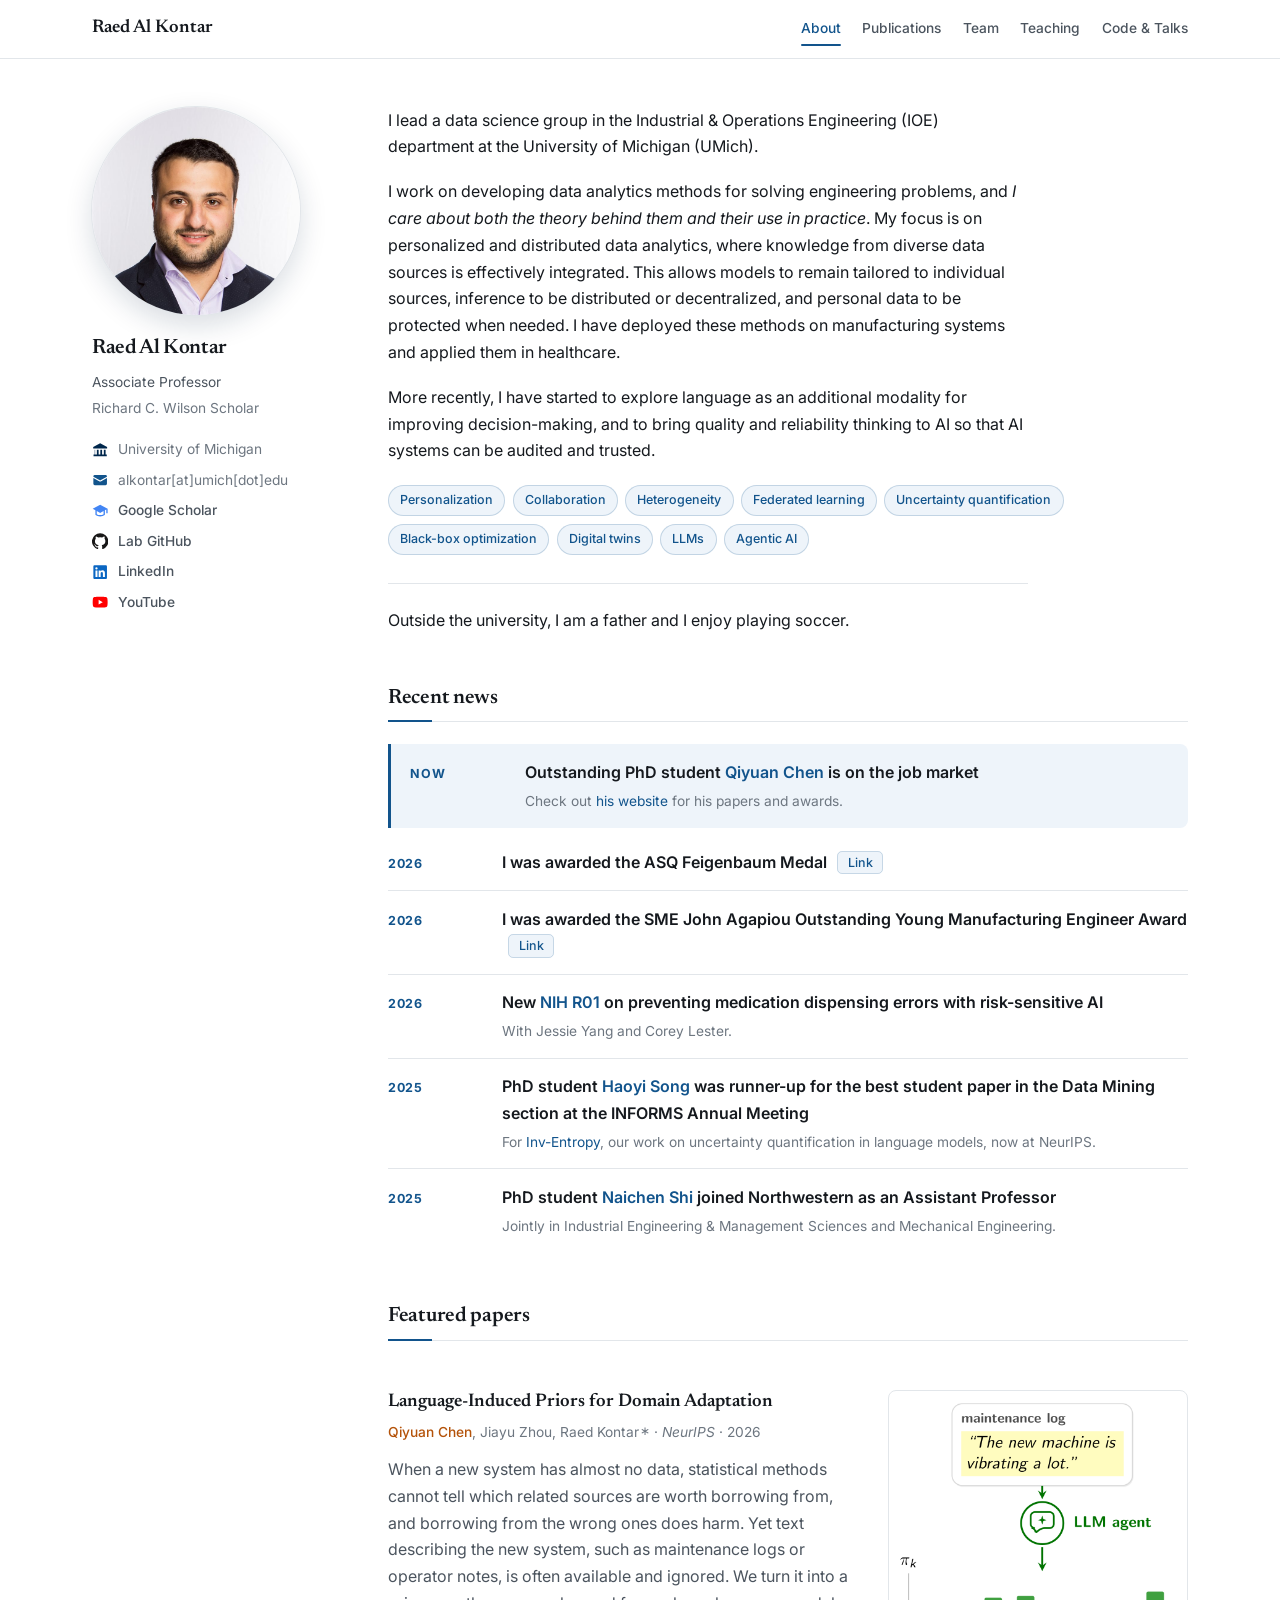
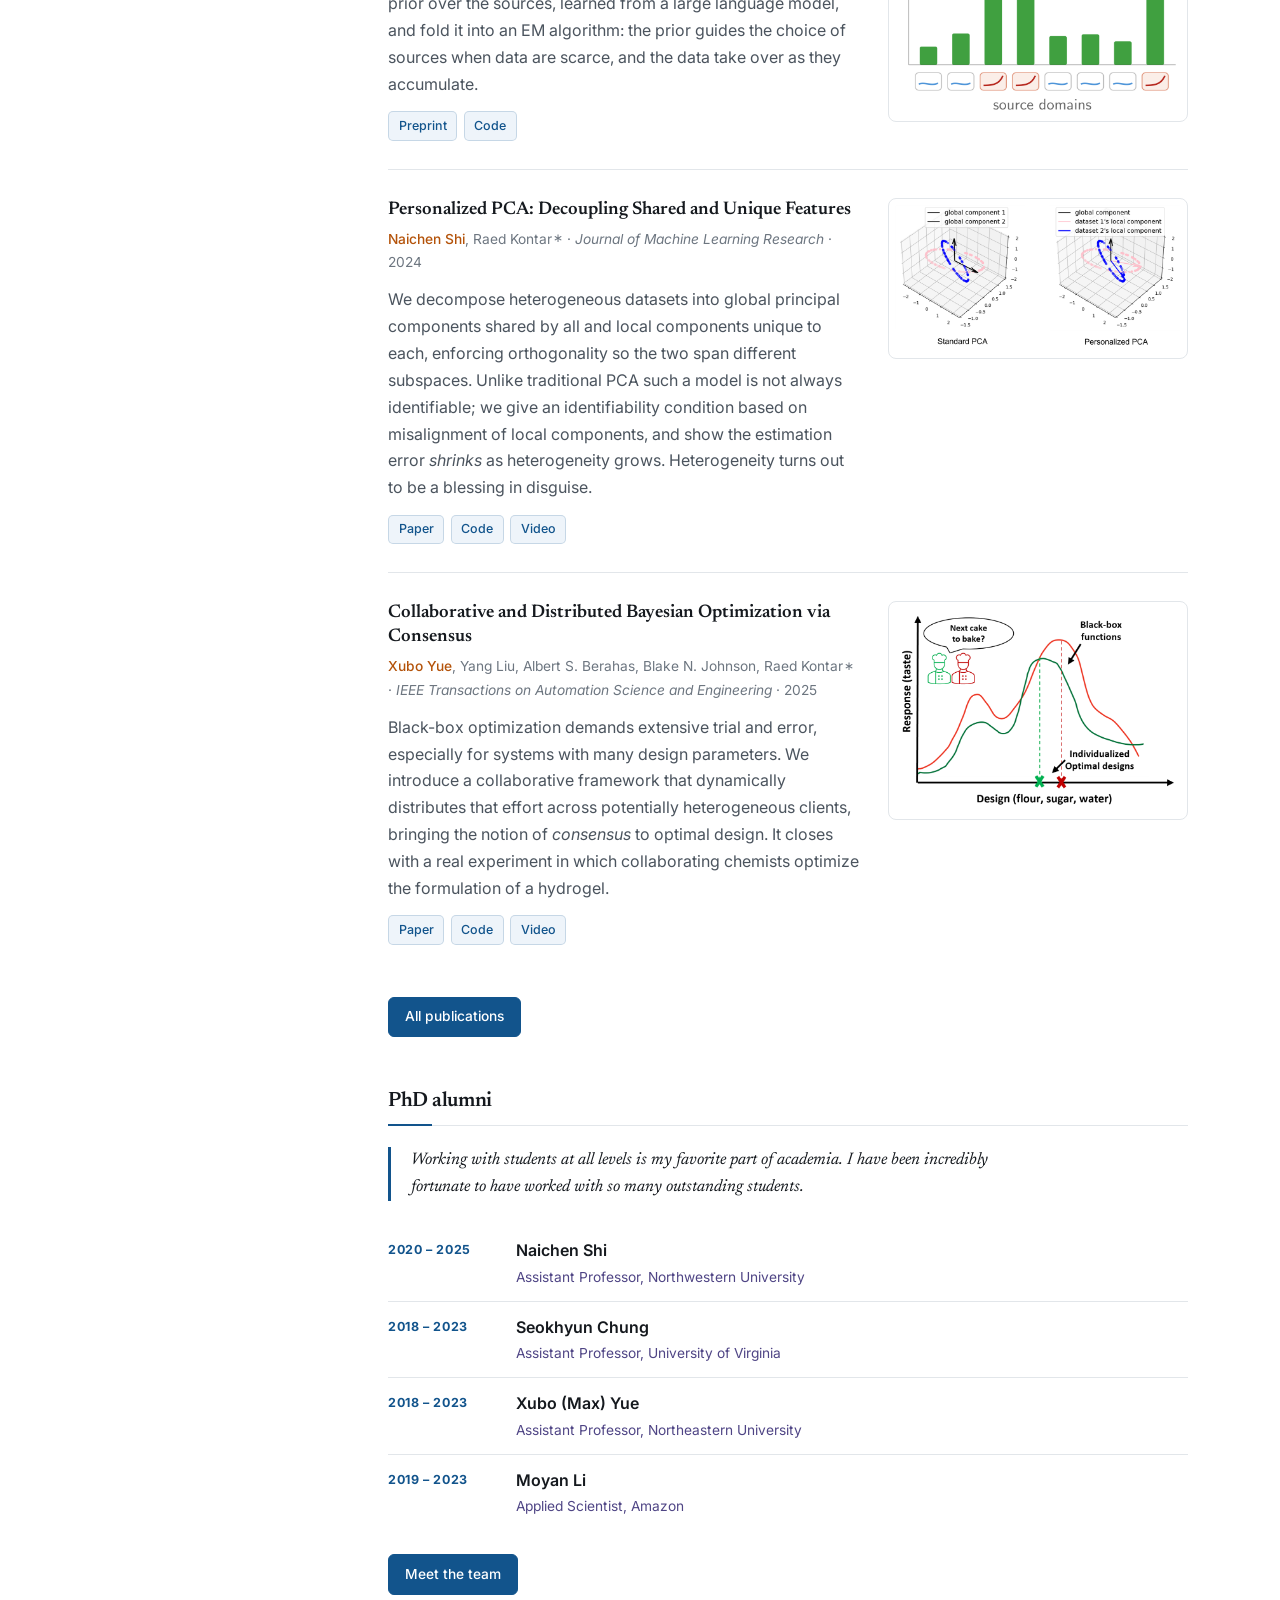
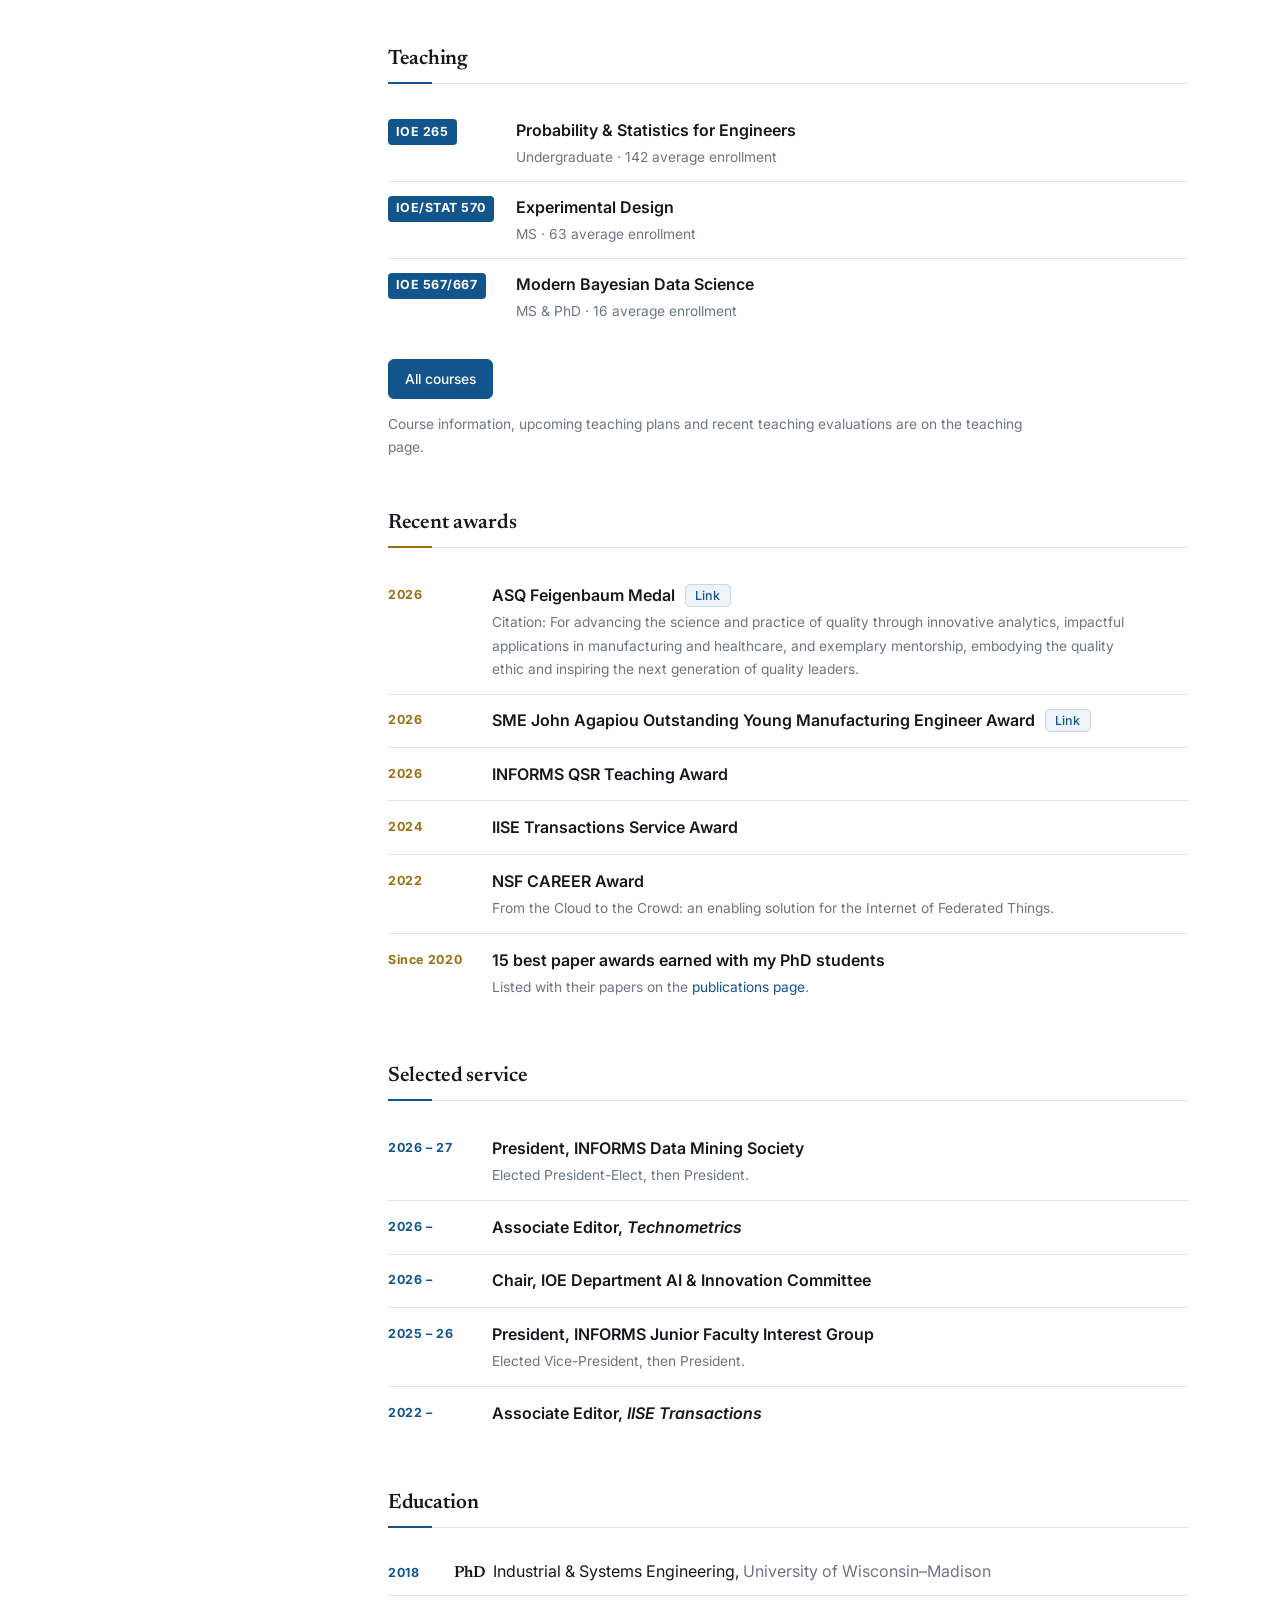
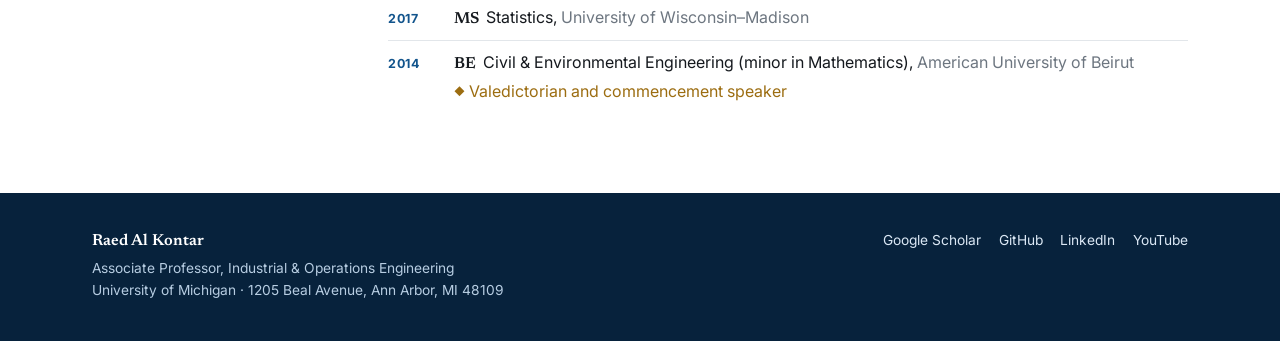
<file: index.html>
<!doctype html>
<html lang="en">
<head>
<meta charset="utf-8">
<meta name="viewport" content="width=device-width, initial-scale=1">
<title>Raed Al Kontar — University of Michigan</title>
<meta name="description" content="Raed Al Kontar is an Associate Professor of Industrial &amp; Operations Engineering at the University of Michigan, working on personalized, collaborative and distributed data analytics.">
<link rel="preconnect" href="https://fonts.googleapis.com">
<link rel="preconnect" href="https://fonts.gstatic.com" crossorigin>
<link rel="stylesheet" href="assets/css/style.css">
<script src="assets/js/nav.js" defer></script>
<link rel="canonical" href="https://alkontar.engin.umich.edu/">
<link rel="icon" href="assets/img/favicon.svg" type="image/svg+xml">
<link rel="apple-touch-icon" href="assets/img/apple-touch-icon.png">
<meta property="og:type" content="profile">
<meta property="og:site_name" content="Raed Al Kontar">
<meta property="og:title" content="Raed Al Kontar">
<meta property="og:description" content="Raed Al Kontar is an Associate Professor of Industrial &amp; Operations Engineering at the University of Michigan, working on personalized, collaborative and distributed data analytics.">
<meta property="og:url" content="https://alkontar.engin.umich.edu/">
<meta property="og:image" content="https://alkontar.engin.umich.edu/assets/img/og-card.png">
<meta property="og:image:width" content="1200">
<meta property="og:image:height" content="630">
<meta property="og:image:alt" content="Raed Al Kontar, Associate Professor of Industrial &amp; Operations Engineering at the University of Michigan">
<meta name="twitter:card" content="summary_large_image">
<meta name="twitter:title" content="Raed Al Kontar">
<meta name="twitter:description" content="Raed Al Kontar is an Associate Professor of Industrial &amp; Operations Engineering at the University of Michigan, working on personalized, collaborative and distributed data analytics.">
<meta name="twitter:image" content="https://alkontar.engin.umich.edu/assets/img/og-card.png">
<script type="application/ld+json">
{
 "@context": "https://schema.org",
 "@graph": [
  {
   "@type": "Person",
   "@id": "https://alkontar.engin.umich.edu/#raed",
   "name": "Raed Al Kontar",
   "alternateName": "Raed Kontar",
   "givenName": "Raed",
   "familyName": "Al Kontar",
   "url": "https://alkontar.engin.umich.edu/",
   "image": "https://alkontar.engin.umich.edu/assets/img/headshot.jpg",
   "jobTitle": "Associate Professor of Industrial & Operations Engineering",
   "honorificSuffix": "PhD",
   "description": "Associate Professor of Industrial & Operations Engineering at the University of Michigan, working on personalized, collaborative and distributed data analytics.",
   "worksFor": {
    "@type": "CollegeOrUniversity",
    "name": "University of Michigan",
    "url": "https://umich.edu/",
    "department": {
     "@type": "Organization",
     "name": "Industrial & Operations Engineering",
     "url": "https://ioe.engin.umich.edu/"
    }
   },
   "alumniOf": [
    {
     "@type": "CollegeOrUniversity",
     "name": "University of Wisconsin–Madison"
    },
    {
     "@type": "CollegeOrUniversity",
     "name": "American University of Beirut"
    }
   ],
   "knowsAbout": [
    "Personalization",
    "Collaborative learning",
    "Federated learning",
    "Uncertainty quantification",
    "Bayesian optimization",
    "Gaussian processes",
    "Digital twins",
    "Data analytics"
   ],
   "sameAs": [
    "https://scholar.google.com/citations?user=x0ZxAl4AAAAJ&hl=en",
    "https://www.linkedin.com/in/raed-kontar/",
    "https://github.com/UMDataScienceLab",
    "https://www.youtube.com/channel/UCuao6owUe0VOQw0CCw94xQg",
    "https://ioe.engin.umich.edu/people/al-kontar-raed/"
   ]
  },
  {
   "@type": "WebSite",
   "@id": "https://alkontar.engin.umich.edu/#website",
   "url": "https://alkontar.engin.umich.edu/",
   "name": "Raed Al Kontar",
   "inLanguage": "en",
   "publisher": {
    "@id": "https://alkontar.engin.umich.edu/#raed"
   },
   "about": {
    "@id": "https://alkontar.engin.umich.edu/#raed"
   }
  }
 ]
}
</script>
</head>
<body>
<svg xmlns="http://www.w3.org/2000/svg" style="position:absolute;width:0;height:0;overflow:hidden" aria-hidden="true" focusable="false">
  <symbol id="i-university" viewBox="0 0 24 24"><path d="M12 2 1.75 7.25V9.5h20.5V7.25L12 2Zm-8 9.5v7H2.25V21h19.5v-2.5H20v-7h-2.6v7h-2.55v-7h-2.6v7h-2.5v-7H7.15v7H4.6v-7H4Z"/></symbol>
  <symbol id="i-email" viewBox="0 0 24 24"><path d="M2 6.6A2.1 2.1 0 0 1 4.1 4.5h15.8A2.1 2.1 0 0 1 22 6.6v.35l-9.53 5.32a1 1 0 0 1-.94 0L2 6.95V6.6Zm0 2.15 9.06 5.06a2 2 0 0 0 1.88 0L22 8.75v8.65a2.1 2.1 0 0 1-2.1 2.1H4.1A2.1 2.1 0 0 1 2 17.4V8.75Z"/></symbol>
  <symbol id="i-scholar" viewBox="0 0 24 24"><path d="M12 2.5 1 8.6l4 2.22V17c0 .3.13.57.35.75C6.9 19 9.3 19.8 12 19.8s5.1-.8 6.65-2.05A.97.97 0 0 0 19 17v-6.18l2-1.11V15h2V8.6L12 2.5Zm5 13.94c-1.3.9-3.1 1.36-5 1.36s-3.7-.46-5-1.36v-4.51l4.52 2.5a1 1 0 0 0 .96 0L17 11.93v4.51Z"/></symbol>
  <symbol id="i-github" viewBox="0 0 24 24"><path d="M12 .3a12 12 0 0 0-3.8 23.4c.6.1.83-.26.83-.58v-2.03c-3.34.72-4.04-1.61-4.04-1.61-.55-1.39-1.34-1.76-1.34-1.76-1.08-.75.09-.73.09-.73 1.2.08 1.83 1.23 1.83 1.23 1.07 1.83 2.8 1.3 3.49 1 .1-.78.42-1.3.76-1.6-2.67-.3-5.47-1.33-5.47-5.93 0-1.31.47-2.38 1.24-3.22-.13-.3-.54-1.52.11-3.18 0 0 1.01-.32 3.3 1.23a11.5 11.5 0 0 1 6.01 0c2.29-1.55 3.3-1.23 3.3-1.23.65 1.66.24 2.88.12 3.18.77.84 1.23 1.91 1.23 3.22 0 4.61-2.8 5.63-5.48 5.92.43.37.81 1.1.81 2.22v3.29c0 .32.22.69.83.58A12 12 0 0 0 12 .3Z"/></symbol>
  <symbol id="i-linkedin" viewBox="0 0 24 24"><path d="M20.45 2H3.55A1.55 1.55 0 0 0 2 3.55v16.9A1.55 1.55 0 0 0 3.55 22h16.9A1.55 1.55 0 0 0 22 20.45V3.55A1.55 1.55 0 0 0 20.45 2ZM8.05 19H5.1V9.5h2.95V19ZM6.57 8.2a1.71 1.71 0 1 1 0-3.42 1.71 1.71 0 0 1 0 3.42ZM19 19h-2.94v-4.62c0-1.1-.02-2.52-1.54-2.52-1.54 0-1.77 1.2-1.77 2.44V19H9.8V9.5h2.83v1.3h.04a3.1 3.1 0 0 1 2.79-1.53c2.98 0 3.54 1.96 3.54 4.52V19Z"/></symbol>
  <symbol id="i-youtube" viewBox="0 0 24 24"><path d="M22.54 6.42a2.78 2.78 0 0 0-1.95-1.97C18.88 4 12 4 12 4s-6.88 0-8.59.45a2.78 2.78 0 0 0-1.95 1.97A29.1 29.1 0 0 0 1 12a29.1 29.1 0 0 0 .46 5.58 2.78 2.78 0 0 0 1.95 1.97C5.12 20 12 20 12 20s6.88 0 8.59-.45a2.78 2.78 0 0 0 1.95-1.97A29.1 29.1 0 0 0 23 12a29.1 29.1 0 0 0-.46-5.58ZM9.75 15.57V8.43L15.82 12l-6.07 3.57Z"/></symbol>
</svg>
<a class="skip-link" href="#main">Skip to content</a>

<header class="masthead">
  <div class="wrap">
    <a class="masthead__name" href="index.html">Raed Al Kontar</a>
    <button class="nav-toggle" type="button" aria-expanded="false" aria-controls="primary-nav" hidden>
      Menu<svg aria-hidden="true" viewBox="0 0 16 16"><path d="M3.5 6 8 10.5 12.5 6"/></svg>
    </button>
    <nav id="primary-nav" aria-label="Primary">
      <a href="index.html" aria-current="page">About</a>
      <a href="publications.html">Publications</a>
      <a href="team.html">Team</a>
      <a href="teaching.html">Teaching</a>
      <a href="code-talks.html">Code &amp; Talks</a>
    </nav>
  </div>
</header>

<div class="wrap layout">

  <aside class="sidebar">
    <img class="sidebar__photo" src="assets/img/headshot.jpg" alt="Raed Al Kontar">
    <div>
      <div class="sidebar__name">Raed Al Kontar</div>
      <p class="sidebar__role">Associate Professor</p>
      <div class="sidebar__scholar">Richard C. Wilson Scholar</div>
      <ul class="sidebar__meta">
        <li><svg class="ico ico--university" aria-hidden="true"><use href="#i-university"/></svg><span>University of Michigan</span></li>
        <li><svg class="ico ico--email" aria-hidden="true"><use href="#i-email"/></svg><span>alkontar[at]umich[dot]edu</span></li>
        <li><svg class="ico ico--scholar" aria-hidden="true"><use href="#i-scholar"/></svg><a href="https://scholar.google.com/citations?user=x0ZxAl4AAAAJ&amp;hl=en">Google Scholar</a></li>
        <li><svg class="ico ico--github" aria-hidden="true"><use href="#i-github"/></svg><a href="https://github.com/UMDataScienceLab">Lab GitHub</a></li>
        <li><svg class="ico ico--linkedin" aria-hidden="true"><use href="#i-linkedin"/></svg><a href="https://www.linkedin.com/in/raed-kontar/">LinkedIn</a></li>
        <li><svg class="ico ico--youtube" aria-hidden="true"><use href="#i-youtube"/></svg><a href="https://www.youtube.com/channel/UCuao6owUe0VOQw0CCw94xQg">YouTube</a></li>
      </ul>
    </div>
  </aside>

  <main class="content" id="main">

    <section>
      <h1 class="visually-hidden">Raed Al Kontar</h1>
      <p class="lede">I lead a data science group in the Industrial &amp; Operations Engineering
         (IOE) department at the University of Michigan (UMich).</p>
      <p class="intro">I work on developing data analytics methods for solving
         engineering problems, and <em>I care about both the theory behind them and their use in
         practice</em>. My focus is on personalized and distributed data analytics, where knowledge from
         diverse data sources is effectively integrated. This allows models to remain tailored to
         individual sources, inference to be distributed or decentralized, and personal data to be
         protected when needed. I have deployed these methods on manufacturing systems and applied
         them in healthcare.</p>
      <p class="intro">More recently, I have started to explore language as an additional modality
         for improving decision-making, and to bring quality and reliability thinking to AI so that
         AI systems can be audited and trusted.</p>
      <div class="keywords" style="margin-top:1.3rem;">
        <span class="keyword">Personalization</span>
        <span class="keyword">Collaboration</span>
        <span class="keyword">Heterogeneity</span>
        <span class="keyword">Federated learning</span>
        <span class="keyword">Uncertainty quantification</span>
        <span class="keyword">Black-box optimization</span>
        <span class="keyword">Digital twins</span>
        <span class="keyword">LLMs</span>
        <span class="keyword">Agentic AI</span>
      </div>
      <div class="personal">
        <p class="personal__line">Outside the university, I am a father and I enjoy playing soccer.</p>
      </div>
    </section>

    <section>
      <h2 class="h-sec">Recent news</h2>
      <ul class="news">
        <li class="is-live">
          <div class="news__date">Now</div>
          <div class="news__body">
            <p class="news__what">Outstanding PhD student
               <a href="https://qiyuan-chen.com/">Qiyuan Chen</a> is on the job market</p>
            <p>Check out <a href="https://qiyuan-chen.com/">his website</a> for his papers and
               awards.</p>
          </div>
        </li>
        <li>
          <div class="news__date">2026</div>
          <div class="news__body">
            <p class="news__what">I was awarded the ASQ Feigenbaum Medal
               <a class="chip" href="https://asq.org/about-asq/asq-awards/2026-recipients">Link</a></p>
          </div>
        </li>
        <li>
          <div class="news__date">2026</div>
          <div class="news__body">
            <p class="news__what">I was awarded the SME John Agapiou Outstanding Young
               Manufacturing Engineer Award
               <a class="chip" href="https://www.sme.org/aboutsme/newsroom/press-releases/2026/sme-announces-2026-john-agapiou-outstanding-young-manufacturing-engineer-awardees/">Link</a></p>
          </div>
        </li>
        <li>
          <div class="news__date">2026</div>
          <div class="news__body">
            <p class="news__what">New
               <a href="https://news.umich.edu/teaching-aiand-humansto-prevent-medication-dispensing-errors/">NIH
               R01</a> on preventing medication dispensing errors with risk-sensitive AI</p>
            <p>With Jessie Yang and Corey Lester.</p>
          </div>
        </li>
        <li>
          <div class="news__date">2025</div>
          <div class="news__body">
            <p class="news__what">PhD student <a href="team.html">Haoyi Song</a> was runner-up
               for the best student paper in the Data Mining section at the INFORMS Annual
               Meeting</p>
            <p>For <a href="https://proceedings.neurips.cc/paper_files/paper/2025/hash/9afca5107064eb89546fabb4abc379a7-Abstract-Conference.html">Inv-Entropy</a>, our work on
               uncertainty quantification in language models, now at NeurIPS.</p>
          </div>
        </li>
        <li>
          <div class="news__date">2025</div>
          <div class="news__body">
            <p class="news__what">PhD student <a href="team.html">Naichen Shi</a> joined
               Northwestern as an Assistant Professor</p>
            <p>Jointly in Industrial Engineering &amp; Management Sciences and Mechanical
               Engineering.</p>
          </div>
        </li>
      </ul>
    </section>

    <section>
      <h2 class="h-sec">Featured papers</h2>

      <article class="feature">
        <div>
          <h3><a href="https://arxiv.org/abs/2605.14301">Language-Induced Priors for Domain
            Adaptation</a></h3>
          <p class="feature__meta">
            <span class="au-student">Qiyuan Chen</span>, Jiayu Zhou,
            Raed Kontar<span class="au-corr"><span class="visually-hidden"> (corresponding author)</span></span> &middot;
            <em>NeurIPS</em> &middot; 2026
          </p>
          <div class="feature__body">
            <p>When a new system has almost no data, statistical methods cannot tell which related
               sources are worth borrowing from, and borrowing from the wrong ones does harm. Yet
               text describing the new system, such as maintenance logs or operator notes, is often
               available and ignored. We turn it into a prior over the sources, learned from a large
               language model, and fold it into an EM algorithm: the prior guides the choice of
               sources when data are scarce, and the data take over as they accumulate.</p>
          </div>
          <div class="chips">
            <a class="chip" href="https://arxiv.org/abs/2605.14301">Preprint</a>
            <a class="chip" href="https://github.com/UMDataScienceLab/LIP-EM">Code</a>
          </div>
        </div>
        <a class="feature__fig" href="assets/img/papers/lip.png">
          <img src="assets/img/papers/lip.png"
               alt="A maintenance log note passed to an LLM agent, which gives each source domain a prior probability of being relevant">
        </a>
      </article>

      <article class="feature">
        <div>
          <h3><a href="https://www.jmlr.org/papers/v25/22-0810.html">Personalized PCA: Decoupling
            Shared and Unique Features</a></h3>
          <p class="feature__meta">
            <span class="au-student">Naichen Shi</span>,
            Raed Kontar<span class="au-corr"><span class="visually-hidden"> (corresponding author)</span></span> &middot;
            <em>Journal of Machine Learning Research</em> &middot; 2024
          </p>
          <div class="feature__body">
            <p>We decompose heterogeneous datasets into global principal components shared by all
               and local components unique to each, enforcing orthogonality so the two span
               different subspaces. Unlike traditional PCA such a model is not always identifiable;
               we give an identifiability condition based on misalignment of local components, and
               show the estimation error <em>shrinks</em> as heterogeneity grows. Heterogeneity turns
               out to be a blessing in disguise.</p>
          </div>
          <div class="chips">
            <a class="chip" href="https://www.jmlr.org/papers/v25/22-0810.html">Paper</a>
            <a class="chip" href="https://github.com/UMDataScienceLab/Personalized_PCA">Code</a>
            <a class="chip" href="https://www.youtube.com/watch?v=9XWY745ZFPM">Video</a>
          </div>
        </div>
        <a class="feature__fig" href="assets/img/papers/personalized-pca.png">
          <img src="assets/img/papers/personalized-pca.png"
               alt="Standard PCA against personalized PCA: global and per-dataset local components">
        </a>
      </article>

      <article class="feature">
        <div>
          <h3><a href="https://ieeexplore.ieee.org/document/10839380">Collaborative and
            Distributed Bayesian Optimization via Consensus</a></h3>
          <p class="feature__meta">
            <span class="au-student">Xubo Yue</span>, Yang Liu, Albert S. Berahas, Blake N. Johnson,
            Raed Kontar<span class="au-corr"><span class="visually-hidden"> (corresponding author)</span></span> &middot;
            <em>IEEE Transactions on Automation Science and Engineering</em> &middot; 2025
          </p>
          <div class="feature__body">
            <p>Black-box optimization demands extensive trial and error, especially for systems with
               many design parameters. We introduce a collaborative framework that dynamically
               distributes that effort across potentially heterogeneous clients, bringing the notion
               of <em>consensus</em> to optimal design. It closes with a real experiment in which
               collaborating chemists optimize the formulation of a hydrogel.</p>
          </div>
          <div class="chips">
            <a class="chip" href="https://ieeexplore.ieee.org/document/10839380">Paper</a>
            <a class="chip" href="https://github.com/UMDataScienceLab/Consensus_Bayesian_Opt">Code</a>
            <a class="chip" href="https://www.youtube.com/watch?v=DWZ_34CAZuw">Video</a>
          </div>
        </div>
        <a class="feature__fig" href="assets/img/papers/collaborative-bo.png">
          <img src="assets/img/papers/collaborative-bo.png"
               alt="Two clients' black-box response curves converging on individualized optimal designs">
        </a>
      </article>

      <div class="btn-row" style="margin-top:1.5rem;">
        <a class="btn btn--solid" href="publications.html">All publications</a>
      </div>
    </section>

    <section>
      <h2 class="h-sec">PhD alumni</h2>
      <blockquote class="quote quote--brand">
        <p>Working with students at all levels is my favorite part of academia. I have been
           incredibly fortunate to have worked with so many outstanding students.</p>
      </blockquote>
      <ul class="placements">
        <li>
          <div class="placements__yrs">2020 – 2025</div>
          <div>
            <div class="placements__who"><a href="https://naichenshi.github.io/">Naichen Shi</a></div>
            <p class="placements__where">Assistant Professor, Northwestern University</p>
          </div>
        </li>
        <li>
          <div class="placements__yrs">2018 – 2023</div>
          <div>
            <div class="placements__who"><a href="https://seokhyun-chung.github.io/">Seokhyun Chung</a></div>
            <p class="placements__where">Assistant Professor, University of Virginia</p>
          </div>
        </li>
        <li>
          <div class="placements__yrs">2018 – 2023</div>
          <div>
            <div class="placements__who"><a href="https://sites.google.com/a/umich.edu/maxyxb/">Xubo (Max) Yue</a></div>
            <p class="placements__where">Assistant Professor, Northeastern University</p>
          </div>
        </li>
        <li>
          <div class="placements__yrs">2019 – 2023</div>
          <div>
            <div class="placements__who"><a href="https://scholar.google.com/citations?user=nFWIq40AAAAJ&amp;hl=en">Moyan Li</a></div>
            <p class="placements__where">Applied Scientist, Amazon</p>
          </div>
        </li>
      </ul>
      <div class="btn-row" style="margin-top:1.5rem;">
        <a class="btn btn--solid" href="team.html">Meet the team</a>
      </div>
    </section>

    <section>
      <h2 class="h-sec">Teaching</h2>
      <ul class="tcourses">
        <li>
          <div class="tcourses__code">IOE 265</div>
          <div>
            <div class="tcourses__name">Probability &amp; Statistics for Engineers</div>
            <p class="tcourses__stat">Undergraduate &middot; 142 average enrollment</p>
          </div>
        </li>
        <li>
          <div class="tcourses__code">IOE/STAT 570</div>
          <div>
            <div class="tcourses__name">Experimental Design</div>
            <p class="tcourses__stat">MS &middot; 63 average enrollment</p>
          </div>
        </li>
        <li>
          <div class="tcourses__code">IOE 567/667</div>
          <div>
            <div class="tcourses__name">Modern Bayesian Data Science</div>
            <p class="tcourses__stat">MS &amp; PhD &middot; 16 average enrollment</p>
          </div>
        </li>
      </ul>
      <div class="btn-row" style="margin-top:1.5rem;">
        <a class="btn btn--solid" href="teaching.html">All courses</a>
      </div>
      <p class="sub" style="margin:.85rem 0 0;">Course information, upcoming teaching plans and
        recent teaching evaluations are on the teaching page.</p>
    </section>

    <section>
      <h2 class="h-sec h-sec--gold">Recent awards</h2>
      <ul class="awards">
        <li>
          <div class="awards__yr">2026</div>
          <div>
            <div class="awards__what">ASQ Feigenbaum Medal
              <a class="chip" href="https://asq.org/about-asq/asq-awards/2026-recipients">Link</a></div>
            <p class="awards__note">Citation: For advancing the science and practice of quality through
              innovative analytics, impactful applications in manufacturing and healthcare, and
              exemplary mentorship, embodying the quality ethic and inspiring the next generation
              of quality leaders.</p>
          </div>
        </li>
        <li>
          <div class="awards__yr">2026</div>
          <div>
            <div class="awards__what">SME John Agapiou Outstanding Young Manufacturing Engineer Award
              <a class="chip" href="https://www.sme.org/aboutsme/newsroom/press-releases/2026/sme-announces-2026-john-agapiou-outstanding-young-manufacturing-engineer-awardees/">Link</a></div>
          </div>
        </li>
        <li>
          <div class="awards__yr">2026</div>
          <div>
            <div class="awards__what">INFORMS QSR Teaching Award</div>
          </div>
        </li>
        <li>
          <div class="awards__yr">2024</div>
          <div>
            <div class="awards__what">IISE Transactions Service Award</div>
          </div>
        </li>
        <li>
          <div class="awards__yr">2022</div>
          <div>
            <div class="awards__what">NSF CAREER Award</div>
            <p class="awards__note">From the Cloud to the Crowd: an enabling solution for the
               Internet of Federated Things.</p>
          </div>
        </li>
        <li>
          <div class="awards__yr">Since 2020</div>
          <div>
            <div class="awards__what">15 best paper awards earned with my PhD students</div>
            <p class="awards__note">Listed with their papers on the
               <a href="publications.html">publications page</a>.</p>
          </div>
        </li>
      </ul>
    </section>

    <section>
      <h2 class="h-sec">Selected service</h2>
      <ul class="awards awards--service">
        <li>
          <div class="awards__yr">2026 – 27</div>
          <div>
            <div class="awards__what">President, INFORMS Data Mining Society</div>
            <p class="awards__note">Elected President-Elect, then President.</p>
          </div>
        </li>
        <li>
          <div class="awards__yr">2026 –</div>
          <div>
            <div class="awards__what">Associate Editor, <em>Technometrics</em></div>
          </div>
        </li>
        <li>
          <div class="awards__yr">2026 –</div>
          <div>
            <div class="awards__what">Chair, IOE Department AI &amp; Innovation Committee</div>
          </div>
        </li>
        <li>
          <div class="awards__yr">2025 – 26</div>
          <div>
            <div class="awards__what">President, INFORMS Junior Faculty Interest Group</div>
            <p class="awards__note">Elected Vice-President, then President.</p>
          </div>
        </li>
        <li>
          <div class="awards__yr">2022 –</div>
          <div>
            <div class="awards__what">Associate Editor, <em>IISE Transactions</em></div>
          </div>
        </li>
      </ul>
    </section>

    <section>
      <h2 class="h-sec">Education</h2>
      <ul class="edu">
        <li>
          <div class="edu__yr">2018</div>
          <div class="edu__what"><strong>PhD</strong> Industrial &amp; Systems Engineering,
            <span class="edu__where">University of Wisconsin–Madison</span></div>
        </li>
        <li>
          <div class="edu__yr">2017</div>
          <div class="edu__what"><strong>MS</strong> Statistics,
            <span class="edu__where">University of Wisconsin–Madison</span></div>
        </li>
        <li>
          <div class="edu__yr">2014</div>
          <div class="edu__what"><strong>BE</strong> Civil &amp; Environmental Engineering
            (minor in Mathematics), <span class="edu__where">American University of Beirut</span>
            <span class="edu__note">Valedictorian and commencement speaker</span></div>
        </li>
      </ul>
    </section>

  </main>
</div>

<footer class="footer">
  <div class="wrap">
    <div>
      <strong>Raed Al Kontar</strong>
      Associate Professor, Industrial &amp; Operations Engineering<br>
      University of Michigan &middot; 1205 Beal Avenue, Ann Arbor, MI 48109
    </div>
    <div class="footer__social">
      <a href="https://scholar.google.com/citations?user=x0ZxAl4AAAAJ&amp;hl=en">Google Scholar</a>
      <a href="https://github.com/UMDataScienceLab">GitHub</a>
      <a href="https://www.linkedin.com/in/raed-kontar/">LinkedIn</a>
      <a href="https://www.youtube.com/channel/UCuao6owUe0VOQw0CCw94xQg">YouTube</a>
    </div>
  </div>
</footer>

</body>
</html>
</file>
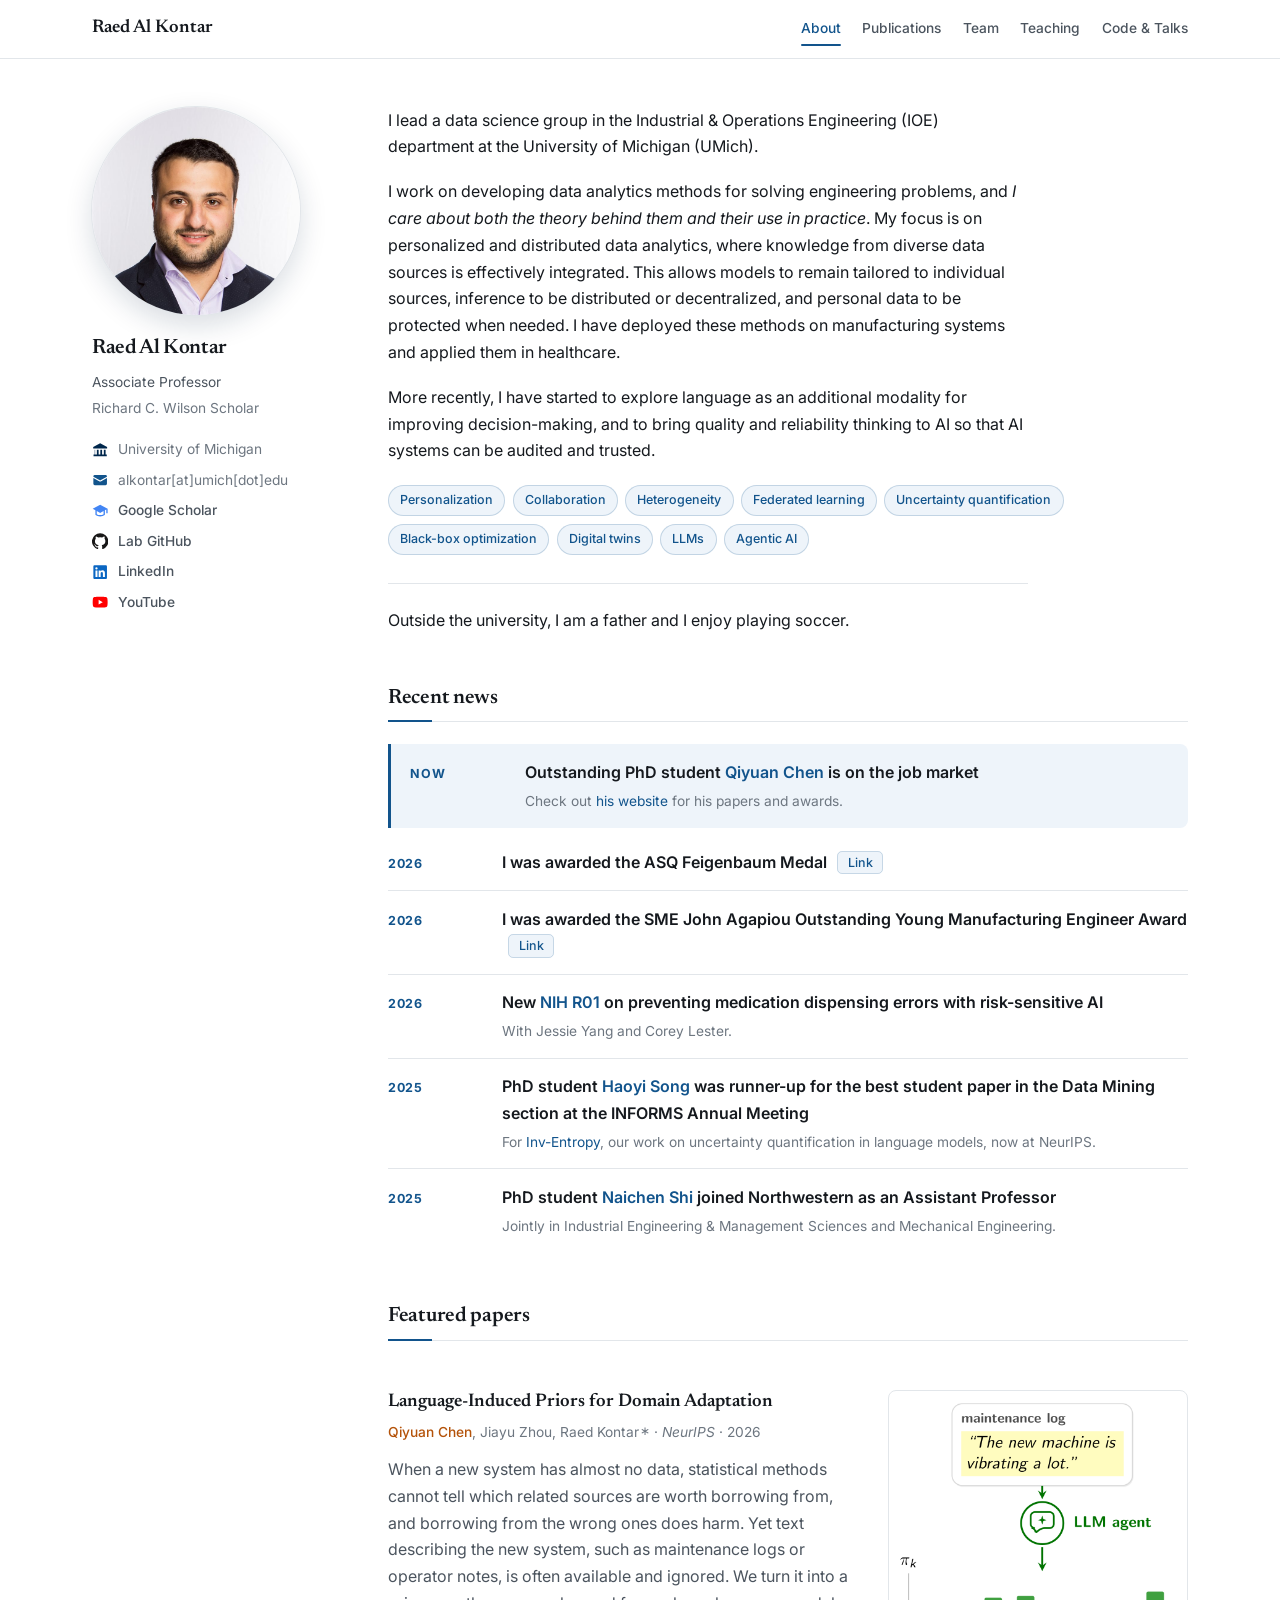
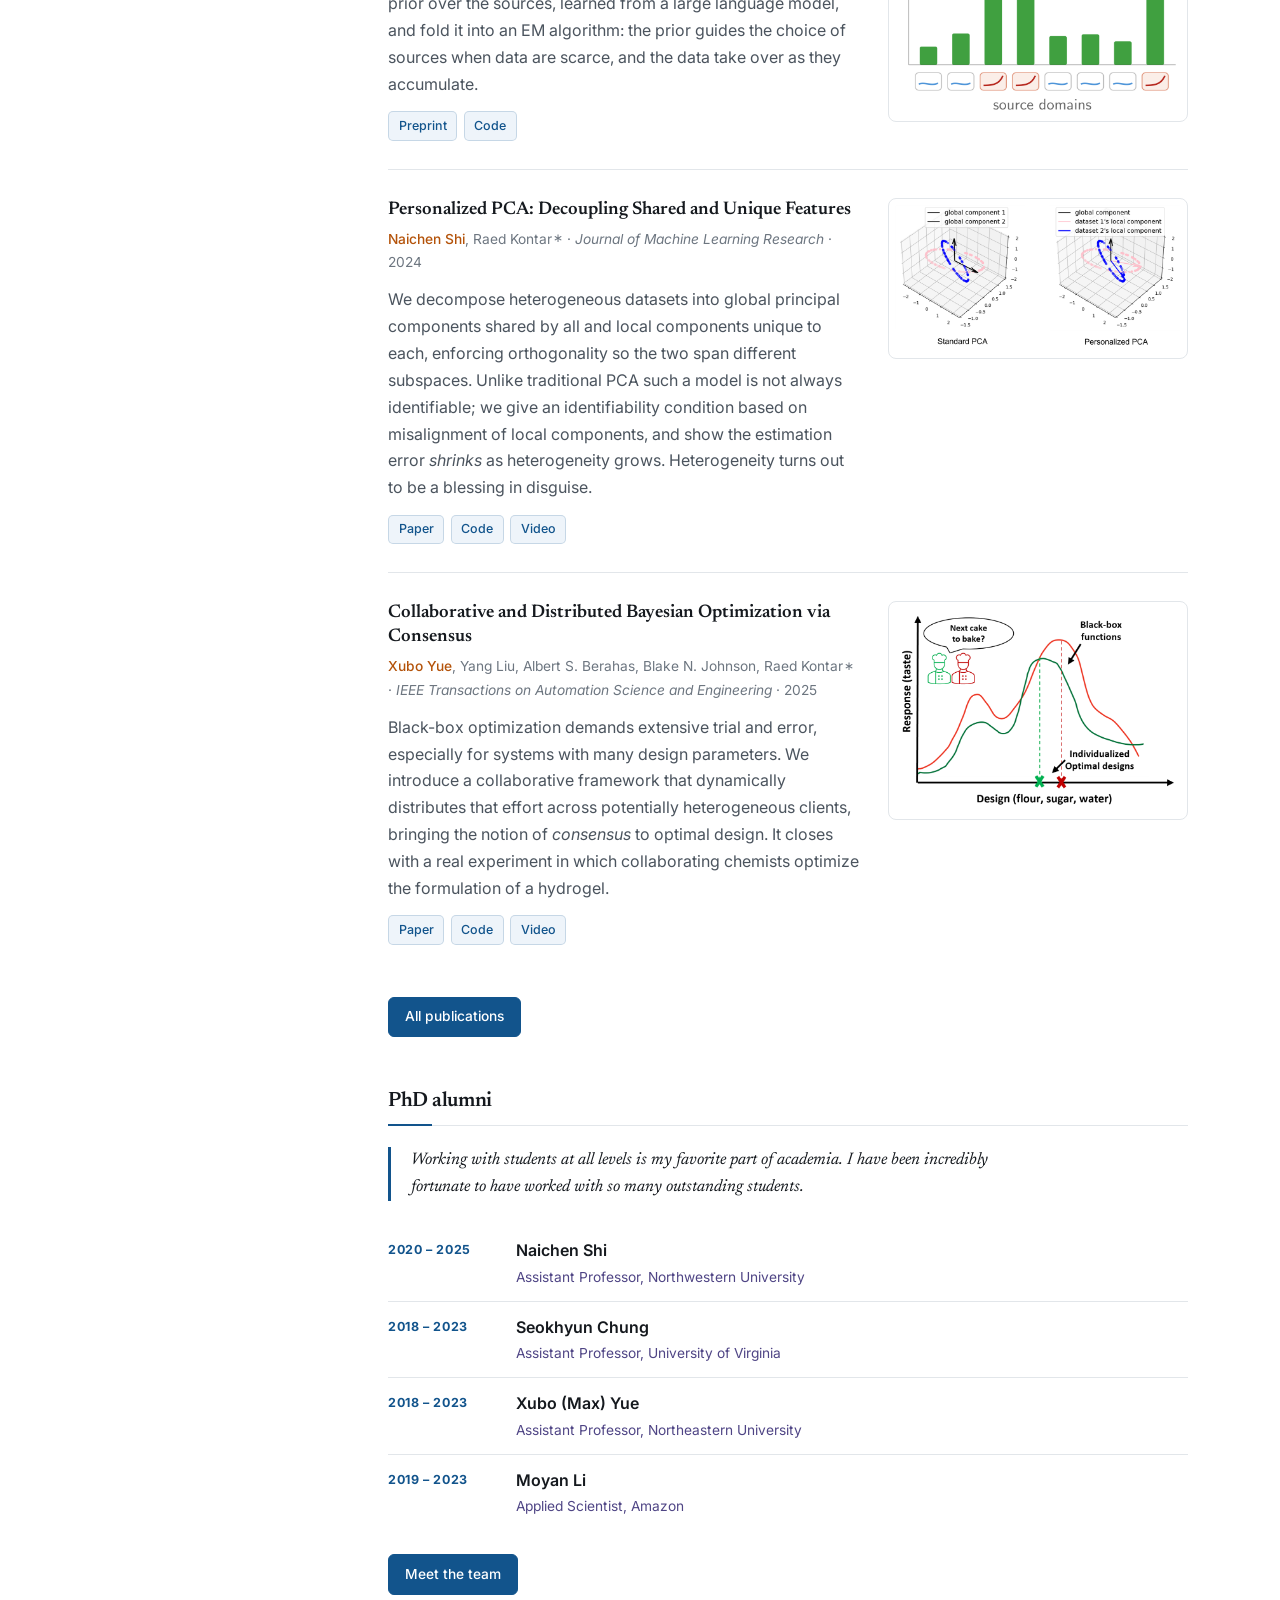
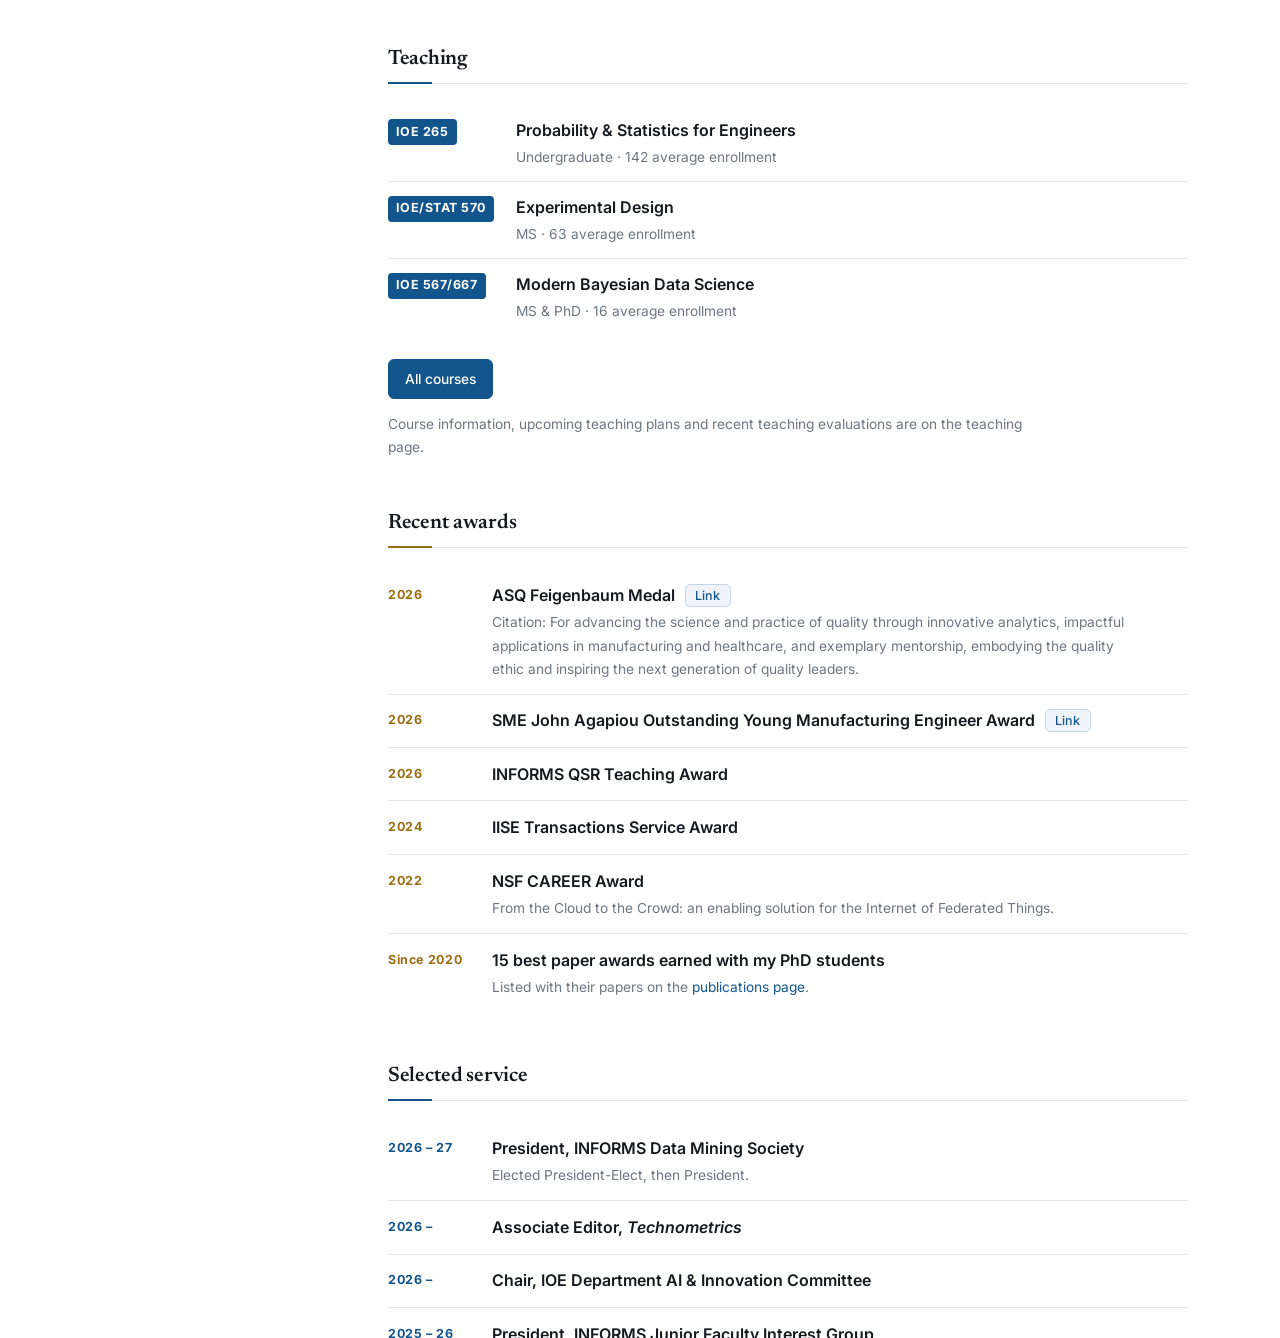
<file: applications/index.html>
<!doctype html>
<html lang="en">
<head>
<meta charset="utf-8">
<title>Raed Al Kontar</title>
<link rel="canonical" href="https://alkontar.engin.umich.edu/">
<meta http-equiv="refresh" content="0; url=../">
</head>
<body>
<p>This page has moved to <a href="../">https://alkontar.engin.umich.edu/</a>.</p>
</body>
</html>
</file>
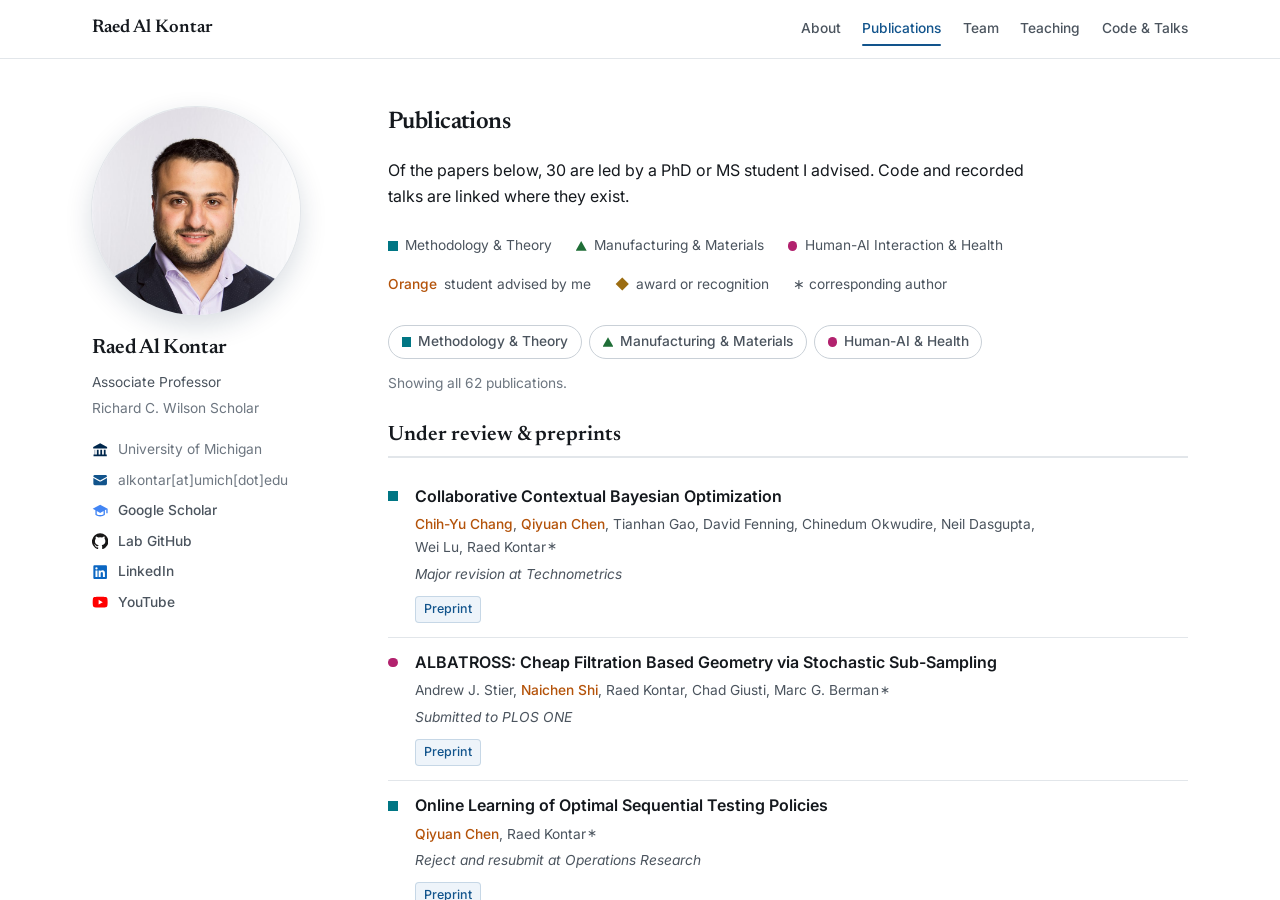
<file: best-paper-award/index.html>
<!doctype html>
<html lang="en">
<head>
<meta charset="utf-8">
<title>Publications</title>
<link rel="canonical" href="https://alkontar.engin.umich.edu/publications.html">
<meta http-equiv="refresh" content="0; url=../publications.html">
</head>
<body>
<p>This page has moved to <a href="../publications.html">https://alkontar.engin.umich.edu/publications.html</a>.</p>
</body>
</html>
</file>
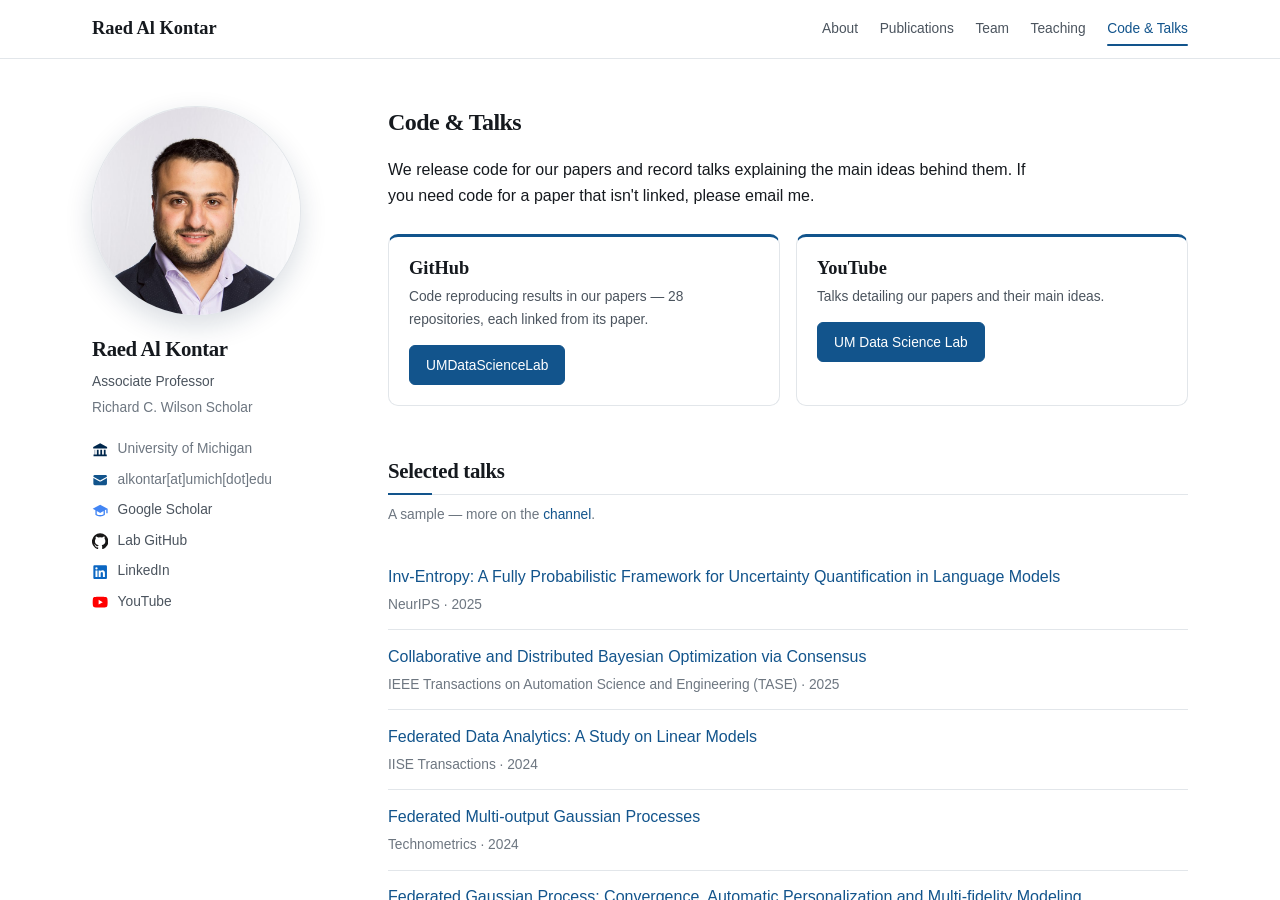
<file: code-talks/index.html>
<!doctype html>
<html lang="en">
<head>
<meta charset="utf-8">
<title>Code &amp; Talks</title>
<link rel="canonical" href="https://alkontar.engin.umich.edu/code-talks.html">
<meta http-equiv="refresh" content="0; url=../code-talks.html">
</head>
<body>
<p>This page has moved to <a href="../code-talks.html">https://alkontar.engin.umich.edu/code-talks.html</a>.</p>
</body>
</html>
</file>
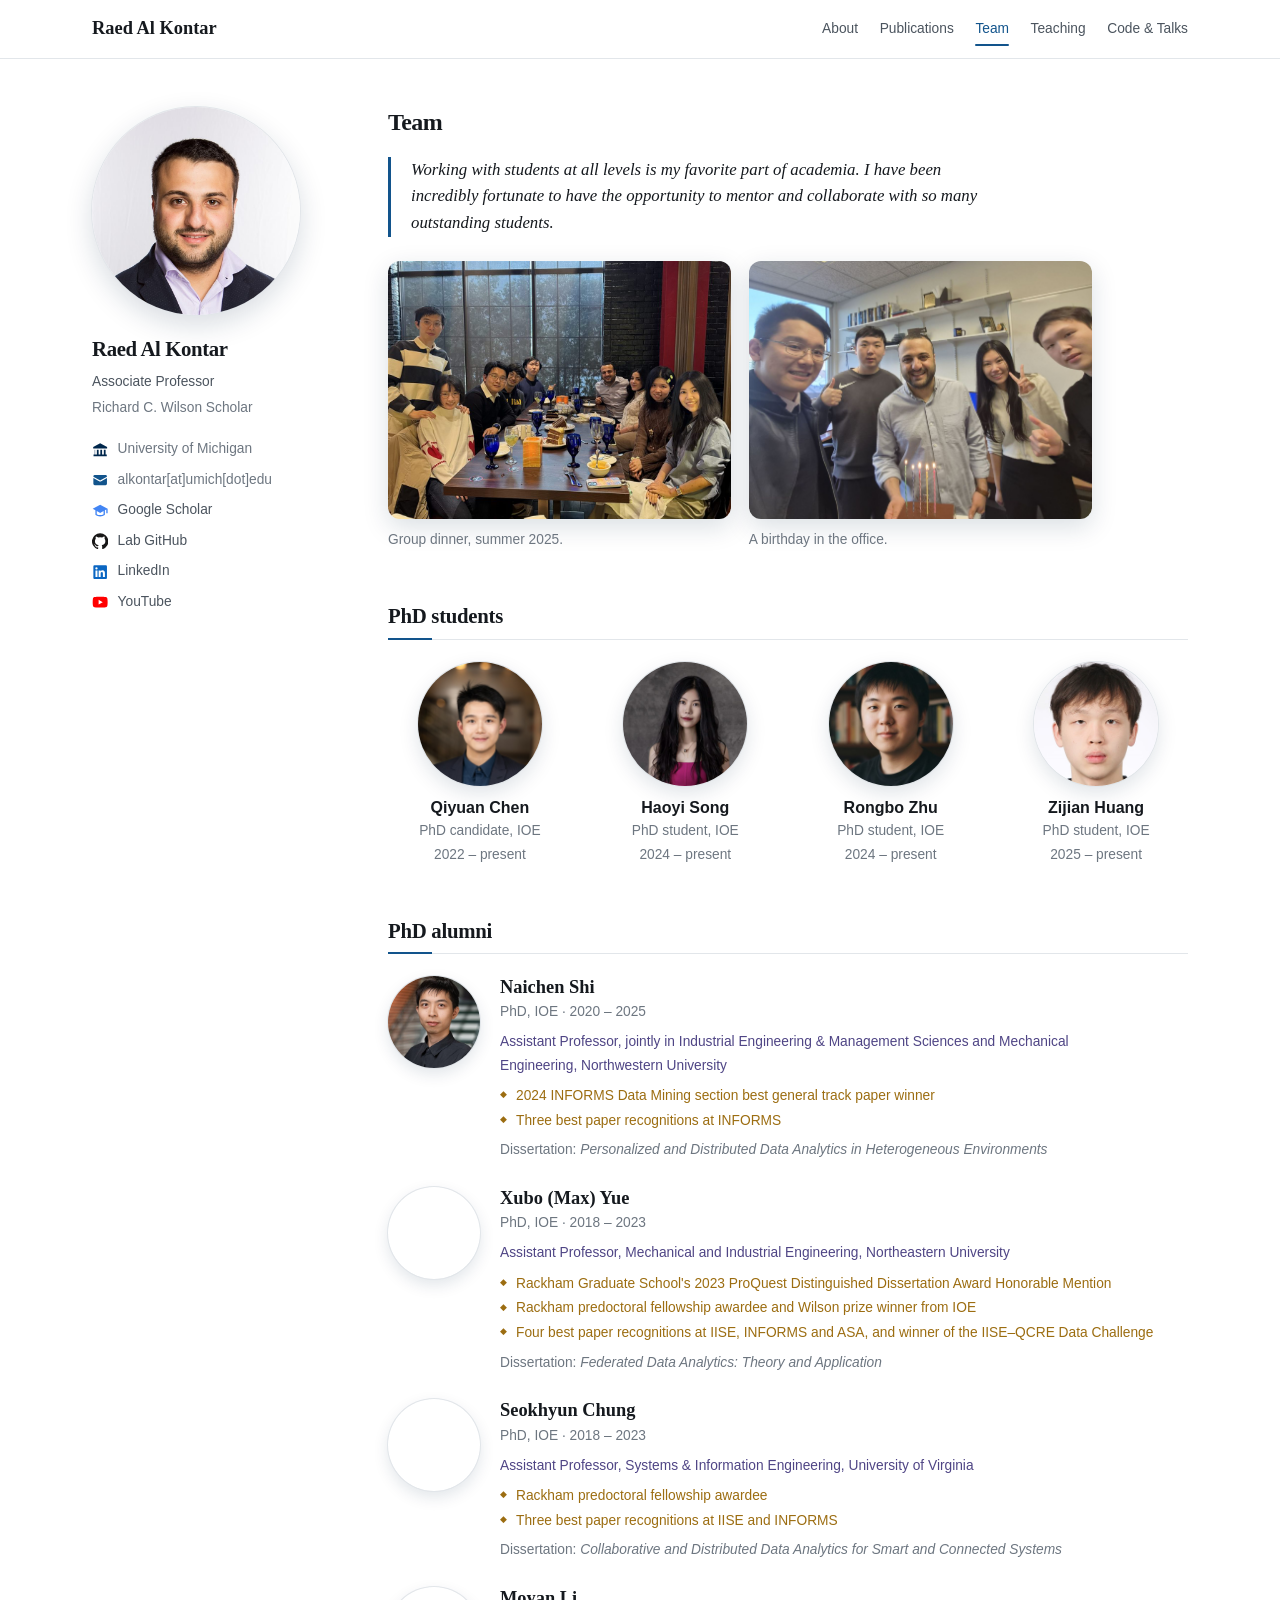
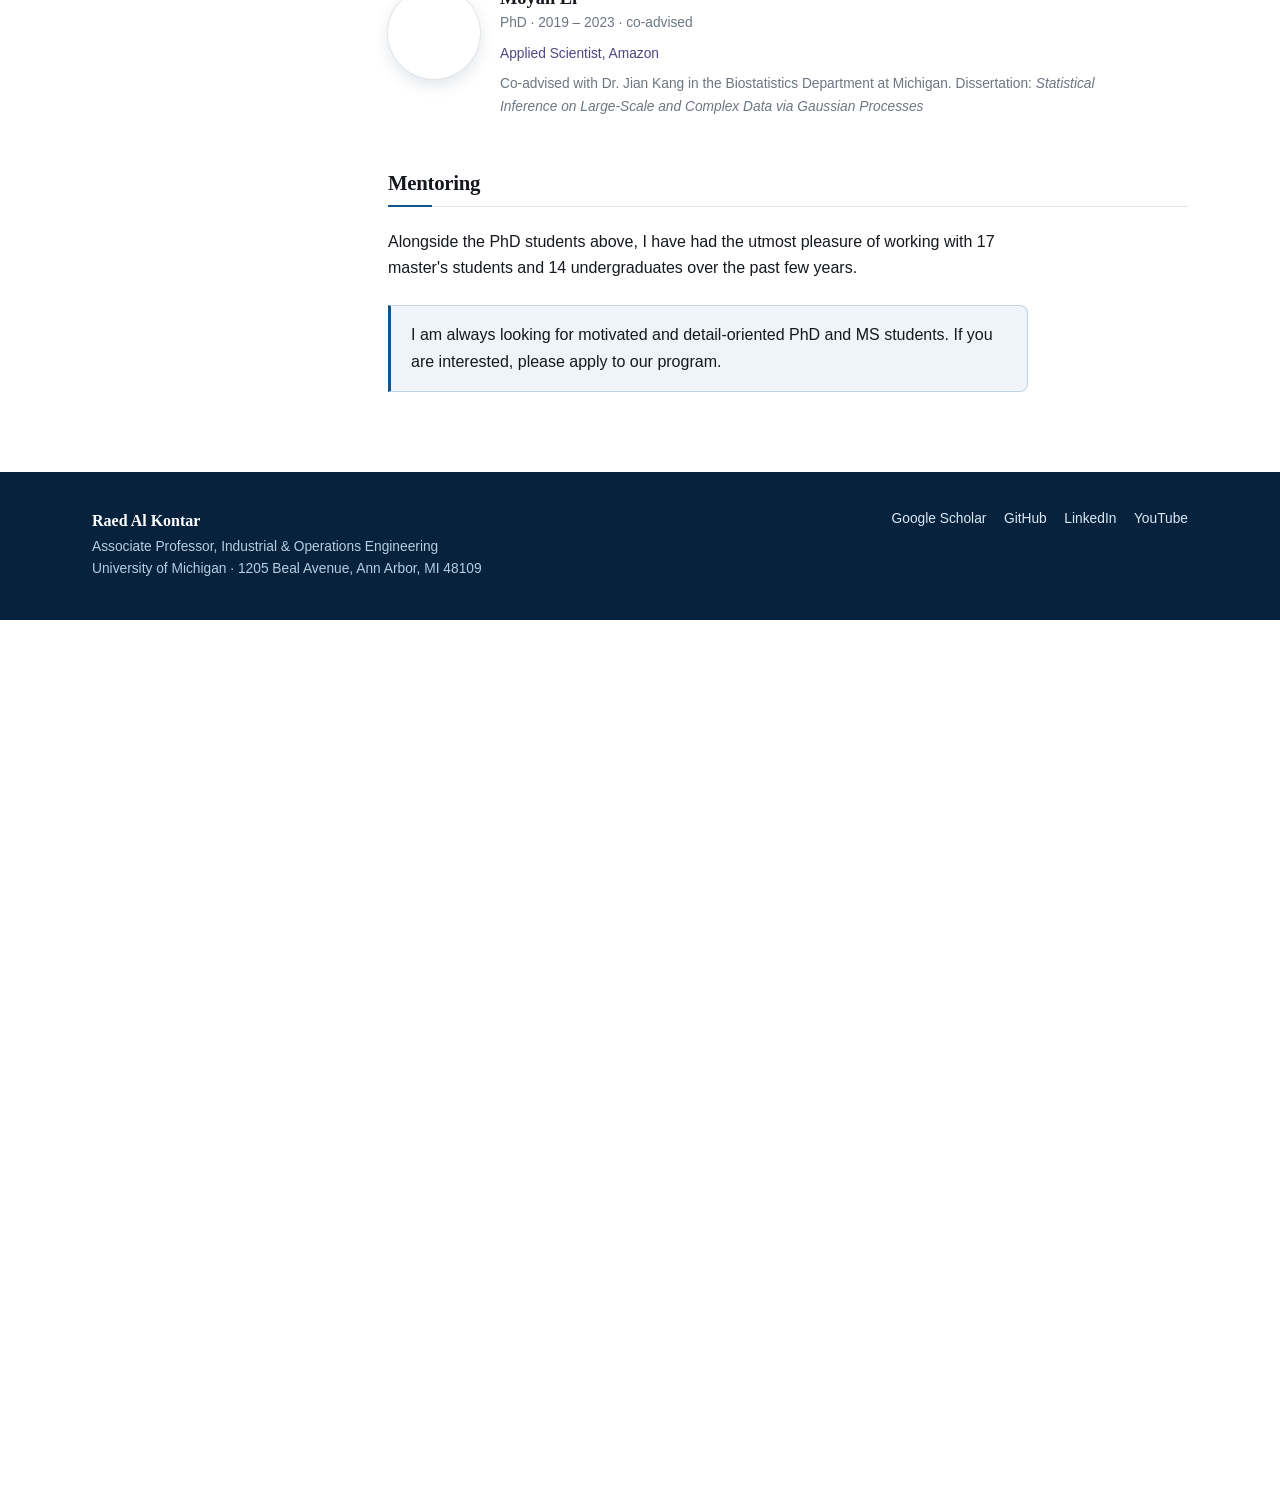
<file: current-phd-students/index.html>
<!doctype html>
<html lang="en">
<head>
<meta charset="utf-8">
<title>Team</title>
<link rel="canonical" href="https://alkontar.engin.umich.edu/team.html">
<meta http-equiv="refresh" content="0; url=../team.html">
</head>
<body>
<p>This page has moved to <a href="../team.html">https://alkontar.engin.umich.edu/team.html</a>.</p>
</body>
</html>
</file>
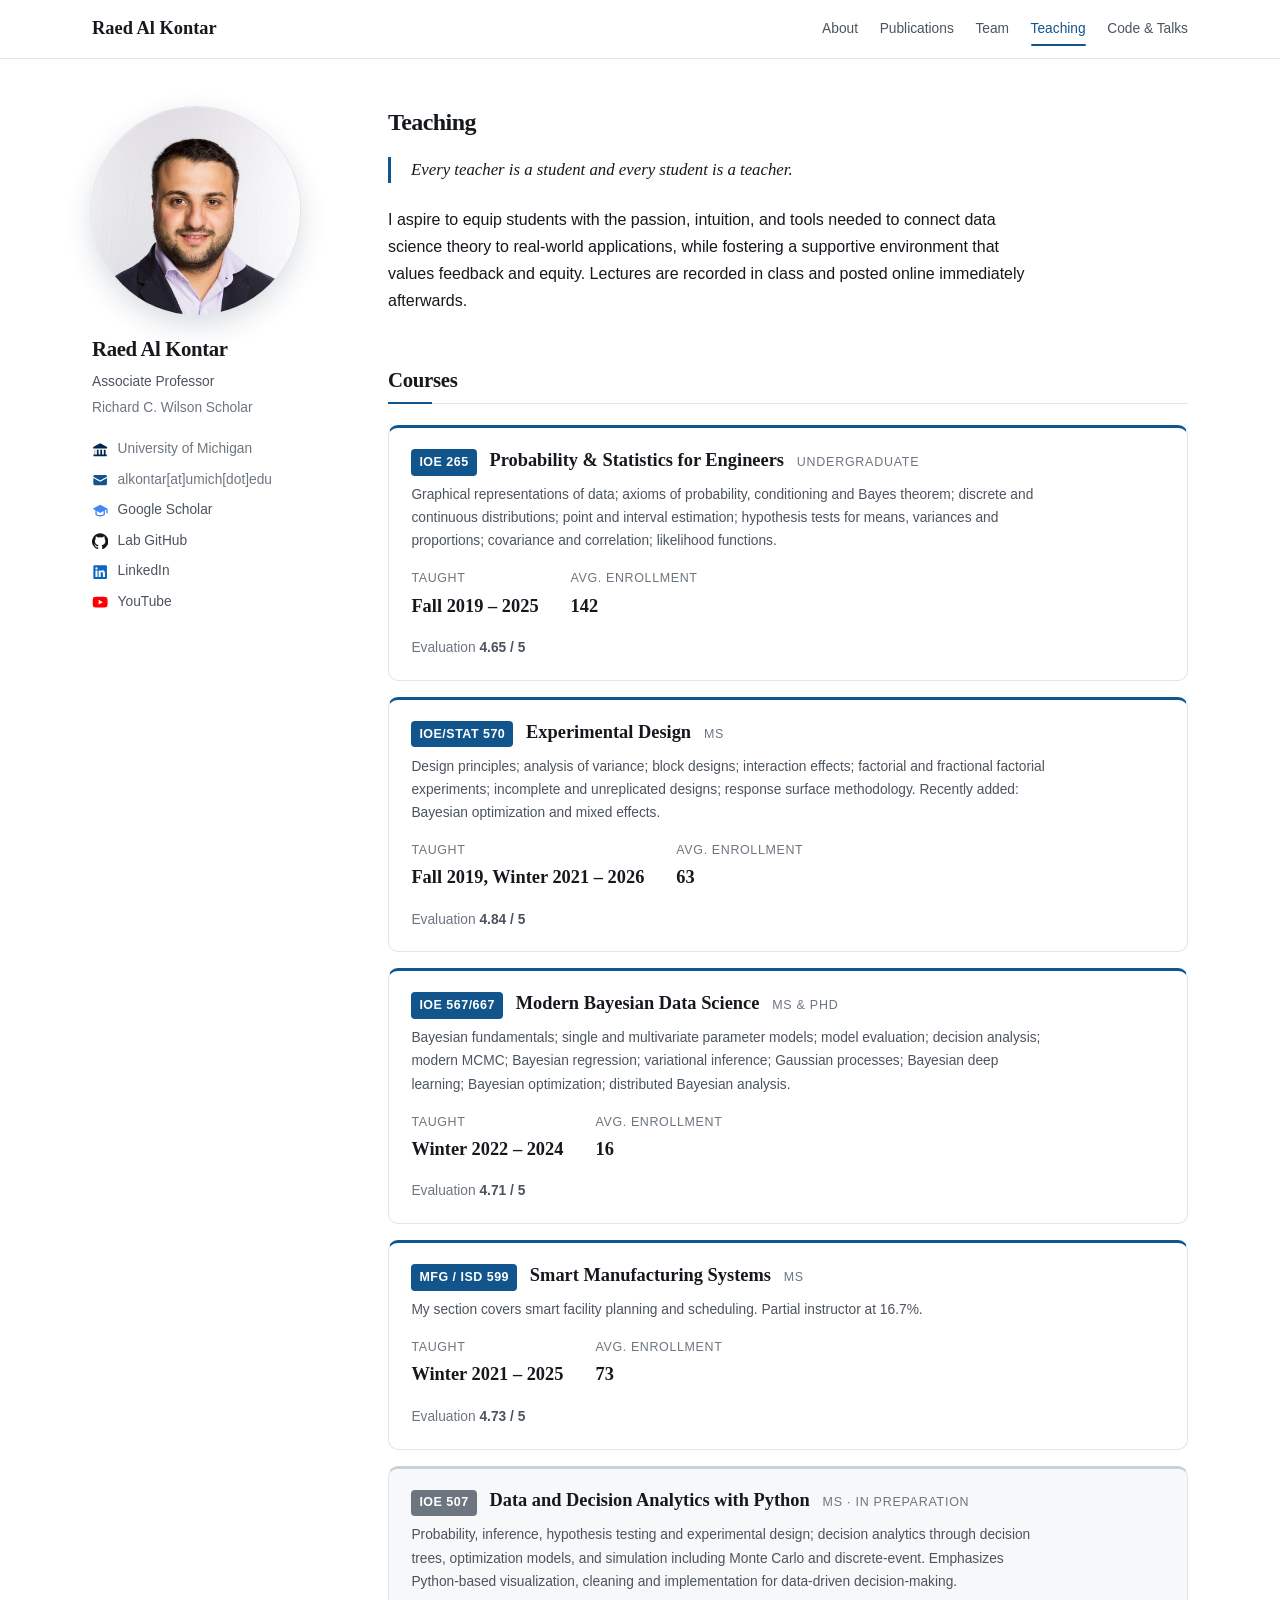
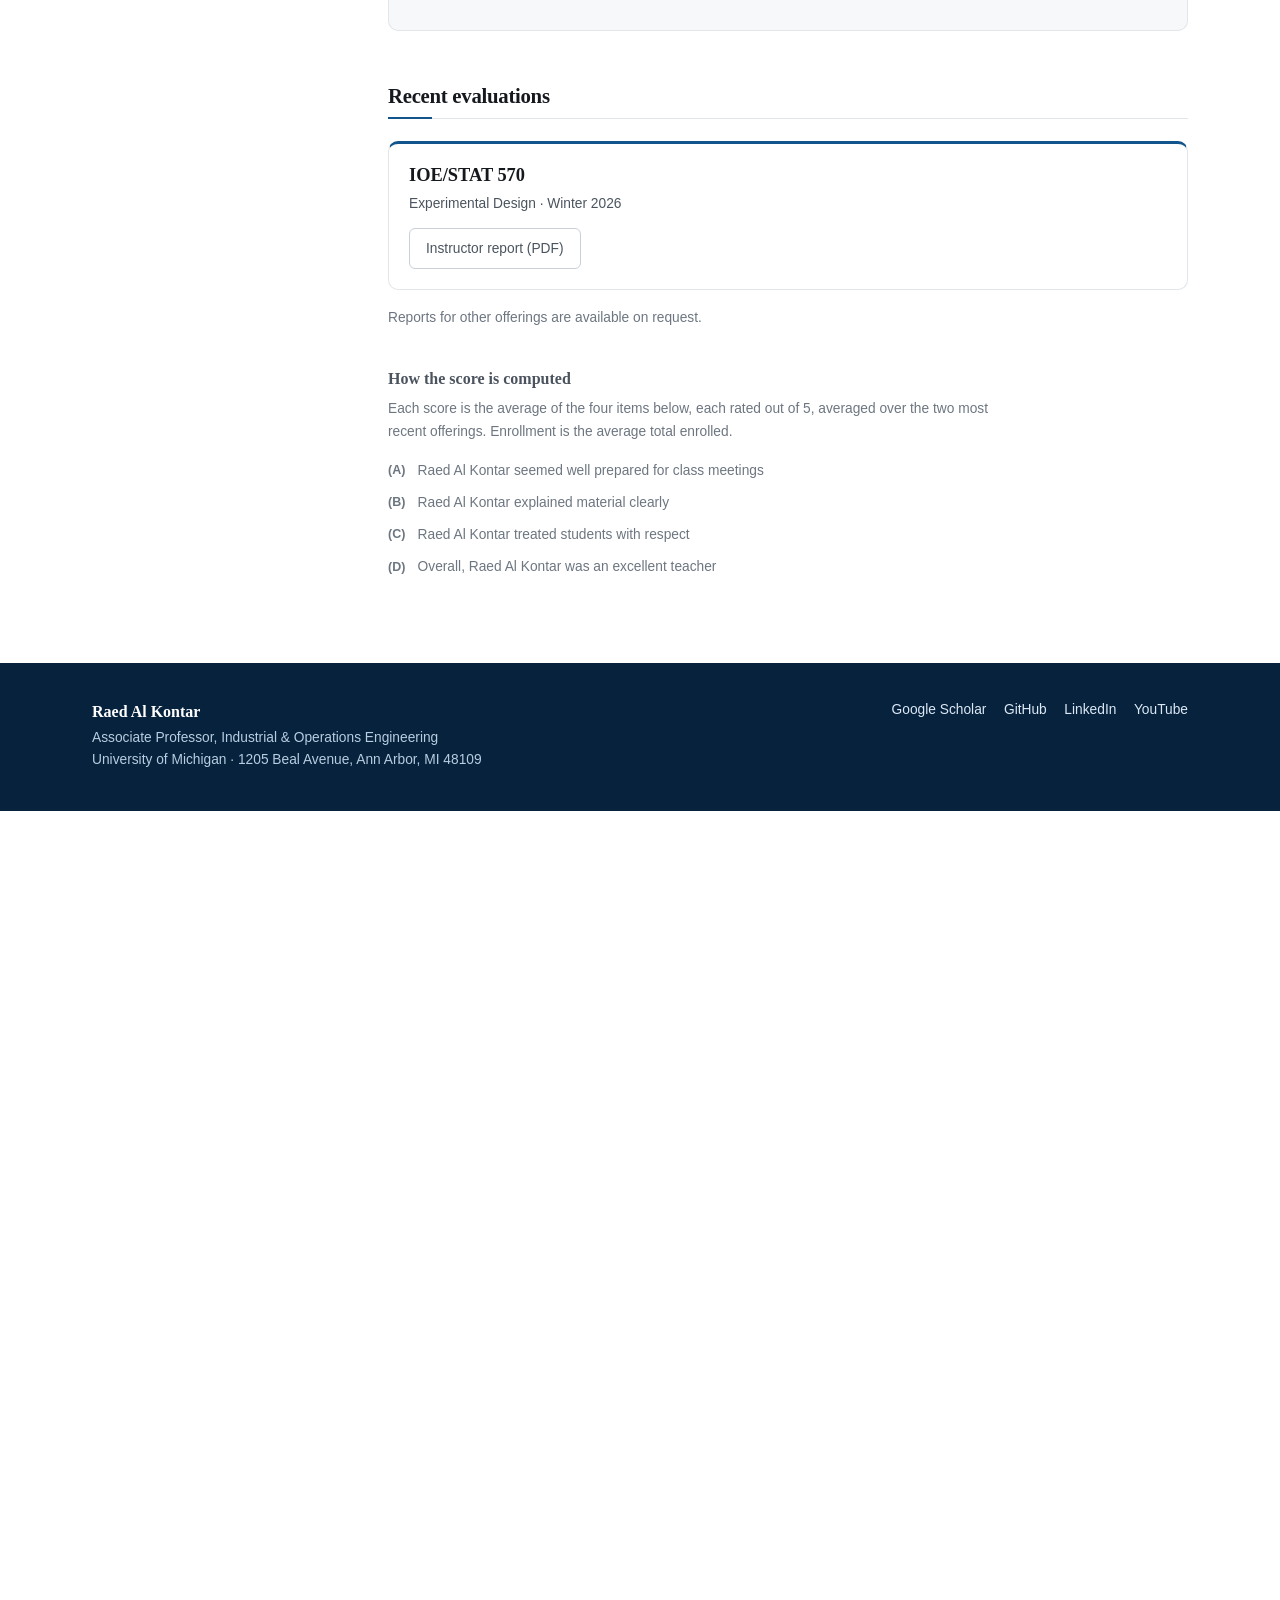
<file: teaching/index.html>
<!doctype html>
<html lang="en">
<head>
<meta charset="utf-8">
<title>Teaching</title>
<link rel="canonical" href="https://alkontar.engin.umich.edu/teaching.html">
<meta http-equiv="refresh" content="0; url=../teaching.html">
</head>
<body>
<p>This page has moved to <a href="../teaching.html">https://alkontar.engin.umich.edu/teaching.html</a>.</p>
</body>
</html>
</file>
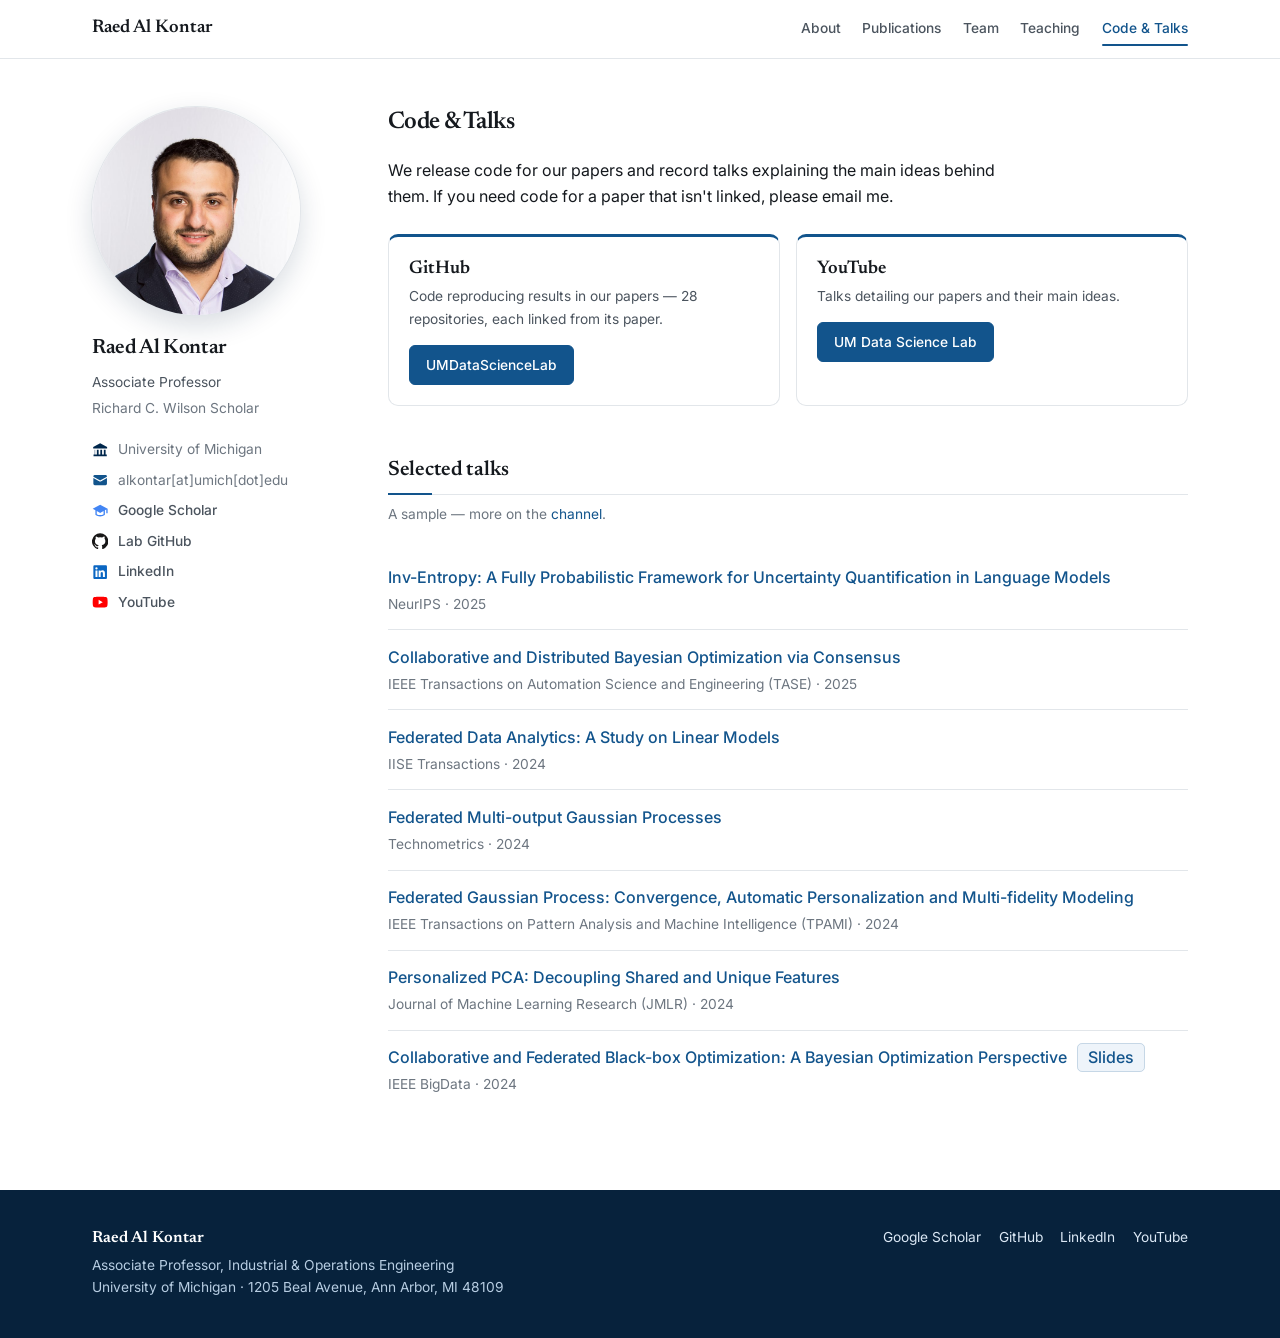
<file: code-talks.html>
<!doctype html>
<html lang="en">
<head>
<meta charset="utf-8">
<meta name="viewport" content="width=device-width, initial-scale=1">
<title>Code &amp; Talks — Raed Al Kontar</title>
<meta name="description" content="Code repositories reproducing results from our papers and recorded talks from Raed Al Kontar's group at the University of Michigan.">
<link rel="preconnect" href="https://fonts.googleapis.com">
<link rel="preconnect" href="https://fonts.gstatic.com" crossorigin>
<link rel="stylesheet" href="assets/css/style.css">
<script src="assets/js/nav.js" defer></script>
<link rel="canonical" href="https://alkontar.engin.umich.edu/code-talks.html">
<link rel="icon" href="assets/img/favicon.svg" type="image/svg+xml">
<link rel="apple-touch-icon" href="assets/img/apple-touch-icon.png">
<meta property="og:type" content="website">
<meta property="og:site_name" content="Raed Al Kontar">
<meta property="og:title" content="Code &amp; Talks — Raed Al Kontar">
<meta property="og:description" content="Code repositories reproducing results from our papers and recorded talks from Raed Al Kontar's group at the University of Michigan.">
<meta property="og:url" content="https://alkontar.engin.umich.edu/code-talks.html">
<meta property="og:image" content="https://alkontar.engin.umich.edu/assets/img/og-card.png">
<meta property="og:image:width" content="1200">
<meta property="og:image:height" content="630">
<meta property="og:image:alt" content="Raed Al Kontar, Associate Professor of Industrial &amp; Operations Engineering at the University of Michigan">
<meta name="twitter:card" content="summary_large_image">
<meta name="twitter:title" content="Code &amp; Talks — Raed Al Kontar">
<meta name="twitter:description" content="Code repositories reproducing results from our papers and recorded talks from Raed Al Kontar's group at the University of Michigan.">
<meta name="twitter:image" content="https://alkontar.engin.umich.edu/assets/img/og-card.png">
</head>
<body>
<svg xmlns="http://www.w3.org/2000/svg" style="position:absolute;width:0;height:0;overflow:hidden" aria-hidden="true" focusable="false">
  <symbol id="i-university" viewBox="0 0 24 24"><path d="M12 2 1.75 7.25V9.5h20.5V7.25L12 2Zm-8 9.5v7H2.25V21h19.5v-2.5H20v-7h-2.6v7h-2.55v-7h-2.6v7h-2.5v-7H7.15v7H4.6v-7H4Z"/></symbol>
  <symbol id="i-email" viewBox="0 0 24 24"><path d="M2 6.6A2.1 2.1 0 0 1 4.1 4.5h15.8A2.1 2.1 0 0 1 22 6.6v.35l-9.53 5.32a1 1 0 0 1-.94 0L2 6.95V6.6Zm0 2.15 9.06 5.06a2 2 0 0 0 1.88 0L22 8.75v8.65a2.1 2.1 0 0 1-2.1 2.1H4.1A2.1 2.1 0 0 1 2 17.4V8.75Z"/></symbol>
  <symbol id="i-scholar" viewBox="0 0 24 24"><path d="M12 2.5 1 8.6l4 2.22V17c0 .3.13.57.35.75C6.9 19 9.3 19.8 12 19.8s5.1-.8 6.65-2.05A.97.97 0 0 0 19 17v-6.18l2-1.11V15h2V8.6L12 2.5Zm5 13.94c-1.3.9-3.1 1.36-5 1.36s-3.7-.46-5-1.36v-4.51l4.52 2.5a1 1 0 0 0 .96 0L17 11.93v4.51Z"/></symbol>
  <symbol id="i-github" viewBox="0 0 24 24"><path d="M12 .3a12 12 0 0 0-3.8 23.4c.6.1.83-.26.83-.58v-2.03c-3.34.72-4.04-1.61-4.04-1.61-.55-1.39-1.34-1.76-1.34-1.76-1.08-.75.09-.73.09-.73 1.2.08 1.83 1.23 1.83 1.23 1.07 1.83 2.8 1.3 3.49 1 .1-.78.42-1.3.76-1.6-2.67-.3-5.47-1.33-5.47-5.93 0-1.31.47-2.38 1.24-3.22-.13-.3-.54-1.52.11-3.18 0 0 1.01-.32 3.3 1.23a11.5 11.5 0 0 1 6.01 0c2.29-1.55 3.3-1.23 3.3-1.23.65 1.66.24 2.88.12 3.18.77.84 1.23 1.91 1.23 3.22 0 4.61-2.8 5.63-5.48 5.92.43.37.81 1.1.81 2.22v3.29c0 .32.22.69.83.58A12 12 0 0 0 12 .3Z"/></symbol>
  <symbol id="i-linkedin" viewBox="0 0 24 24"><path d="M20.45 2H3.55A1.55 1.55 0 0 0 2 3.55v16.9A1.55 1.55 0 0 0 3.55 22h16.9A1.55 1.55 0 0 0 22 20.45V3.55A1.55 1.55 0 0 0 20.45 2ZM8.05 19H5.1V9.5h2.95V19ZM6.57 8.2a1.71 1.71 0 1 1 0-3.42 1.71 1.71 0 0 1 0 3.42ZM19 19h-2.94v-4.62c0-1.1-.02-2.52-1.54-2.52-1.54 0-1.77 1.2-1.77 2.44V19H9.8V9.5h2.83v1.3h.04a3.1 3.1 0 0 1 2.79-1.53c2.98 0 3.54 1.96 3.54 4.52V19Z"/></symbol>
  <symbol id="i-youtube" viewBox="0 0 24 24"><path d="M22.54 6.42a2.78 2.78 0 0 0-1.95-1.97C18.88 4 12 4 12 4s-6.88 0-8.59.45a2.78 2.78 0 0 0-1.95 1.97A29.1 29.1 0 0 0 1 12a29.1 29.1 0 0 0 .46 5.58 2.78 2.78 0 0 0 1.95 1.97C5.12 20 12 20 12 20s6.88 0 8.59-.45a2.78 2.78 0 0 0 1.95-1.97A29.1 29.1 0 0 0 23 12a29.1 29.1 0 0 0-.46-5.58ZM9.75 15.57V8.43L15.82 12l-6.07 3.57Z"/></symbol>
</svg>
<a class="skip-link" href="#main">Skip to content</a>

<header class="masthead">
  <div class="wrap">
    <a class="masthead__name" href="index.html">Raed Al Kontar</a>
    <button class="nav-toggle" type="button" aria-expanded="false" aria-controls="primary-nav" hidden>
      Menu<svg aria-hidden="true" viewBox="0 0 16 16"><path d="M3.5 6 8 10.5 12.5 6"/></svg>
    </button>
    <nav id="primary-nav" aria-label="Primary">
      <a href="index.html">About</a>
      <a href="publications.html">Publications</a>
      <a href="team.html">Team</a>
      <a href="teaching.html">Teaching</a>
      <a href="code-talks.html" aria-current="page">Code &amp; Talks</a>
    </nav>
  </div>
</header>

<div class="wrap layout">

  <aside class="sidebar">
    <img class="sidebar__photo" src="assets/img/headshot.jpg" alt="Raed Al Kontar">
    <div>
      <div class="sidebar__name">Raed Al Kontar</div>
      <p class="sidebar__role">Associate Professor</p>
      <div class="sidebar__scholar">Richard C. Wilson Scholar</div>
      <ul class="sidebar__meta">
        <li><svg class="ico ico--university" aria-hidden="true"><use href="#i-university"/></svg><span>University of Michigan</span></li>
        <li><svg class="ico ico--email" aria-hidden="true"><use href="#i-email"/></svg><span>alkontar[at]umich[dot]edu</span></li>
        <li><svg class="ico ico--scholar" aria-hidden="true"><use href="#i-scholar"/></svg><a href="https://scholar.google.com/citations?user=x0ZxAl4AAAAJ&amp;hl=en">Google Scholar</a></li>
        <li><svg class="ico ico--github" aria-hidden="true"><use href="#i-github"/></svg><a href="https://github.com/UMDataScienceLab">Lab GitHub</a></li>
        <li><svg class="ico ico--linkedin" aria-hidden="true"><use href="#i-linkedin"/></svg><a href="https://www.linkedin.com/in/raed-kontar/">LinkedIn</a></li>
        <li><svg class="ico ico--youtube" aria-hidden="true"><use href="#i-youtube"/></svg><a href="https://www.youtube.com/channel/UCuao6owUe0VOQw0CCw94xQg">YouTube</a></li>
      </ul>
    </div>
  </aside>

  <main class="content" id="main">

    <section>
      <h1 class="h-page">Code &amp; Talks</h1>
      <p>We release code for our papers and record talks explaining the main ideas behind them.
         If you need code for a paper that isn't linked, please email me.</p>

      <div class="cards" style="margin-top:1.5rem;">
        <div class="card">
          <h3>GitHub</h3>
          <p>Code reproducing results in our papers — <span id="code-n">25</span> repositories, each
             linked from its paper.</p>
          <a class="btn btn--solid" href="https://github.com/UMDataScienceLab">UMDataScienceLab</a>
        </div>
        <div class="card">
          <h3>YouTube</h3>
          <p>Talks detailing our papers and their main ideas.</p>
          <a class="btn btn--solid" href="https://www.youtube.com/channel/UCuao6owUe0VOQw0CCw94xQg">UM Data Science Lab</a>
        </div>
      </div>
    </section>

    <section>
      <h2 class="h-sec">Selected talks</h2>
      <p class="sub">A sample — more on the
        <a href="https://www.youtube.com/channel/UCuao6owUe0VOQw0CCw94xQg">channel</a>.</p>
      <div id="talk-list"></div>
    </section>

  </main>
</div>

<footer class="footer">
  <div class="wrap">
    <div>
      <strong>Raed Al Kontar</strong>
      Associate Professor, Industrial &amp; Operations Engineering<br>
      University of Michigan &middot; 1205 Beal Avenue, Ann Arbor, MI 48109
    </div>
    <div class="footer__social">
      <a href="https://scholar.google.com/citations?user=x0ZxAl4AAAAJ&amp;hl=en">Google Scholar</a>
      <a href="https://github.com/UMDataScienceLab">GitHub</a>
      <a href="https://www.linkedin.com/in/raed-kontar/">LinkedIn</a>
      <a href="https://www.youtube.com/channel/UCuao6owUe0VOQw0CCw94xQg">YouTube</a>
    </div>
  </div>
</footer>

<script src="data/publications.js"></script>
<script>
/* A selection rather than the full set: the most recent papers with a recorded
   talk. Slides ride along with the talk they belong to rather than sitting in a
   section of their own. */
(function () {
  "use strict";
  var D = window.PUBLICATIONS;
  if (!D) return;
  var SHOW = 6;

  function esc(s) {
    return String(s).replace(/[&<>"']/g, function (c) {
      return { "&": "&amp;", "<": "&lt;", ">": "&gt;", '"': "&quot;", "'": "&#39;" }[c];
    });
  }

  var el = document.getElementById("talk-list");
  if (el) {
    var talks = D.publications.filter(function (p) { return p.video; });

    // The six most recent, plus any talk carrying a slide deck wherever it
    // falls. Decks are rarer than recordings, and a plain cutoff dropped the
    // only one on the site. Data is newest-first, so appending keeps the order.
    var picked = talks.slice(0, SHOW);
    talks.forEach(function (p) {
      if (p.slides && picked.indexOf(p) === -1) picked.push(p);
    });

    el.innerHTML = picked.map(function (p) {
        var extra = p.slides
          ? ' <a class="chip" href="' + esc(p.slides) + '" style="margin-left:.4rem;" ' +
            'aria-label="Slides &ndash; ' + esc(p.title) + '">Slides</a>'
          : "";
        return (
          '<div class="talk">' +
          '<a href="' + esc(p.video) + '">' + esc(p.title) + "</a>" + extra +
          '<p class="talk__meta">' + esc(p.venue) + (p.year ? " &middot; " + p.year : "") + "</p>" +
          "</div>"
        );
      }).join("");
  }

  var n = document.getElementById("code-n");
  if (n) n.textContent = D.publications.filter(function (p) { return p.code; }).length;
})();
</script>
</body>
</html>
</file>
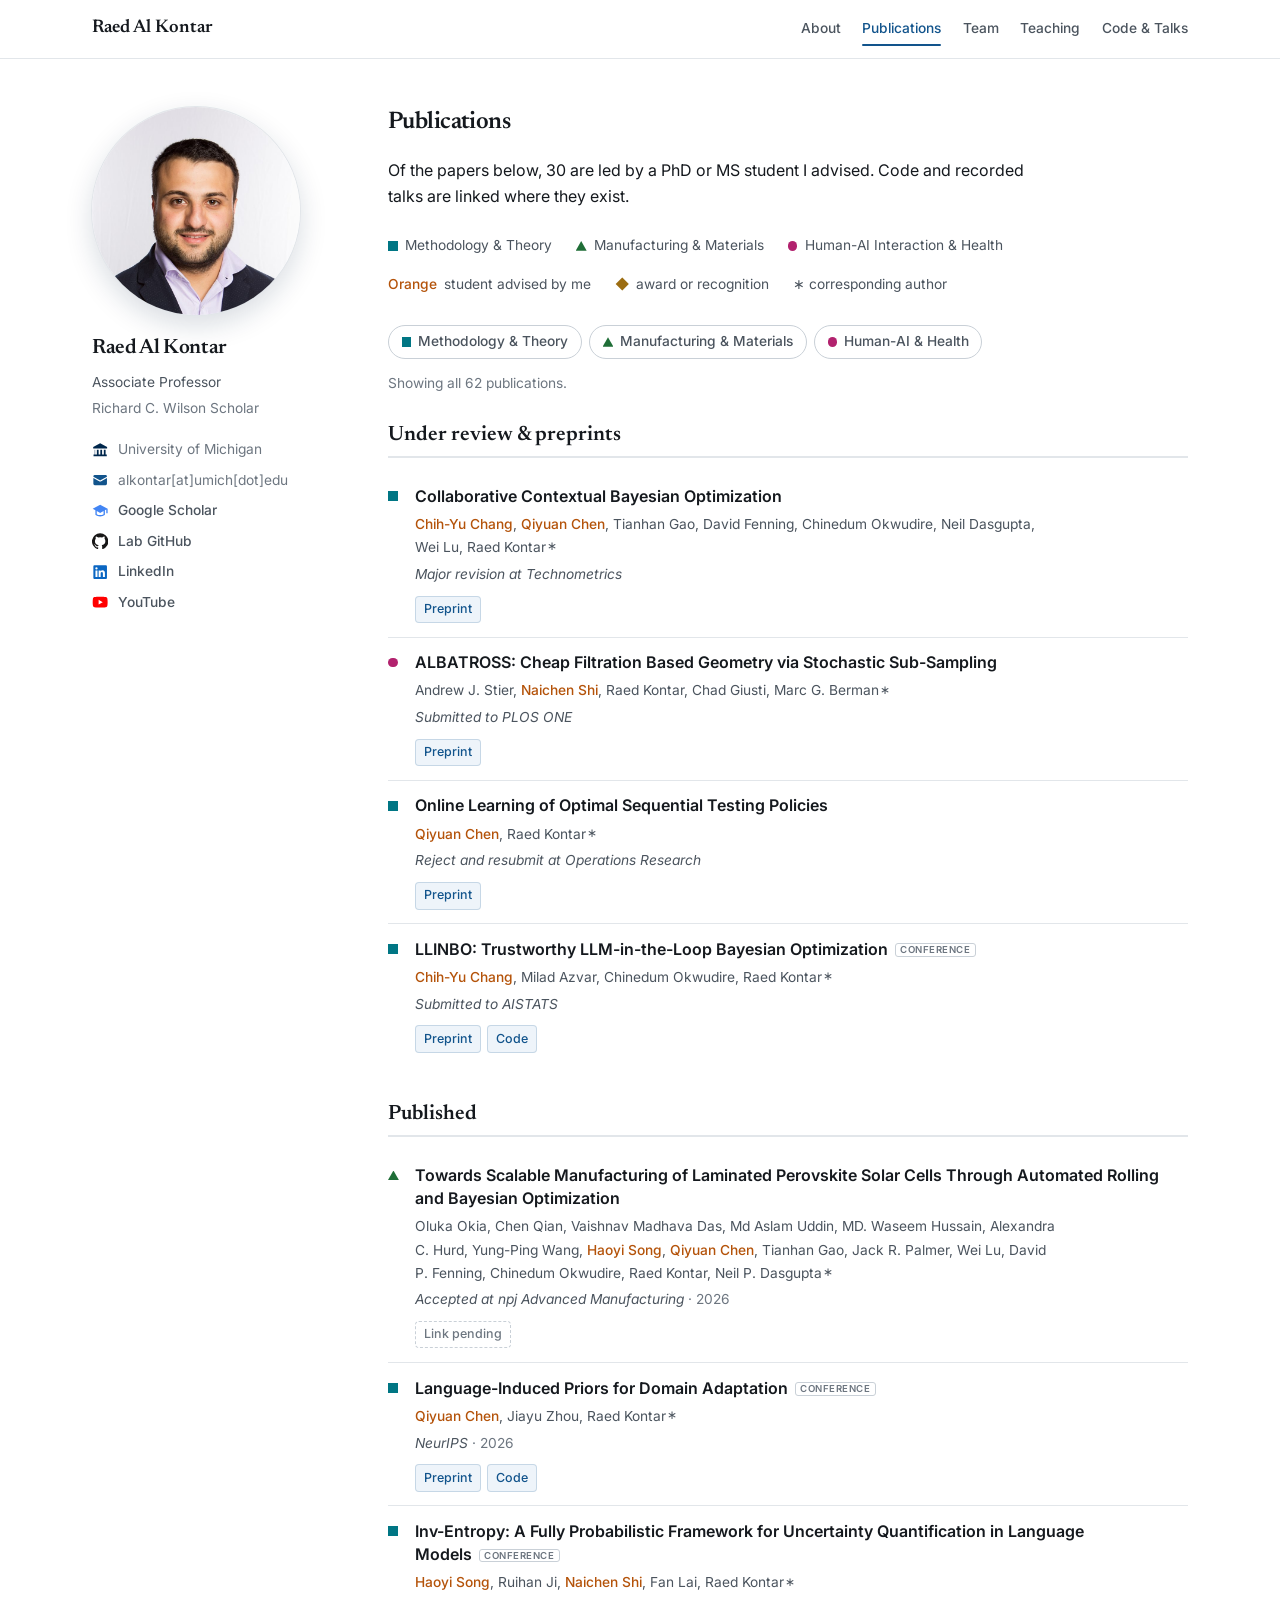
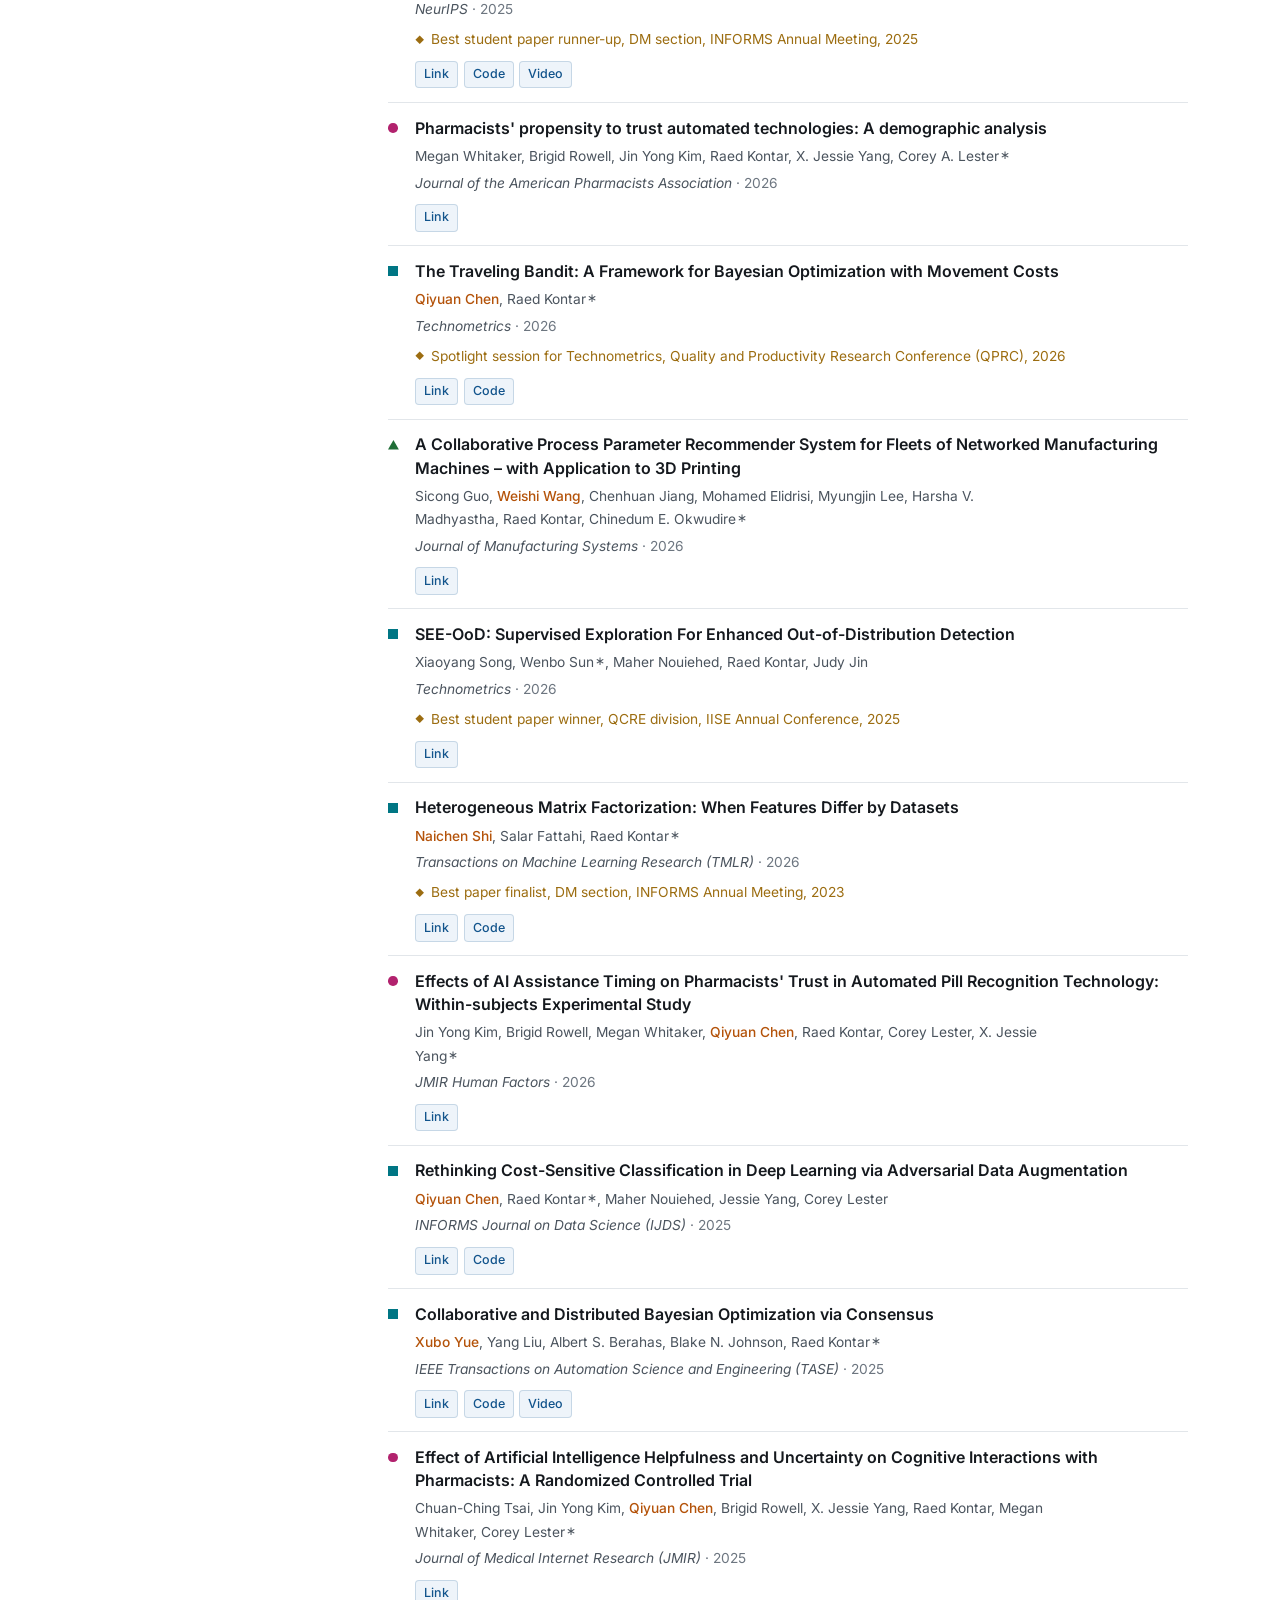
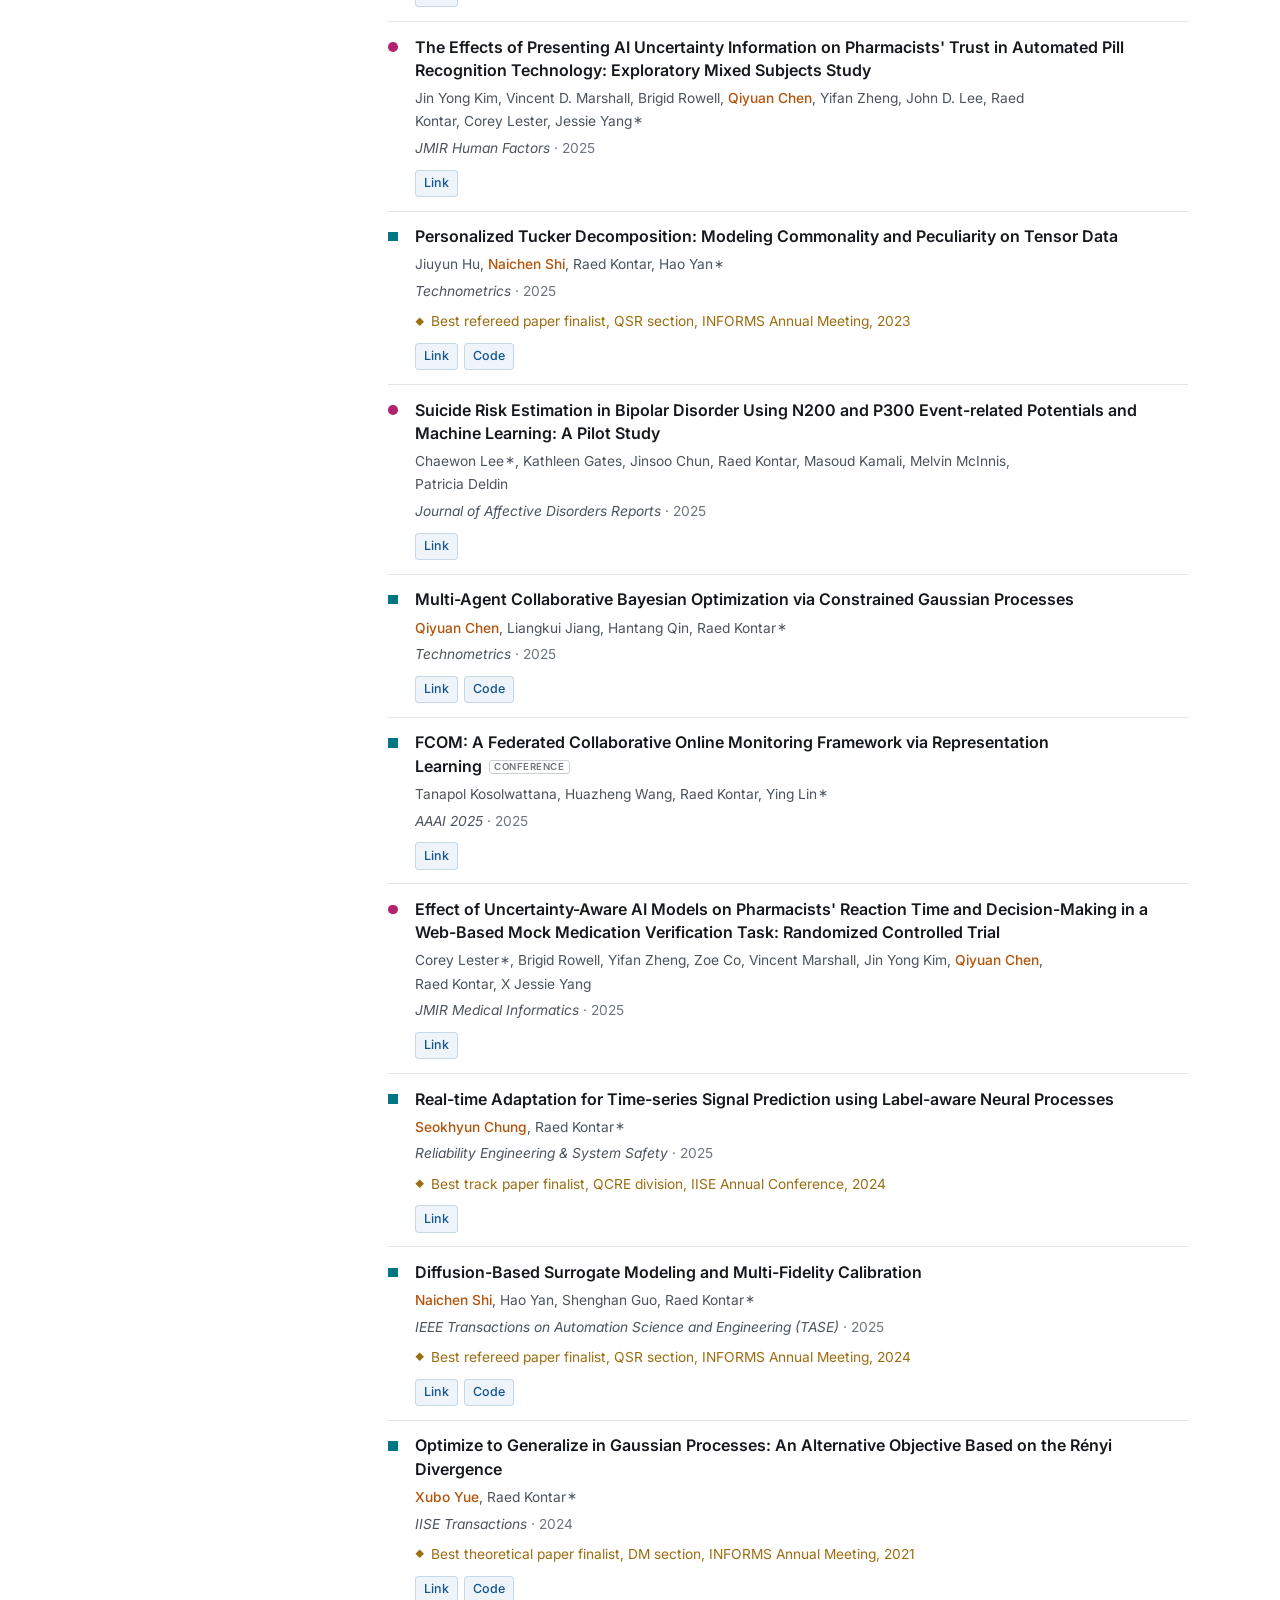
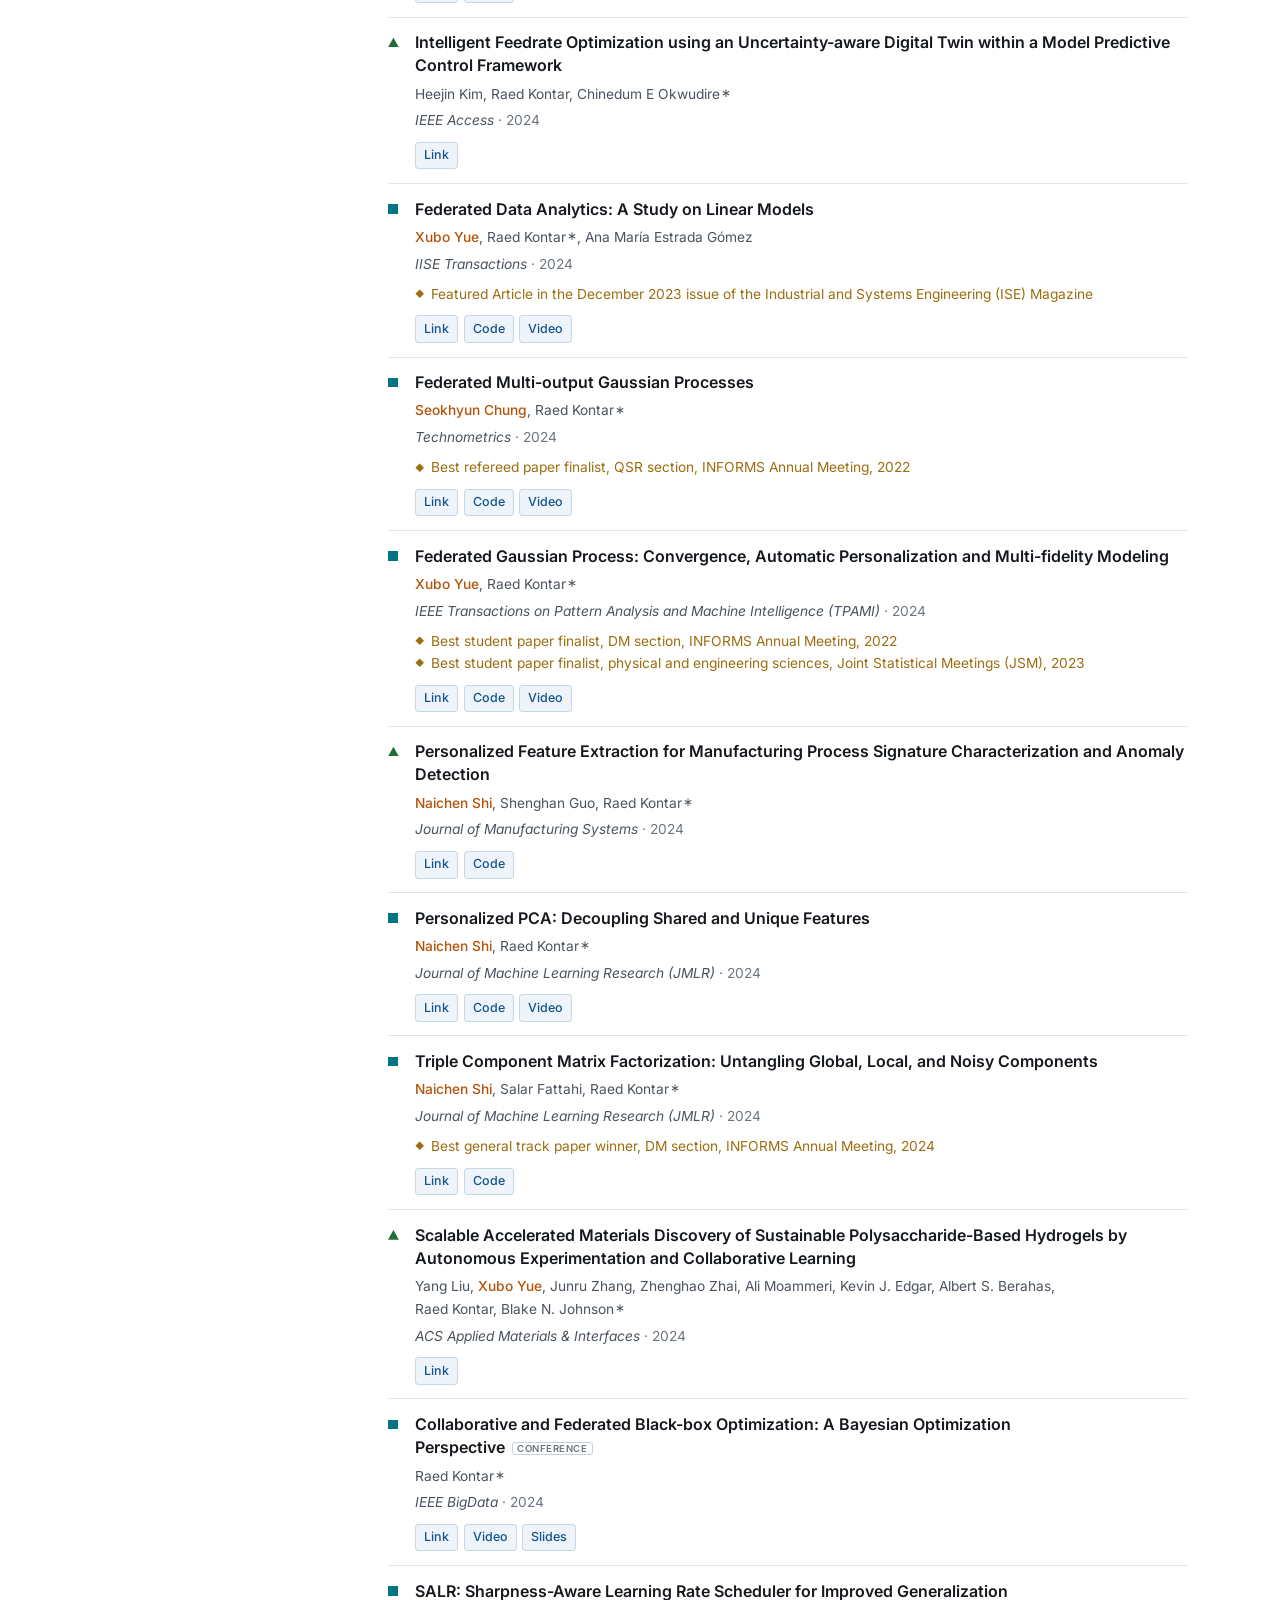
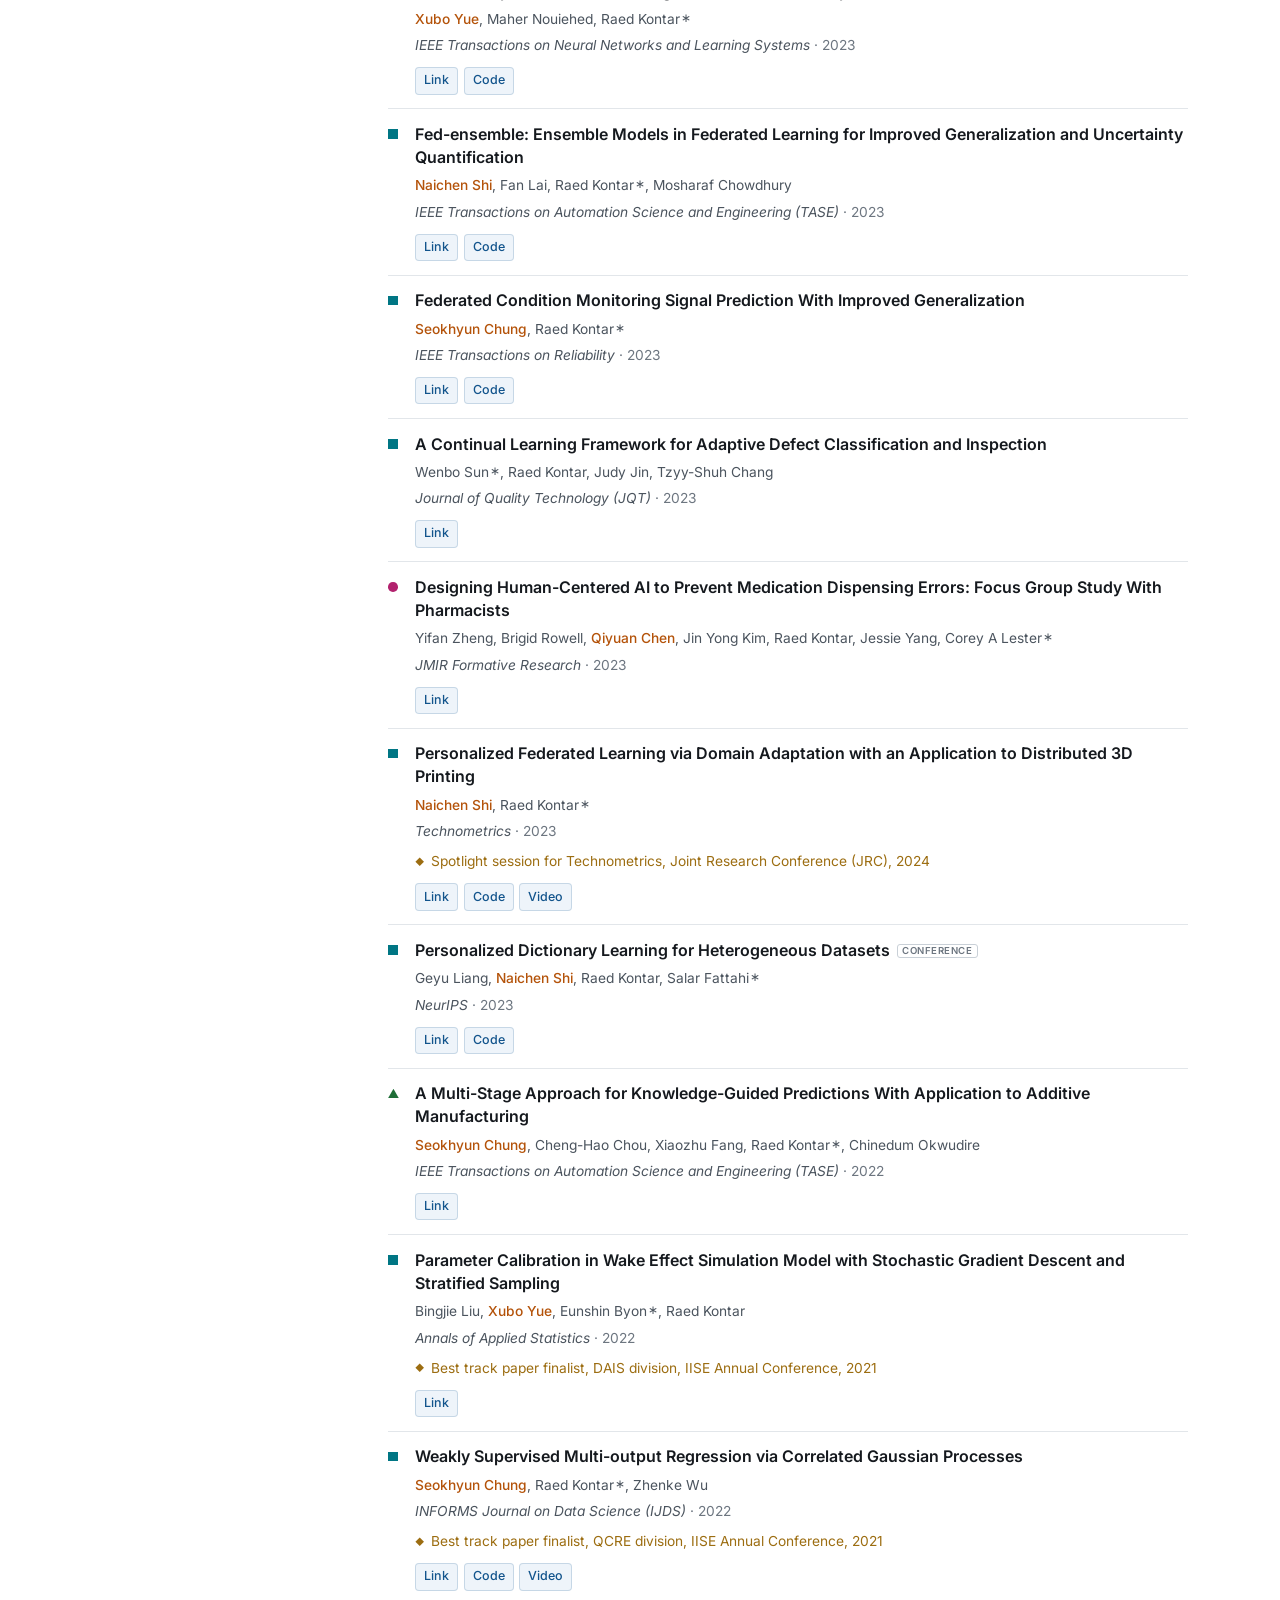
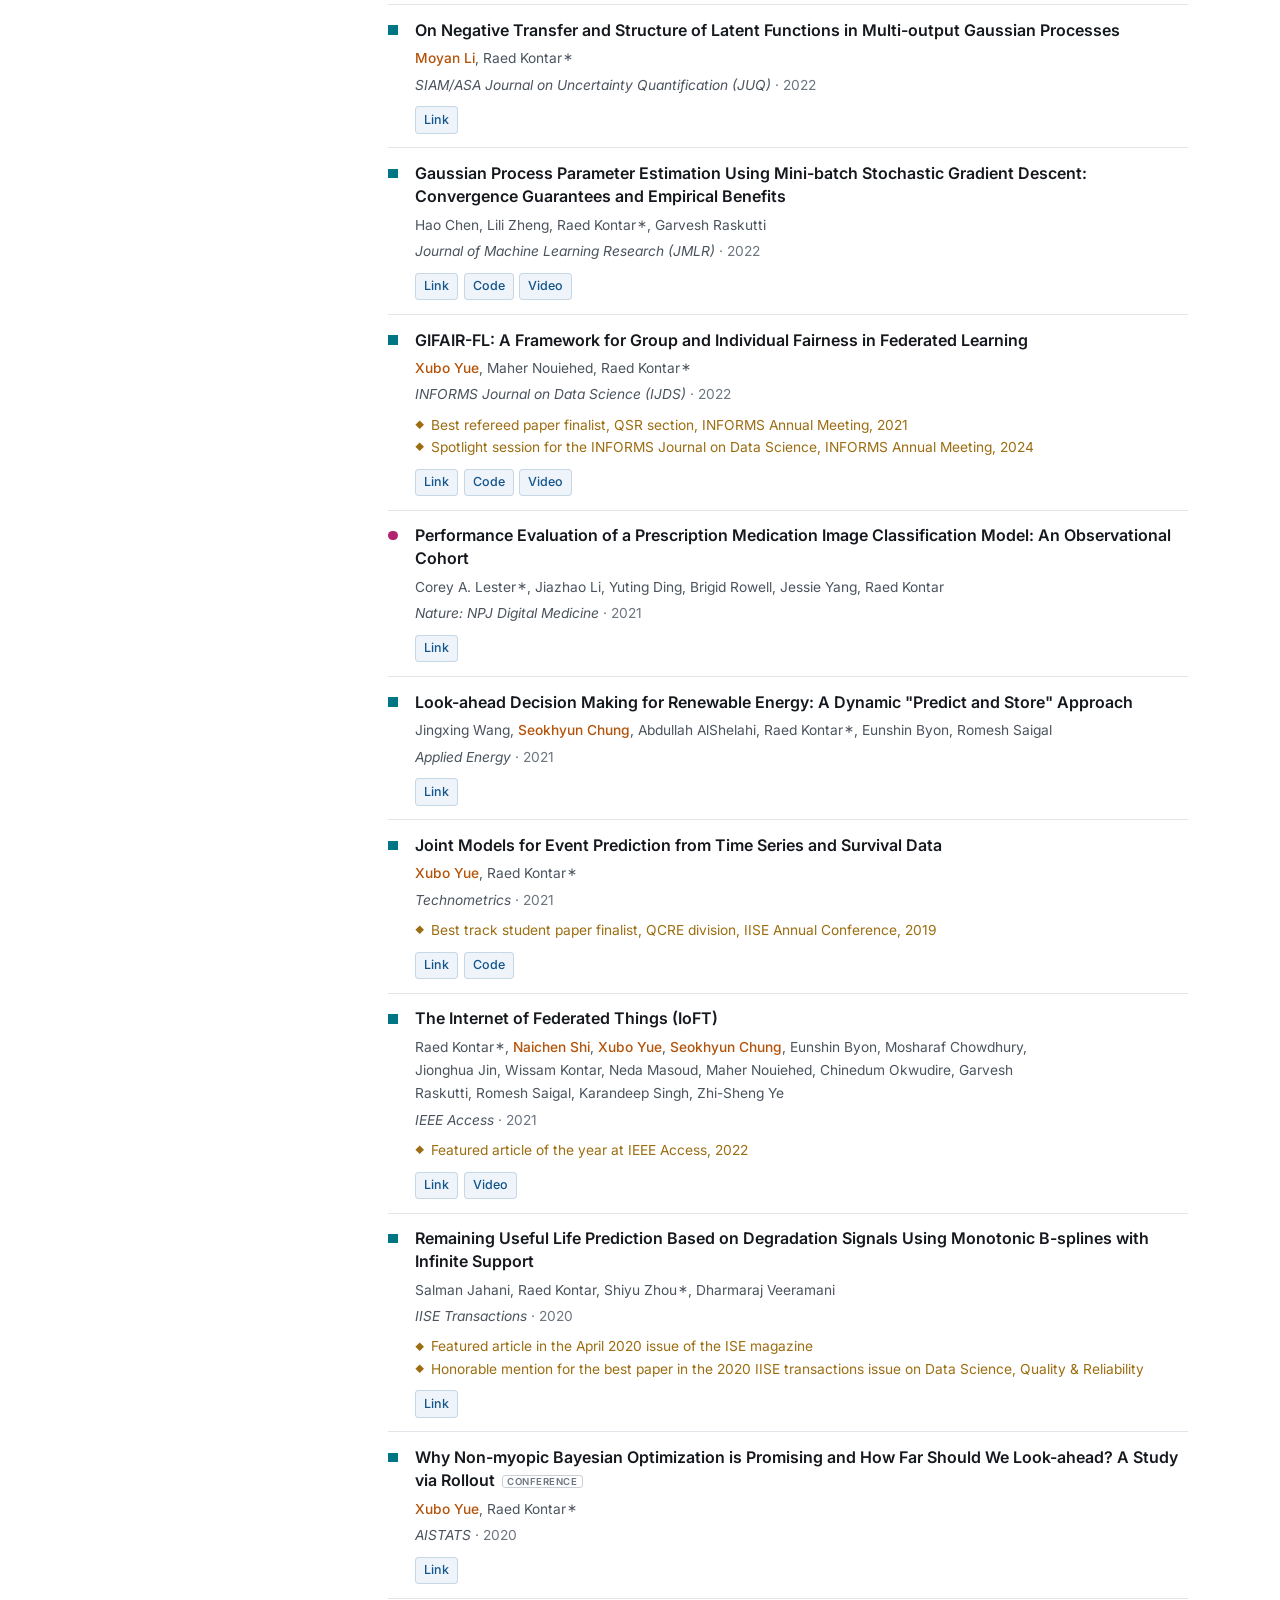
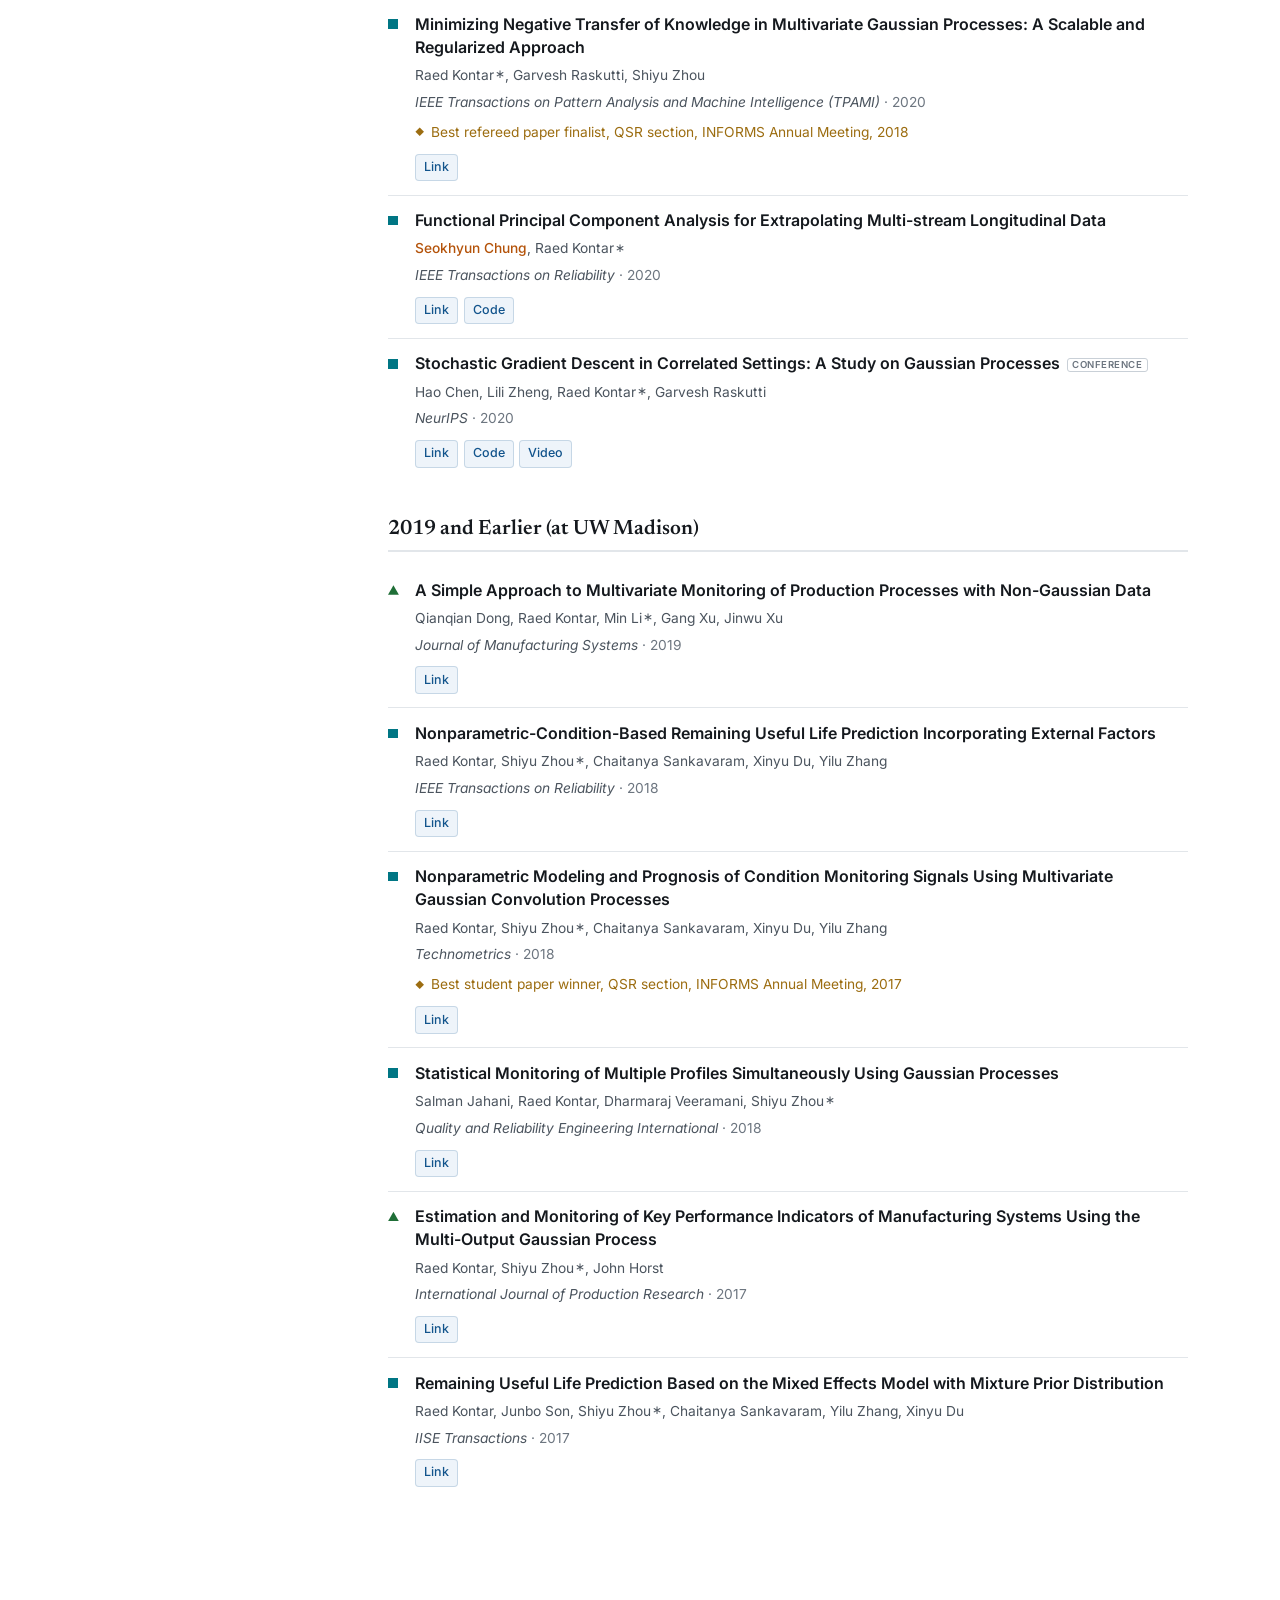
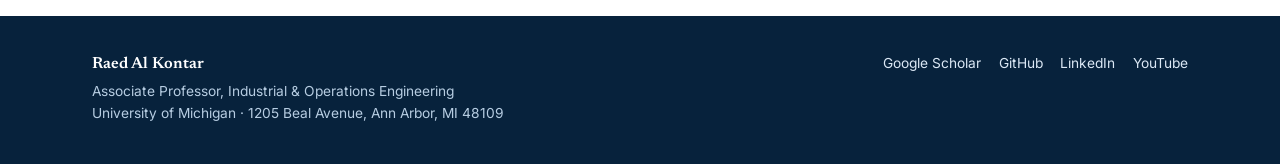
<file: publications.html>
<!doctype html>
<html lang="en">
<head>
<meta charset="utf-8">
<meta name="viewport" content="width=device-width, initial-scale=1">
<title>Publications — Raed Al Kontar</title>
<meta name="description" content="Publications by Raed Al Kontar in machine learning, statistics and engineering, filterable by research area.">
<link rel="preconnect" href="https://fonts.googleapis.com">
<link rel="preconnect" href="https://fonts.gstatic.com" crossorigin>
<link rel="stylesheet" href="assets/css/style.css">
<script src="assets/js/nav.js" defer></script>
<link rel="canonical" href="https://alkontar.engin.umich.edu/publications.html">
<link rel="icon" href="assets/img/favicon.svg" type="image/svg+xml">
<link rel="apple-touch-icon" href="assets/img/apple-touch-icon.png">
<meta property="og:type" content="website">
<meta property="og:site_name" content="Raed Al Kontar">
<meta property="og:title" content="Publications — Raed Al Kontar">
<meta property="og:description" content="Publications by Raed Al Kontar in machine learning, statistics and engineering, filterable by research area.">
<meta property="og:url" content="https://alkontar.engin.umich.edu/publications.html">
<meta property="og:image" content="https://alkontar.engin.umich.edu/assets/img/og-card.png">
<meta property="og:image:width" content="1200">
<meta property="og:image:height" content="630">
<meta property="og:image:alt" content="Raed Al Kontar, Associate Professor of Industrial &amp; Operations Engineering at the University of Michigan">
<meta name="twitter:card" content="summary_large_image">
<meta name="twitter:title" content="Publications — Raed Al Kontar">
<meta name="twitter:description" content="Publications by Raed Al Kontar in machine learning, statistics and engineering, filterable by research area.">
<meta name="twitter:image" content="https://alkontar.engin.umich.edu/assets/img/og-card.png">
</head>
<body>
<svg xmlns="http://www.w3.org/2000/svg" style="position:absolute;width:0;height:0;overflow:hidden" aria-hidden="true" focusable="false">
  <symbol id="i-university" viewBox="0 0 24 24"><path d="M12 2 1.75 7.25V9.5h20.5V7.25L12 2Zm-8 9.5v7H2.25V21h19.5v-2.5H20v-7h-2.6v7h-2.55v-7h-2.6v7h-2.5v-7H7.15v7H4.6v-7H4Z"/></symbol>
  <symbol id="i-email" viewBox="0 0 24 24"><path d="M2 6.6A2.1 2.1 0 0 1 4.1 4.5h15.8A2.1 2.1 0 0 1 22 6.6v.35l-9.53 5.32a1 1 0 0 1-.94 0L2 6.95V6.6Zm0 2.15 9.06 5.06a2 2 0 0 0 1.88 0L22 8.75v8.65a2.1 2.1 0 0 1-2.1 2.1H4.1A2.1 2.1 0 0 1 2 17.4V8.75Z"/></symbol>
  <symbol id="i-scholar" viewBox="0 0 24 24"><path d="M12 2.5 1 8.6l4 2.22V17c0 .3.13.57.35.75C6.9 19 9.3 19.8 12 19.8s5.1-.8 6.65-2.05A.97.97 0 0 0 19 17v-6.18l2-1.11V15h2V8.6L12 2.5Zm5 13.94c-1.3.9-3.1 1.36-5 1.36s-3.7-.46-5-1.36v-4.51l4.52 2.5a1 1 0 0 0 .96 0L17 11.93v4.51Z"/></symbol>
  <symbol id="i-github" viewBox="0 0 24 24"><path d="M12 .3a12 12 0 0 0-3.8 23.4c.6.1.83-.26.83-.58v-2.03c-3.34.72-4.04-1.61-4.04-1.61-.55-1.39-1.34-1.76-1.34-1.76-1.08-.75.09-.73.09-.73 1.2.08 1.83 1.23 1.83 1.23 1.07 1.83 2.8 1.3 3.49 1 .1-.78.42-1.3.76-1.6-2.67-.3-5.47-1.33-5.47-5.93 0-1.31.47-2.38 1.24-3.22-.13-.3-.54-1.52.11-3.18 0 0 1.01-.32 3.3 1.23a11.5 11.5 0 0 1 6.01 0c2.29-1.55 3.3-1.23 3.3-1.23.65 1.66.24 2.88.12 3.18.77.84 1.23 1.91 1.23 3.22 0 4.61-2.8 5.63-5.48 5.92.43.37.81 1.1.81 2.22v3.29c0 .32.22.69.83.58A12 12 0 0 0 12 .3Z"/></symbol>
  <symbol id="i-linkedin" viewBox="0 0 24 24"><path d="M20.45 2H3.55A1.55 1.55 0 0 0 2 3.55v16.9A1.55 1.55 0 0 0 3.55 22h16.9A1.55 1.55 0 0 0 22 20.45V3.55A1.55 1.55 0 0 0 20.45 2ZM8.05 19H5.1V9.5h2.95V19ZM6.57 8.2a1.71 1.71 0 1 1 0-3.42 1.71 1.71 0 0 1 0 3.42ZM19 19h-2.94v-4.62c0-1.1-.02-2.52-1.54-2.52-1.54 0-1.77 1.2-1.77 2.44V19H9.8V9.5h2.83v1.3h.04a3.1 3.1 0 0 1 2.79-1.53c2.98 0 3.54 1.96 3.54 4.52V19Z"/></symbol>
  <symbol id="i-youtube" viewBox="0 0 24 24"><path d="M22.54 6.42a2.78 2.78 0 0 0-1.95-1.97C18.88 4 12 4 12 4s-6.88 0-8.59.45a2.78 2.78 0 0 0-1.95 1.97A29.1 29.1 0 0 0 1 12a29.1 29.1 0 0 0 .46 5.58 2.78 2.78 0 0 0 1.95 1.97C5.12 20 12 20 12 20s6.88 0 8.59-.45a2.78 2.78 0 0 0 1.95-1.97A29.1 29.1 0 0 0 23 12a29.1 29.1 0 0 0-.46-5.58ZM9.75 15.57V8.43L15.82 12l-6.07 3.57Z"/></symbol>
</svg>
<a class="skip-link" href="#main">Skip to content</a>

<header class="masthead">
  <div class="wrap">
    <a class="masthead__name" href="index.html">Raed Al Kontar</a>
    <button class="nav-toggle" type="button" aria-expanded="false" aria-controls="primary-nav" hidden>
      Menu<svg aria-hidden="true" viewBox="0 0 16 16"><path d="M3.5 6 8 10.5 12.5 6"/></svg>
    </button>
    <nav id="primary-nav" aria-label="Primary">
      <a href="index.html">About</a>
      <a href="publications.html" aria-current="page">Publications</a>
      <a href="team.html">Team</a>
      <a href="teaching.html">Teaching</a>
      <a href="code-talks.html">Code &amp; Talks</a>
    </nav>
  </div>
</header>

<div class="wrap layout">

  <aside class="sidebar">
    <img class="sidebar__photo" src="assets/img/headshot.jpg" alt="Raed Al Kontar">
    <div>
      <div class="sidebar__name">Raed Al Kontar</div>
      <p class="sidebar__role">Associate Professor</p>
      <div class="sidebar__scholar">Richard C. Wilson Scholar</div>
      <ul class="sidebar__meta">
        <li><svg class="ico ico--university" aria-hidden="true"><use href="#i-university"/></svg><span>University of Michigan</span></li>
        <li><svg class="ico ico--email" aria-hidden="true"><use href="#i-email"/></svg><span>alkontar[at]umich[dot]edu</span></li>
        <li><svg class="ico ico--scholar" aria-hidden="true"><use href="#i-scholar"/></svg><a href="https://scholar.google.com/citations?user=x0ZxAl4AAAAJ&amp;hl=en">Google Scholar</a></li>
        <li><svg class="ico ico--github" aria-hidden="true"><use href="#i-github"/></svg><a href="https://github.com/UMDataScienceLab">Lab GitHub</a></li>
        <li><svg class="ico ico--linkedin" aria-hidden="true"><use href="#i-linkedin"/></svg><a href="https://www.linkedin.com/in/raed-kontar/">LinkedIn</a></li>
        <li><svg class="ico ico--youtube" aria-hidden="true"><use href="#i-youtube"/></svg><a href="https://www.youtube.com/channel/UCuao6owUe0VOQw0CCw94xQg">YouTube</a></li>
      </ul>
    </div>
  </aside>

  <main class="content" id="main">

    <section>
      <h1 class="h-page">Publications</h1>
      <p>Of the papers below, 30 are led by a PhD or MS student I advised. Code and recorded talks
         are linked where they exist.</p>

      <div class="area-key" style="margin:1.5rem 0 1rem;">
        <span><span class="area area--meth"></span> Methodology &amp; Theory</span>
        <span><span class="area area--mfg"></span> Manufacturing &amp; Materials</span>
        <span><span class="area area--hai"></span> Human-AI Interaction &amp; Health</span>
      </div>
      <div class="area-key" style="margin-bottom:1.75rem;">
        <span><span class="au-student">Orange</span> student advised by me</span>
        <span><span style="color:var(--gold);">&#9670;</span> award or recognition</span>
        <span>&#8727; corresponding author</span>
      </div>

      <div class="pub-controls" role="group" aria-label="Filter publications by research area">
        <button class="filter" type="button" data-filter-group="area" data-value="methodology" aria-pressed="false">
          <span class="area area--meth"></span> Methodology &amp; Theory
        </button>
        <button class="filter" type="button" data-filter-group="area" data-value="manufacturing" aria-pressed="false">
          <span class="area area--mfg"></span> Manufacturing &amp; Materials
        </button>
        <button class="filter" type="button" data-filter-group="area" data-value="human-ai" aria-pressed="false">
          <span class="area area--hai"></span> Human-AI &amp; Health
        </button>
      </div>
      <p class="pub-count" id="pub-count" role="status">Loading publications…</p>

      <div id="pub-list"></div>

      <noscript>
        <p>This page renders the publication list with JavaScript. With JavaScript disabled, the list
           is also available on my
           <a href="https://scholar.google.com/citations?user=x0ZxAl4AAAAJ&amp;hl=en">Google Scholar
           profile</a>.</p>
      </noscript>
    </section>

  </main>
</div>

<footer class="footer">
  <div class="wrap">
    <div>
      <strong>Raed Al Kontar</strong>
      Associate Professor, Industrial &amp; Operations Engineering<br>
      University of Michigan &middot; 1205 Beal Avenue, Ann Arbor, MI 48109
    </div>
    <div class="footer__social">
      <a href="https://scholar.google.com/citations?user=x0ZxAl4AAAAJ&amp;hl=en">Google Scholar</a>
      <a href="https://github.com/UMDataScienceLab">GitHub</a>
      <a href="https://www.linkedin.com/in/raed-kontar/">LinkedIn</a>
      <a href="https://www.youtube.com/channel/UCuao6owUe0VOQw0CCw94xQg">YouTube</a>
    </div>
  </div>
</footer>

<script src="data/publications.js"></script>
<script src="assets/js/publications.js"></script>
</body>
</html>
</file>
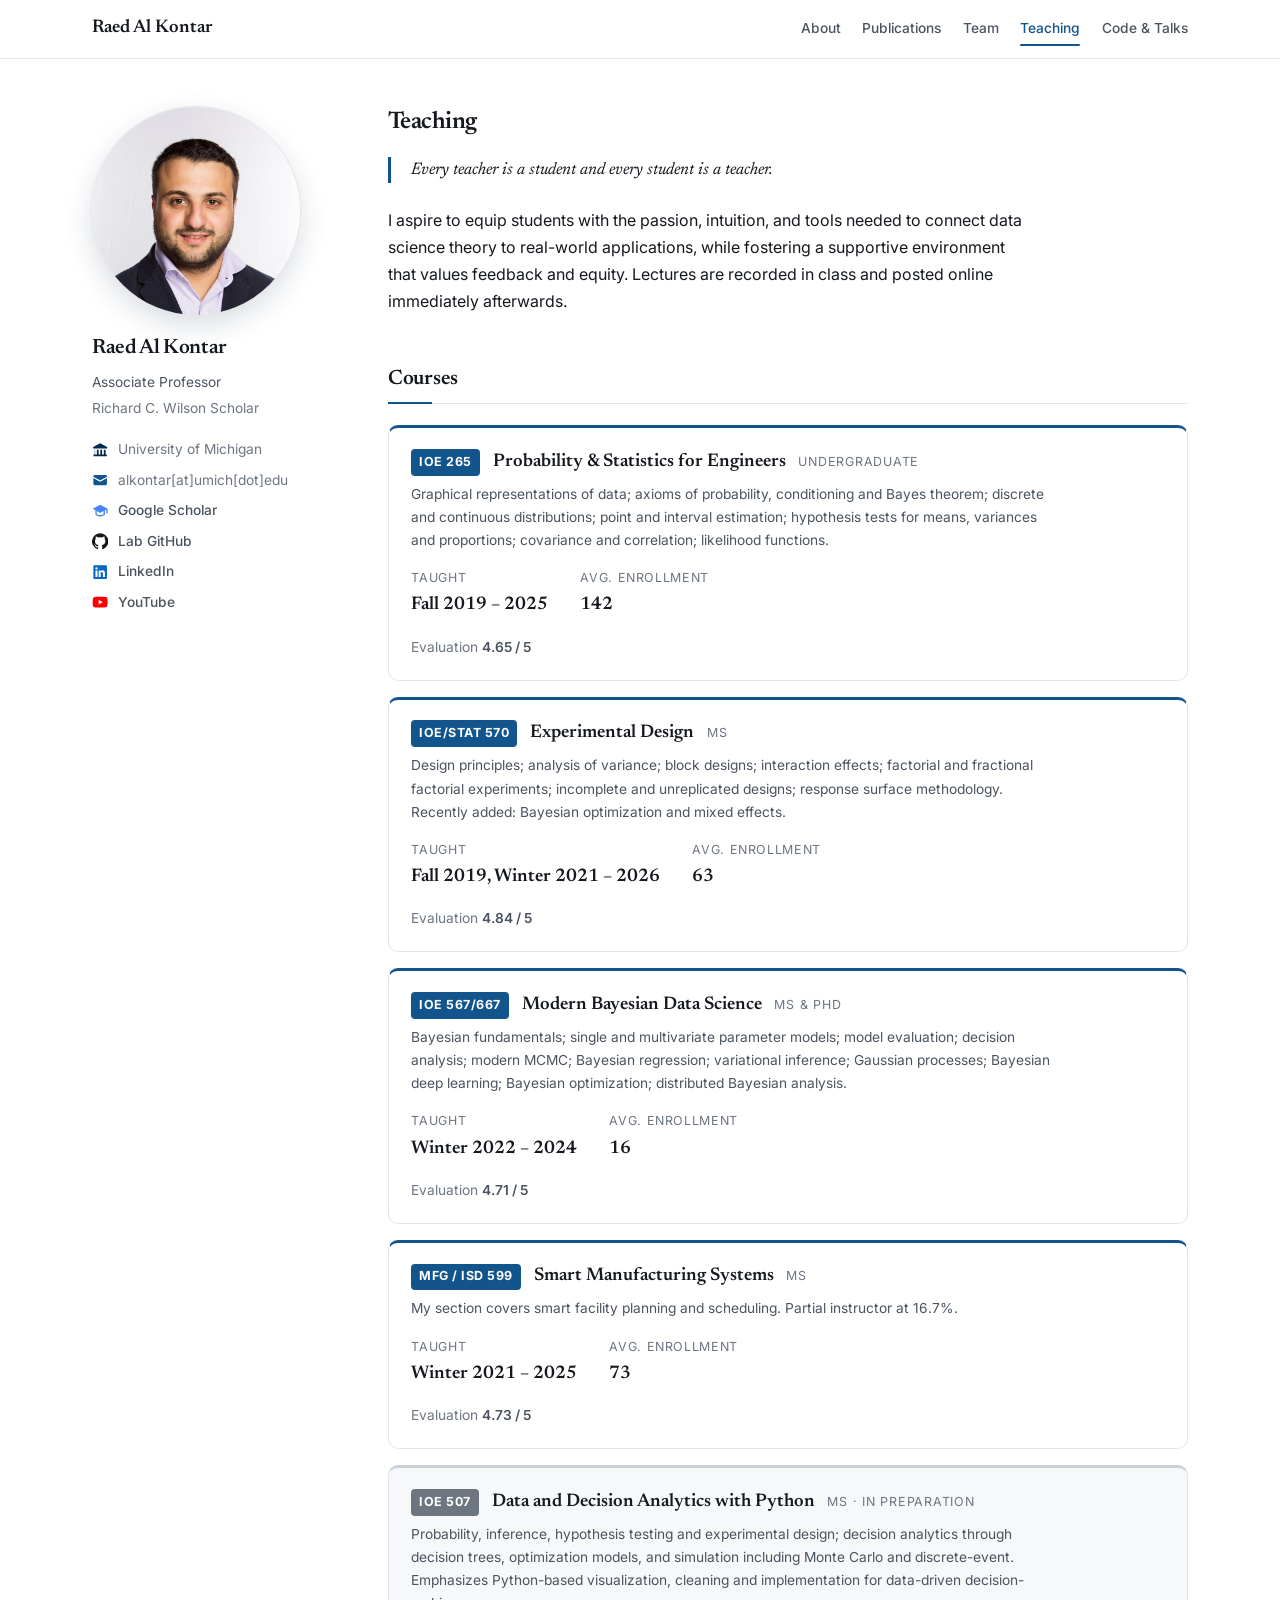
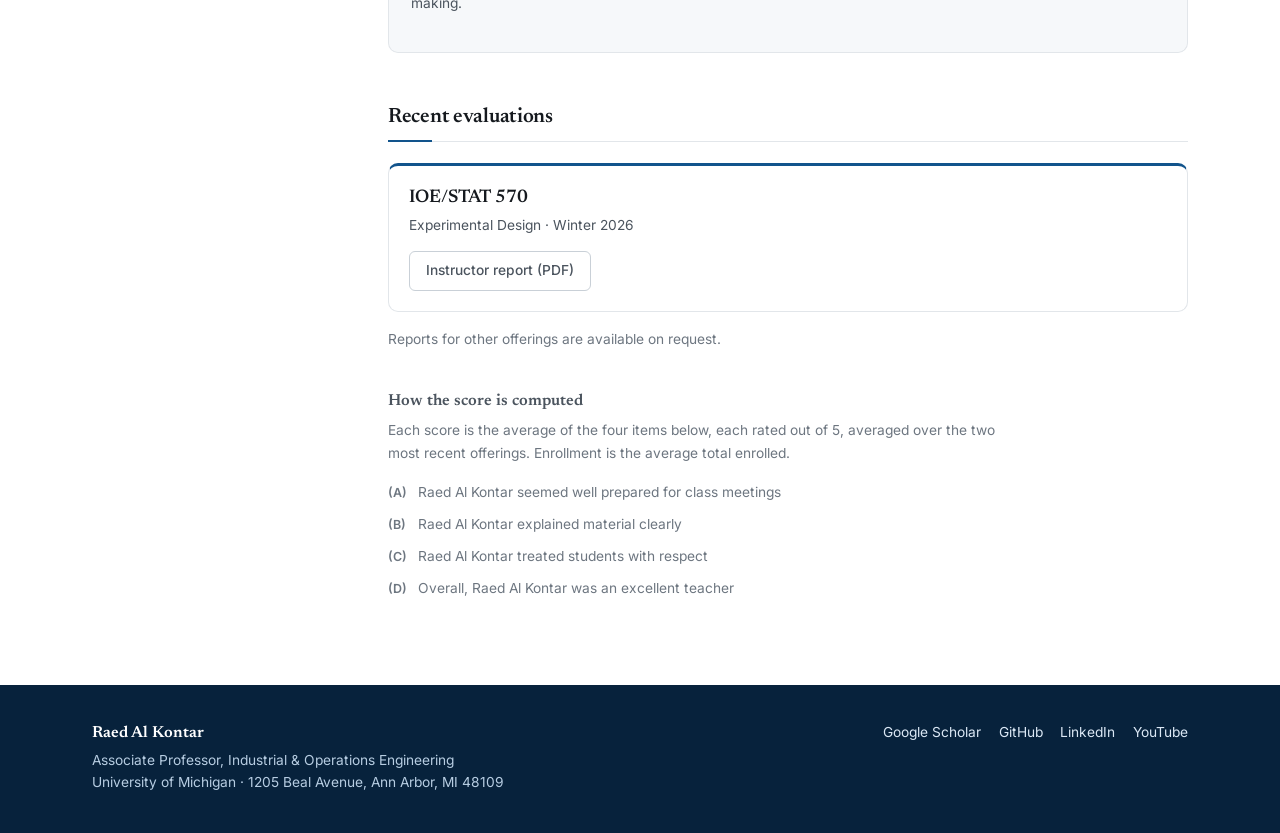
<file: teaching.html>
<!doctype html>
<html lang="en">
<head>
<meta charset="utf-8">
<meta name="viewport" content="width=device-width, initial-scale=1">
<title>Teaching — Raed Al Kontar</title>
<meta name="description" content="Courses taught by Raed Al Kontar in Industrial &amp; Operations Engineering at the University of Michigan.">
<link rel="preconnect" href="https://fonts.googleapis.com">
<link rel="preconnect" href="https://fonts.gstatic.com" crossorigin>
<link rel="stylesheet" href="assets/css/style.css">
<script src="assets/js/nav.js" defer></script>
<link rel="canonical" href="https://alkontar.engin.umich.edu/teaching.html">
<link rel="icon" href="assets/img/favicon.svg" type="image/svg+xml">
<link rel="apple-touch-icon" href="assets/img/apple-touch-icon.png">
<meta property="og:type" content="website">
<meta property="og:site_name" content="Raed Al Kontar">
<meta property="og:title" content="Teaching — Raed Al Kontar">
<meta property="og:description" content="Courses taught by Raed Al Kontar in Industrial &amp; Operations Engineering at the University of Michigan.">
<meta property="og:url" content="https://alkontar.engin.umich.edu/teaching.html">
<meta property="og:image" content="https://alkontar.engin.umich.edu/assets/img/og-card.png">
<meta property="og:image:width" content="1200">
<meta property="og:image:height" content="630">
<meta property="og:image:alt" content="Raed Al Kontar, Associate Professor of Industrial &amp; Operations Engineering at the University of Michigan">
<meta name="twitter:card" content="summary_large_image">
<meta name="twitter:title" content="Teaching — Raed Al Kontar">
<meta name="twitter:description" content="Courses taught by Raed Al Kontar in Industrial &amp; Operations Engineering at the University of Michigan.">
<meta name="twitter:image" content="https://alkontar.engin.umich.edu/assets/img/og-card.png">
</head>
<body>
<svg xmlns="http://www.w3.org/2000/svg" style="position:absolute;width:0;height:0;overflow:hidden" aria-hidden="true" focusable="false">
  <symbol id="i-university" viewBox="0 0 24 24"><path d="M12 2 1.75 7.25V9.5h20.5V7.25L12 2Zm-8 9.5v7H2.25V21h19.5v-2.5H20v-7h-2.6v7h-2.55v-7h-2.6v7h-2.5v-7H7.15v7H4.6v-7H4Z"/></symbol>
  <symbol id="i-email" viewBox="0 0 24 24"><path d="M2 6.6A2.1 2.1 0 0 1 4.1 4.5h15.8A2.1 2.1 0 0 1 22 6.6v.35l-9.53 5.32a1 1 0 0 1-.94 0L2 6.95V6.6Zm0 2.15 9.06 5.06a2 2 0 0 0 1.88 0L22 8.75v8.65a2.1 2.1 0 0 1-2.1 2.1H4.1A2.1 2.1 0 0 1 2 17.4V8.75Z"/></symbol>
  <symbol id="i-scholar" viewBox="0 0 24 24"><path d="M12 2.5 1 8.6l4 2.22V17c0 .3.13.57.35.75C6.9 19 9.3 19.8 12 19.8s5.1-.8 6.65-2.05A.97.97 0 0 0 19 17v-6.18l2-1.11V15h2V8.6L12 2.5Zm5 13.94c-1.3.9-3.1 1.36-5 1.36s-3.7-.46-5-1.36v-4.51l4.52 2.5a1 1 0 0 0 .96 0L17 11.93v4.51Z"/></symbol>
  <symbol id="i-github" viewBox="0 0 24 24"><path d="M12 .3a12 12 0 0 0-3.8 23.4c.6.1.83-.26.83-.58v-2.03c-3.34.72-4.04-1.61-4.04-1.61-.55-1.39-1.34-1.76-1.34-1.76-1.08-.75.09-.73.09-.73 1.2.08 1.83 1.23 1.83 1.23 1.07 1.83 2.8 1.3 3.49 1 .1-.78.42-1.3.76-1.6-2.67-.3-5.47-1.33-5.47-5.93 0-1.31.47-2.38 1.24-3.22-.13-.3-.54-1.52.11-3.18 0 0 1.01-.32 3.3 1.23a11.5 11.5 0 0 1 6.01 0c2.29-1.55 3.3-1.23 3.3-1.23.65 1.66.24 2.88.12 3.18.77.84 1.23 1.91 1.23 3.22 0 4.61-2.8 5.63-5.48 5.92.43.37.81 1.1.81 2.22v3.29c0 .32.22.69.83.58A12 12 0 0 0 12 .3Z"/></symbol>
  <symbol id="i-linkedin" viewBox="0 0 24 24"><path d="M20.45 2H3.55A1.55 1.55 0 0 0 2 3.55v16.9A1.55 1.55 0 0 0 3.55 22h16.9A1.55 1.55 0 0 0 22 20.45V3.55A1.55 1.55 0 0 0 20.45 2ZM8.05 19H5.1V9.5h2.95V19ZM6.57 8.2a1.71 1.71 0 1 1 0-3.42 1.71 1.71 0 0 1 0 3.42ZM19 19h-2.94v-4.62c0-1.1-.02-2.52-1.54-2.52-1.54 0-1.77 1.2-1.77 2.44V19H9.8V9.5h2.83v1.3h.04a3.1 3.1 0 0 1 2.79-1.53c2.98 0 3.54 1.96 3.54 4.52V19Z"/></symbol>
  <symbol id="i-youtube" viewBox="0 0 24 24"><path d="M22.54 6.42a2.78 2.78 0 0 0-1.95-1.97C18.88 4 12 4 12 4s-6.88 0-8.59.45a2.78 2.78 0 0 0-1.95 1.97A29.1 29.1 0 0 0 1 12a29.1 29.1 0 0 0 .46 5.58 2.78 2.78 0 0 0 1.95 1.97C5.12 20 12 20 12 20s6.88 0 8.59-.45a2.78 2.78 0 0 0 1.95-1.97A29.1 29.1 0 0 0 23 12a29.1 29.1 0 0 0-.46-5.58ZM9.75 15.57V8.43L15.82 12l-6.07 3.57Z"/></symbol>
</svg>
<a class="skip-link" href="#main">Skip to content</a>

<header class="masthead">
  <div class="wrap">
    <a class="masthead__name" href="index.html">Raed Al Kontar</a>
    <button class="nav-toggle" type="button" aria-expanded="false" aria-controls="primary-nav" hidden>
      Menu<svg aria-hidden="true" viewBox="0 0 16 16"><path d="M3.5 6 8 10.5 12.5 6"/></svg>
    </button>
    <nav id="primary-nav" aria-label="Primary">
      <a href="index.html">About</a>
      <a href="publications.html">Publications</a>
      <a href="team.html">Team</a>
      <a href="teaching.html" aria-current="page">Teaching</a>
      <a href="code-talks.html">Code &amp; Talks</a>
    </nav>
  </div>
</header>

<div class="wrap layout">

  <aside class="sidebar">
    <img class="sidebar__photo" src="assets/img/headshot.jpg" alt="Raed Al Kontar">
    <div>
      <div class="sidebar__name">Raed Al Kontar</div>
      <p class="sidebar__role">Associate Professor</p>
      <div class="sidebar__scholar">Richard C. Wilson Scholar</div>
      <ul class="sidebar__meta">
        <li><svg class="ico ico--university" aria-hidden="true"><use href="#i-university"/></svg><span>University of Michigan</span></li>
        <li><svg class="ico ico--email" aria-hidden="true"><use href="#i-email"/></svg><span>alkontar[at]umich[dot]edu</span></li>
        <li><svg class="ico ico--scholar" aria-hidden="true"><use href="#i-scholar"/></svg><a href="https://scholar.google.com/citations?user=x0ZxAl4AAAAJ&amp;hl=en">Google Scholar</a></li>
        <li><svg class="ico ico--github" aria-hidden="true"><use href="#i-github"/></svg><a href="https://github.com/UMDataScienceLab">Lab GitHub</a></li>
        <li><svg class="ico ico--linkedin" aria-hidden="true"><use href="#i-linkedin"/></svg><a href="https://www.linkedin.com/in/raed-kontar/">LinkedIn</a></li>
        <li><svg class="ico ico--youtube" aria-hidden="true"><use href="#i-youtube"/></svg><a href="https://www.youtube.com/channel/UCuao6owUe0VOQw0CCw94xQg">YouTube</a></li>
      </ul>
    </div>
  </aside>

  <main class="content" id="main">

    <section>
      <h1 class="h-page">Teaching</h1>
      <blockquote class="quote quote--brand">
        <p>Every teacher is a student and every student is a teacher.</p>
      </blockquote>
      <p>I aspire to equip students with the passion, intuition, and tools needed to connect data
         science theory to real-world applications, while fostering a supportive environment that
         values feedback and equity. Lectures are recorded in class and posted online immediately
         afterwards.</p>
    </section>

    <section>
      <h2 class="h-sec">Courses</h2>

      <article class="course">
        <div class="course__head">
          <span class="course__code">IOE 265</span>
          <h3>Probability &amp; Statistics for Engineers</h3>
          <span class="course__level">Undergraduate</span>
        </div>
        <p class="course__topics">Graphical representations of data; axioms of probability,
          conditioning and Bayes theorem; discrete and continuous distributions; point and interval
          estimation; hypothesis tests for means, variances and proportions; covariance and
          correlation; likelihood functions.</p>
        <dl class="course__stats">
          <div class="course__stat"><dt>Taught</dt><dd>Fall 2019 – 2025</dd></div>
          <div class="course__stat"><dt>Avg. enrollment</dt><dd>142</dd></div>
        </dl>
        <p class="course__eval">Evaluation <strong>4.65 / 5</strong></p>
      </article>

      <article class="course">
        <div class="course__head">
          <span class="course__code">IOE/STAT 570</span>
          <h3>Experimental Design</h3>
          <span class="course__level">MS</span>
        </div>
        <p class="course__topics">Design principles; analysis of variance; block designs; interaction
          effects; factorial and fractional factorial experiments; incomplete and unreplicated
          designs; response surface methodology. Recently added: Bayesian optimization and mixed
          effects.</p>
        <dl class="course__stats">
          <div class="course__stat"><dt>Taught</dt><dd>Fall 2019, Winter 2021 – 2026</dd></div>
          <div class="course__stat"><dt>Avg. enrollment</dt><dd>63</dd></div>
        </dl>
        <p class="course__eval">Evaluation <strong>4.84 / 5</strong></p>
      </article>

      <article class="course">
        <div class="course__head">
          <span class="course__code">IOE 567/667</span>
          <h3>Modern Bayesian Data Science</h3>
          <span class="course__level">MS &amp; PhD</span>
        </div>
        <p class="course__topics">Bayesian fundamentals; single and multivariate parameter models;
          model evaluation; decision analysis; modern MCMC; Bayesian regression; variational
          inference; Gaussian processes; Bayesian deep learning; Bayesian optimization; distributed
          Bayesian analysis.</p>
        <dl class="course__stats">
          <div class="course__stat"><dt>Taught</dt><dd>Winter 2022 – 2024</dd></div>
          <div class="course__stat"><dt>Avg. enrollment</dt><dd>16</dd></div>
        </dl>
        <p class="course__eval">Evaluation <strong>4.71 / 5</strong></p>
      </article>

      <article class="course">
        <div class="course__head">
          <span class="course__code">MFG / ISD 599</span>
          <h3>Smart Manufacturing Systems</h3>
          <span class="course__level">MS</span>
        </div>
        <p class="course__topics">My section covers smart facility planning and scheduling.
          Partial instructor at 16.7%.</p>
        <dl class="course__stats">
          <div class="course__stat"><dt>Taught</dt><dd>Winter 2021 – 2025</dd></div>
          <div class="course__stat"><dt>Avg. enrollment</dt><dd>73</dd></div>
        </dl>
        <p class="course__eval">Evaluation <strong>4.73 / 5</strong></p>
      </article>

      <article class="course course--soon">
        <div class="course__head">
          <span class="course__code">IOE 507</span>
          <h3>Data and Decision Analytics with Python</h3>
          <span class="course__level">MS &middot; in preparation</span>
        </div>
        <p class="course__topics">Probability, inference, hypothesis testing and experimental design;
          decision analytics through decision trees, optimization models, and simulation including
          Monte Carlo and discrete-event. Emphasizes Python-based visualization, cleaning and
          implementation for data-driven decision-making.</p>
      </article>

    </section>

    <section>
      <h2 class="h-sec">Recent evaluations</h2>
      <div class="cards">
        <div class="card">
          <h3>IOE/STAT 570</h3>
          <p>Experimental Design &middot; Winter 2026</p>
          <a class="btn" href="assets/files/eval-ioe570-winter-2026.pdf">Instructor report (PDF)</a>
        </div>
      </div>
      <p class="sub" style="margin:1rem 0 0;">Reports for other offerings are available on request.</p>

      <div class="evalnote">
        <h2>How the score is computed</h2>
        <p>Each score is the average of the four items below, each rated out of 5, averaged over the
           two most recent offerings. Enrollment is the average total enrolled.</p>
        <ol class="evalq">
          <li>Raed Al Kontar seemed well prepared for class meetings</li>
          <li>Raed Al Kontar explained material clearly</li>
          <li>Raed Al Kontar treated students with respect</li>
          <li>Overall, Raed Al Kontar was an excellent teacher</li>
        </ol>
      </div>
    </section>

  </main>
</div>

<footer class="footer">
  <div class="wrap">
    <div>
      <strong>Raed Al Kontar</strong>
      Associate Professor, Industrial &amp; Operations Engineering<br>
      University of Michigan &middot; 1205 Beal Avenue, Ann Arbor, MI 48109
    </div>
    <div class="footer__social">
      <a href="https://scholar.google.com/citations?user=x0ZxAl4AAAAJ&amp;hl=en">Google Scholar</a>
      <a href="https://github.com/UMDataScienceLab">GitHub</a>
      <a href="https://www.linkedin.com/in/raed-kontar/">LinkedIn</a>
      <a href="https://www.youtube.com/channel/UCuao6owUe0VOQw0CCw94xQg">YouTube</a>
    </div>
  </div>
</footer>

</body>
</html>
</file>
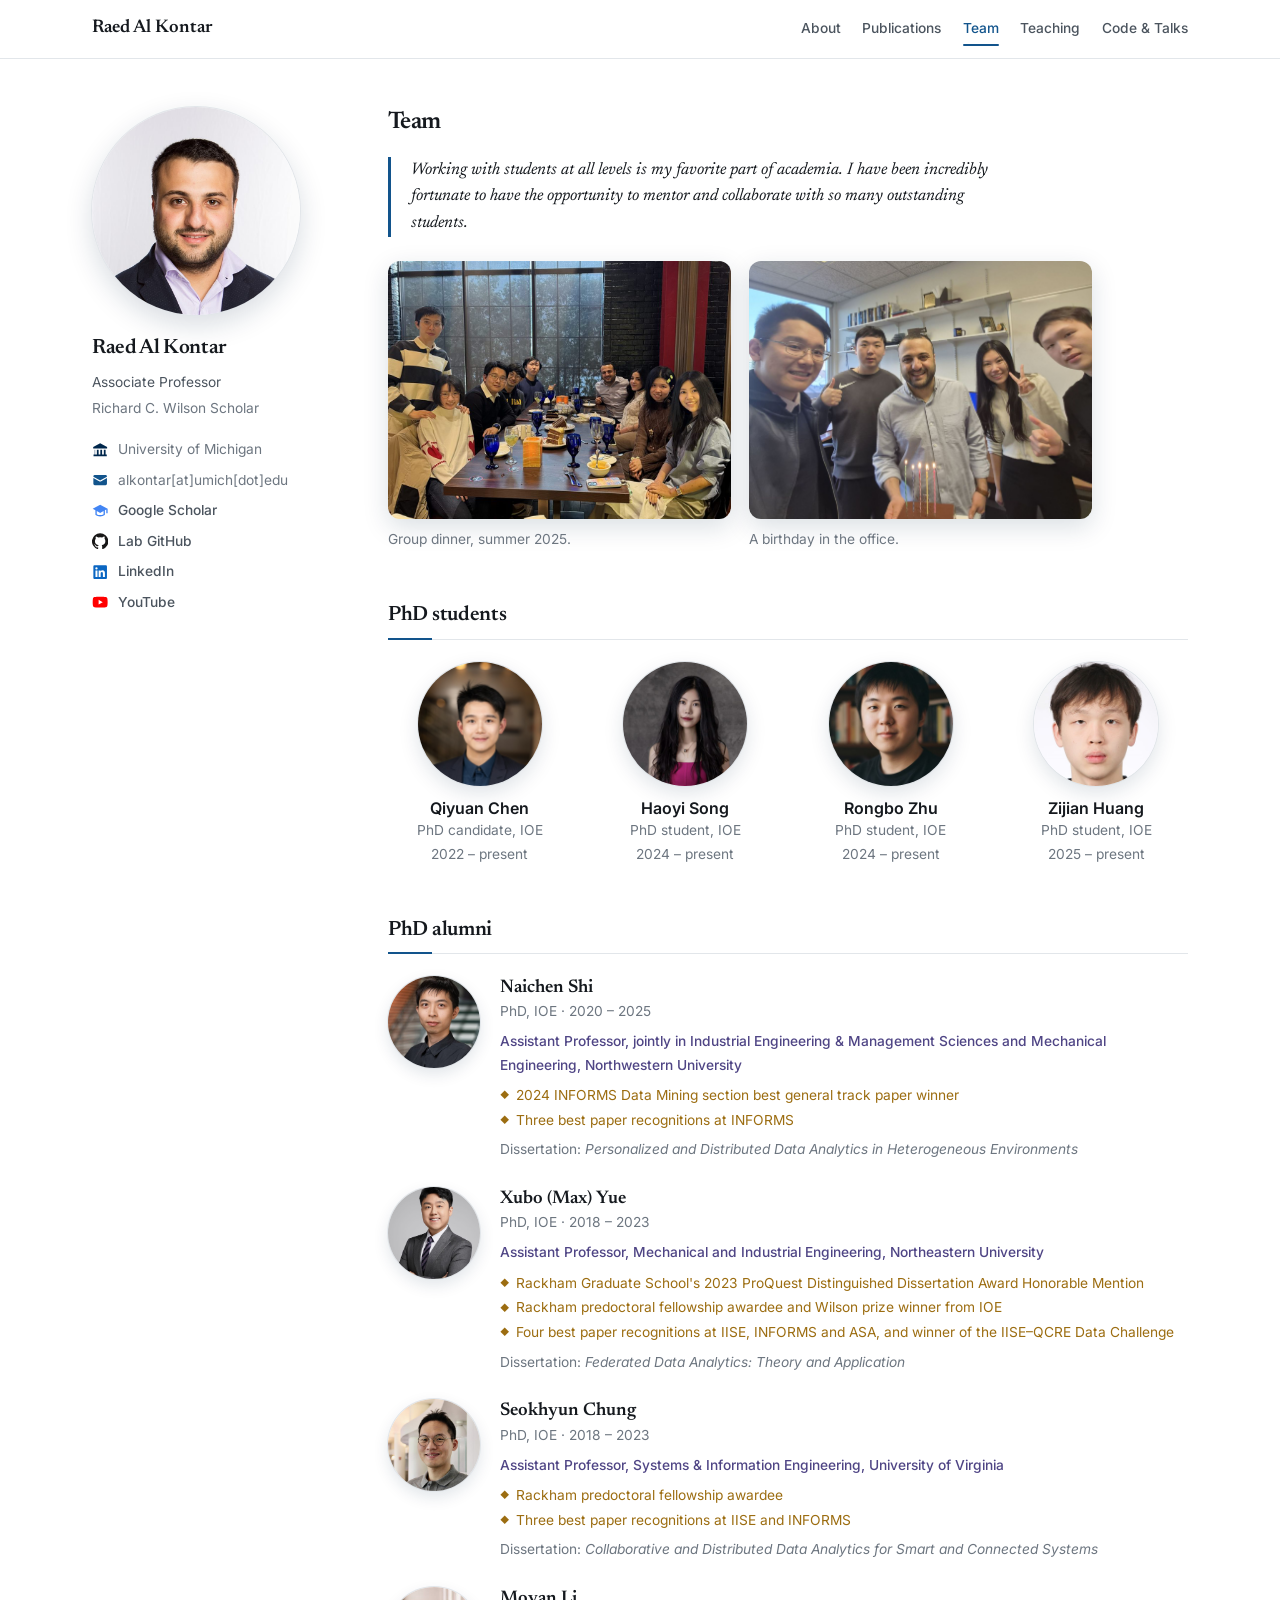
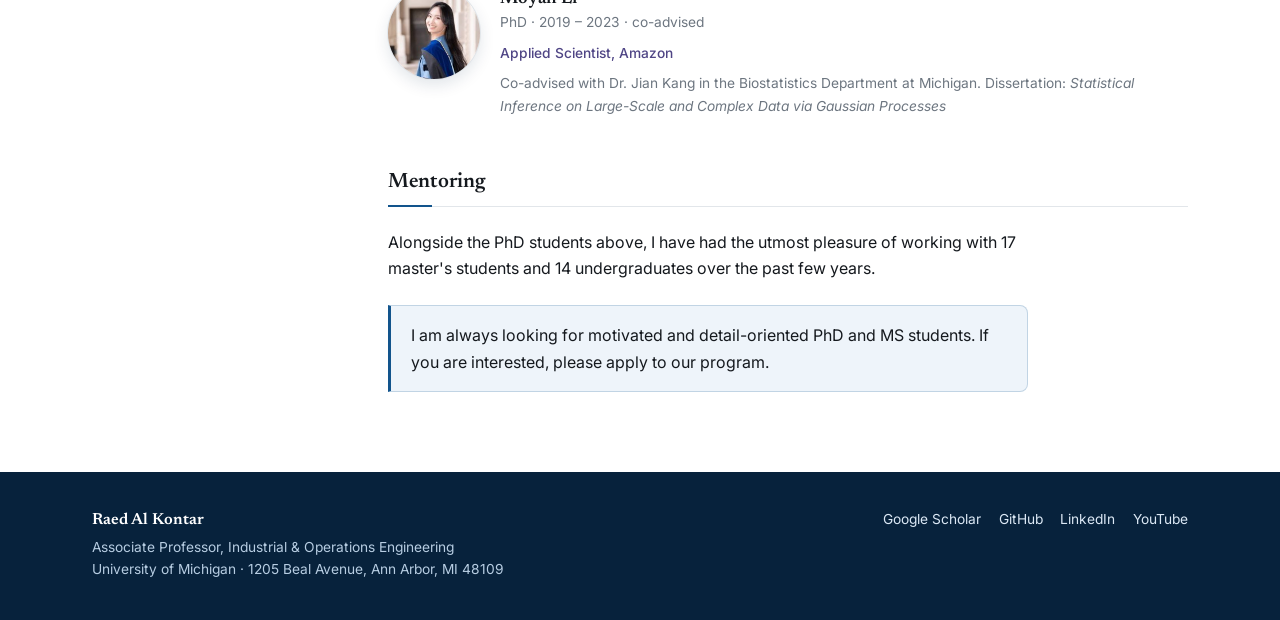
<file: team.html>
<!doctype html>
<html lang="en">
<head>
<meta charset="utf-8">
<meta name="viewport" content="width=device-width, initial-scale=1">
<title>Team — Raed Al Kontar</title>
<meta name="description" content="PhD students and alumni of Raed Al Kontar's data science group at the University of Michigan.">
<link rel="preconnect" href="https://fonts.googleapis.com">
<link rel="preconnect" href="https://fonts.gstatic.com" crossorigin>
<link rel="stylesheet" href="assets/css/style.css">
<script src="assets/js/nav.js" defer></script>
<link rel="canonical" href="https://alkontar.engin.umich.edu/team.html">
<link rel="icon" href="assets/img/favicon.svg" type="image/svg+xml">
<link rel="apple-touch-icon" href="assets/img/apple-touch-icon.png">
<meta property="og:type" content="website">
<meta property="og:site_name" content="Raed Al Kontar">
<meta property="og:title" content="Team — Raed Al Kontar">
<meta property="og:description" content="PhD students and alumni of Raed Al Kontar's data science group at the University of Michigan.">
<meta property="og:url" content="https://alkontar.engin.umich.edu/team.html">
<meta property="og:image" content="https://alkontar.engin.umich.edu/assets/img/og-card.png">
<meta property="og:image:width" content="1200">
<meta property="og:image:height" content="630">
<meta property="og:image:alt" content="Raed Al Kontar, Associate Professor of Industrial &amp; Operations Engineering at the University of Michigan">
<meta name="twitter:card" content="summary_large_image">
<meta name="twitter:title" content="Team — Raed Al Kontar">
<meta name="twitter:description" content="PhD students and alumni of Raed Al Kontar's data science group at the University of Michigan.">
<meta name="twitter:image" content="https://alkontar.engin.umich.edu/assets/img/og-card.png">
</head>
<body>
<svg xmlns="http://www.w3.org/2000/svg" style="position:absolute;width:0;height:0;overflow:hidden" aria-hidden="true" focusable="false">
  <symbol id="i-university" viewBox="0 0 24 24"><path d="M12 2 1.75 7.25V9.5h20.5V7.25L12 2Zm-8 9.5v7H2.25V21h19.5v-2.5H20v-7h-2.6v7h-2.55v-7h-2.6v7h-2.5v-7H7.15v7H4.6v-7H4Z"/></symbol>
  <symbol id="i-email" viewBox="0 0 24 24"><path d="M2 6.6A2.1 2.1 0 0 1 4.1 4.5h15.8A2.1 2.1 0 0 1 22 6.6v.35l-9.53 5.32a1 1 0 0 1-.94 0L2 6.95V6.6Zm0 2.15 9.06 5.06a2 2 0 0 0 1.88 0L22 8.75v8.65a2.1 2.1 0 0 1-2.1 2.1H4.1A2.1 2.1 0 0 1 2 17.4V8.75Z"/></symbol>
  <symbol id="i-scholar" viewBox="0 0 24 24"><path d="M12 2.5 1 8.6l4 2.22V17c0 .3.13.57.35.75C6.9 19 9.3 19.8 12 19.8s5.1-.8 6.65-2.05A.97.97 0 0 0 19 17v-6.18l2-1.11V15h2V8.6L12 2.5Zm5 13.94c-1.3.9-3.1 1.36-5 1.36s-3.7-.46-5-1.36v-4.51l4.52 2.5a1 1 0 0 0 .96 0L17 11.93v4.51Z"/></symbol>
  <symbol id="i-github" viewBox="0 0 24 24"><path d="M12 .3a12 12 0 0 0-3.8 23.4c.6.1.83-.26.83-.58v-2.03c-3.34.72-4.04-1.61-4.04-1.61-.55-1.39-1.34-1.76-1.34-1.76-1.08-.75.09-.73.09-.73 1.2.08 1.83 1.23 1.83 1.23 1.07 1.83 2.8 1.3 3.49 1 .1-.78.42-1.3.76-1.6-2.67-.3-5.47-1.33-5.47-5.93 0-1.31.47-2.38 1.24-3.22-.13-.3-.54-1.52.11-3.18 0 0 1.01-.32 3.3 1.23a11.5 11.5 0 0 1 6.01 0c2.29-1.55 3.3-1.23 3.3-1.23.65 1.66.24 2.88.12 3.18.77.84 1.23 1.91 1.23 3.22 0 4.61-2.8 5.63-5.48 5.92.43.37.81 1.1.81 2.22v3.29c0 .32.22.69.83.58A12 12 0 0 0 12 .3Z"/></symbol>
  <symbol id="i-linkedin" viewBox="0 0 24 24"><path d="M20.45 2H3.55A1.55 1.55 0 0 0 2 3.55v16.9A1.55 1.55 0 0 0 3.55 22h16.9A1.55 1.55 0 0 0 22 20.45V3.55A1.55 1.55 0 0 0 20.45 2ZM8.05 19H5.1V9.5h2.95V19ZM6.57 8.2a1.71 1.71 0 1 1 0-3.42 1.71 1.71 0 0 1 0 3.42ZM19 19h-2.94v-4.62c0-1.1-.02-2.52-1.54-2.52-1.54 0-1.77 1.2-1.77 2.44V19H9.8V9.5h2.83v1.3h.04a3.1 3.1 0 0 1 2.79-1.53c2.98 0 3.54 1.96 3.54 4.52V19Z"/></symbol>
  <symbol id="i-youtube" viewBox="0 0 24 24"><path d="M22.54 6.42a2.78 2.78 0 0 0-1.95-1.97C18.88 4 12 4 12 4s-6.88 0-8.59.45a2.78 2.78 0 0 0-1.95 1.97A29.1 29.1 0 0 0 1 12a29.1 29.1 0 0 0 .46 5.58 2.78 2.78 0 0 0 1.95 1.97C5.12 20 12 20 12 20s6.88 0 8.59-.45a2.78 2.78 0 0 0 1.95-1.97A29.1 29.1 0 0 0 23 12a29.1 29.1 0 0 0-.46-5.58ZM9.75 15.57V8.43L15.82 12l-6.07 3.57Z"/></symbol>
</svg>
<a class="skip-link" href="#main">Skip to content</a>

<header class="masthead">
  <div class="wrap">
    <a class="masthead__name" href="index.html">Raed Al Kontar</a>
    <button class="nav-toggle" type="button" aria-expanded="false" aria-controls="primary-nav" hidden>
      Menu<svg aria-hidden="true" viewBox="0 0 16 16"><path d="M3.5 6 8 10.5 12.5 6"/></svg>
    </button>
    <nav id="primary-nav" aria-label="Primary">
      <a href="index.html">About</a>
      <a href="publications.html">Publications</a>
      <a href="team.html" aria-current="page">Team</a>
      <a href="teaching.html">Teaching</a>
      <a href="code-talks.html">Code &amp; Talks</a>
    </nav>
  </div>
</header>

<div class="wrap layout">

  <aside class="sidebar">
    <img class="sidebar__photo" src="assets/img/headshot.jpg" alt="Raed Al Kontar">
    <div>
      <div class="sidebar__name">Raed Al Kontar</div>
      <p class="sidebar__role">Associate Professor</p>
      <div class="sidebar__scholar">Richard C. Wilson Scholar</div>
      <ul class="sidebar__meta">
        <li><svg class="ico ico--university" aria-hidden="true"><use href="#i-university"/></svg><span>University of Michigan</span></li>
        <li><svg class="ico ico--email" aria-hidden="true"><use href="#i-email"/></svg><span>alkontar[at]umich[dot]edu</span></li>
        <li><svg class="ico ico--scholar" aria-hidden="true"><use href="#i-scholar"/></svg><a href="https://scholar.google.com/citations?user=x0ZxAl4AAAAJ&amp;hl=en">Google Scholar</a></li>
        <li><svg class="ico ico--github" aria-hidden="true"><use href="#i-github"/></svg><a href="https://github.com/UMDataScienceLab">Lab GitHub</a></li>
        <li><svg class="ico ico--linkedin" aria-hidden="true"><use href="#i-linkedin"/></svg><a href="https://www.linkedin.com/in/raed-kontar/">LinkedIn</a></li>
        <li><svg class="ico ico--youtube" aria-hidden="true"><use href="#i-youtube"/></svg><a href="https://www.youtube.com/channel/UCuao6owUe0VOQw0CCw94xQg">YouTube</a></li>
      </ul>
    </div>
  </aside>

  <main class="content" id="main">

    <section>
      <h1 class="h-page">Team</h1>
      <blockquote class="quote quote--brand">
        <p>Working with students at all levels is my favorite part of academia. I have been incredibly
           fortunate to have the opportunity to mentor and collaborate with so many outstanding
           students.</p>
      </blockquote>
      <div class="photo-pair">
        <figure class="group-figure">
          <img class="group-photo" src="assets/img/team-dinner.jpg"
               alt="Nine members of the group seated around a long restaurant table, slices of cake in front of them">
          <figcaption class="group-photo__cap">Group dinner, summer 2025.</figcaption>
        </figure>
        <figure class="group-figure">
          <img class="group-photo group-photo--low" src="assets/img/team-birthday.jpg"
               alt="Four students crowded around me in my office behind a cake with lit candles">
          <figcaption class="group-photo__cap">A birthday in the office.</figcaption>
        </figure>
      </div>
    </section>

    <section>
      <h2 class="h-sec">PhD students</h2>
      <div class="people">

        <article class="person">
          <img class="person__photo" src="assets/img/people/qiyuan-chen.jpg" alt="">
          <h3><a href="https://qiyuan-chen.com/">Qiyuan Chen</a></h3>
          <p class="person__role">PhD candidate, IOE</p>
          <p class="person__role">2022 – present</p>
        </article>

        <article class="person">
          <img class="person__photo" src="assets/img/people/haoyi-song.jpg" alt="">
          <h3><a href="https://haoyisososo.github.io/haoyisong.github.io/">Haoyi Song</a></h3>
          <p class="person__role">PhD student, IOE</p>
          <p class="person__role">2024 – present</p>
        </article>

        <article class="person">
          <img class="person__photo" src="assets/img/people/rongbo-zhu.jpg" alt="">
          <h3><a href="https://bradley-zhu.github.io/Rongbo-Z.github.io/">Rongbo Zhu</a></h3>
          <p class="person__role">PhD student, IOE</p>
          <p class="person__role">2024 – present</p>
        </article>

        <article class="person">
          <img class="person__photo" src="assets/img/people/zijian-huang.jpg" alt="">
          <h3>Zijian Huang</h3>
          <p class="person__role">PhD student, IOE</p>
          <p class="person__role">2025 – present</p>
        </article>

      </div>
    </section>

    <section>
      <h2 class="h-sec">PhD alumni</h2>
      <ul class="alumni">

        <li class="alum">
          <img class="alum__photo" src="assets/img/people/naichen-shi.jpg" alt="">
          <div>
            <h3><a href="https://naichenshi.github.io/">Naichen Shi</a></h3>
            <div class="alum__years">PhD, IOE &middot; 2020 – 2025</div>
            <p class="alum__place">Assistant Professor, jointly in Industrial Engineering &amp;
              Management Sciences and Mechanical Engineering, Northwestern University</p>
            <ul class="alum__hl">
              <li>2024 INFORMS Data Mining section best general track paper winner</li>
              <li>Three best paper recognitions at INFORMS</li>
            </ul>
            <p class="alum__note">Dissertation: <em>Personalized and Distributed Data Analytics in
              Heterogeneous Environments</em></p>
          </div>
        </li>

        <li class="alum">
          <img class="alum__photo" src="assets/img/people/xubo-yue.jpg" alt="">
          <div>
            <h3><a href="https://sites.google.com/a/umich.edu/maxyxb/">Xubo (Max) Yue</a></h3>
            <div class="alum__years">PhD, IOE &middot; 2018 – 2023</div>
            <p class="alum__place">Assistant Professor, Mechanical and Industrial Engineering,
              Northeastern University</p>
            <ul class="alum__hl">
              <li>Rackham Graduate School's 2023 ProQuest Distinguished Dissertation Award Honorable Mention</li>
              <li>Rackham predoctoral fellowship awardee and Wilson prize winner from IOE</li>
              <li>Four best paper recognitions at IISE, INFORMS and ASA, and winner of the IISE–QCRE Data Challenge</li>
            </ul>
            <p class="alum__note">Dissertation: <em>Federated Data Analytics: Theory and Application</em></p>
          </div>
        </li>

        <li class="alum">
          <img class="alum__photo" src="assets/img/people/seokhyun-chung.jpg" alt="">
          <div>
            <h3><a href="https://seokhyun-chung.github.io/">Seokhyun Chung</a></h3>
            <div class="alum__years">PhD, IOE &middot; 2018 – 2023</div>
            <p class="alum__place">Assistant Professor, Systems &amp; Information Engineering,
              University of Virginia</p>
            <ul class="alum__hl">
              <li>Rackham predoctoral fellowship awardee</li>
              <li>Three best paper recognitions at IISE and INFORMS</li>
            </ul>
            <p class="alum__note">Dissertation: <em>Collaborative and Distributed Data Analytics for
              Smart and Connected Systems</em></p>
          </div>
        </li>

        <li class="alum">
          <img class="alum__photo" src="assets/img/people/moyan-li.jpg" alt="">
          <div>
            <h3><a href="https://scholar.google.com/citations?user=nFWIq40AAAAJ&amp;hl=en">Moyan Li</a></h3>
            <div class="alum__years">PhD &middot; 2019 – 2023 &middot; co-advised</div>
            <p class="alum__place">Applied Scientist, Amazon</p>
            <p class="alum__note">Co-advised with Dr. Jian Kang in the Biostatistics Department at
              Michigan. Dissertation: <em>Statistical Inference on Large-Scale and Complex Data via
              Gaussian Processes</em></p>
          </div>
        </li>

      </ul>
    </section>

    <section>
      <h2 class="h-sec">Mentoring</h2>
      <p>Alongside the PhD students above, I have had the utmost pleasure of working with 17
         master's students and 14 undergraduates over the past few years.</p>
      <div class="callout">
        <p>I am always looking for motivated and detail-oriented PhD and MS students. If you are
           interested, please apply to our program.</p>
      </div>
    </section>

  </main>
</div>

<footer class="footer">
  <div class="wrap">
    <div>
      <strong>Raed Al Kontar</strong>
      Associate Professor, Industrial &amp; Operations Engineering<br>
      University of Michigan &middot; 1205 Beal Avenue, Ann Arbor, MI 48109
    </div>
    <div class="footer__social">
      <a href="https://scholar.google.com/citations?user=x0ZxAl4AAAAJ&amp;hl=en">Google Scholar</a>
      <a href="https://github.com/UMDataScienceLab">GitHub</a>
      <a href="https://www.linkedin.com/in/raed-kontar/">LinkedIn</a>
      <a href="https://www.youtube.com/channel/UCuao6owUe0VOQw0CCw94xQg">YouTube</a>
    </div>
  </div>
</footer>

</body>
</html>
</file>
<file: assets/css/style.css>
/* ============================================================================
   alkontar.engin.umich.edu

   Layout follows the academicpages / Minimal Mistakes convention: a slim top
   nav plus a persistent left sidebar carrying portrait, identity and links,
   with a narrow content column to its right. The narrow measure is doing real
   work — it keeps figures and blocks from ballooning.

   Palette descends from CV.tex:
     --brand   <- \definecolor{titleslate}{RGB}{18,84,140}
     --gold    <- \definecolor{awardhue}{RGB}{160,112,18}, darkened four points
                  to RGB{156,109,17}. The CV's own hue lands at 4.36:1 on white,
                  just under the 4.5:1 AA floor, and gold is only ever used on
                  small text here (award lines, year rails). Indistinguishable
                  side by side; the print CV keeps the original.
     --crimson <- \definecolor{keyhue}{RGB}{163,22,62}
     --placement <- muted indigo. CV.tex marks placements with \purple{}, but a
                    saturated violet was the only vivid hue on the page; this
                    sits inside the navy family instead of beside it.
     --teal    <- \definecolor{areaMeth}{RGB}{0,118,132}
     --forest  <- \definecolor{areaMfg}{RGB}{31,110,55}
     --magenta <- \definecolor{areaHai}{RGB}{178,34,110}
     --student <- \orange{}, darkened for contrast

   Research areas keep the CV's shape+colour double encoding so they survive
   greyscale and colour blindness.
   ========================================================================= */

@import url('https://fonts.googleapis.com/css2?family=Inter:wght@400;500;600;700&family=Newsreader:ital,opsz,wght@0,6..72,400;0,6..72,500;0,6..72,600;1,6..72,400&display=swap');

:root {
  /* Type scale — six steps, nothing in between. Every font-size in this file
     is one of these; the old sheet had nineteen distinct sizes on the home
     page alone, most within a pixel of each other. */
  --fs-title:   1.5rem;   /* page titles (Publications, Team, ...) */
  --fs-section: 1.3rem;   /* section headings, sidebar name, year groups */
  --fs-item:    1.15rem;  /* paper / course / alumni titles, masthead name */
  --fs-body:    1rem;     /* prose, list titles, news headlines */
  --fs-small:   .86rem;   /* secondary lines, notes, nav, buttons */
  --fs-label:   .78rem;   /* year rails, badges, chips, dates */

  --navy-900: #07223c;
  --navy-800: #0c3055;
  --brand:    #12548c;
  --brand-bright: #2b7cc4;
  --brand-050: #eef4fa;

  --gold:     #9c6d11;
  --gold-050: #faf2df;
  --crimson:  #a3163e;
  --placement:#4f4585;
  --teal:     #007684;
  --forest:   #1f6e37;
  --magenta:  #b2226e;
  --student:  #b4530a;

  --bg:        #ffffff;
  --bg-tint:   #f6f8fa;
  --text:      #15191e;
  --text-soft: #4b545e;
  --text-mute: #6d7680;
  --rule:      #e2e6ea;
  --rule-firm: #c9d0d7;

  --sans:    "Inter", -apple-system, BlinkMacSystemFont, "Segoe UI", Arial, sans-serif;
  --display: "Newsreader", Georgia, "Times New Roman", serif;

  --sidebar: 15rem;
  --page:    72rem;
}

@media (prefers-color-scheme: dark) {
  :root:not([data-theme="light"]) {
    --brand: #74b0e6; --brand-bright: #9ccbf5; --brand-050: #12212e;
    --gold: #dbab41; --gold-050: #241d0d;
    --crimson: #ec7d97; --placement: #a9a2e0; --teal: #3fb8c7; --forest: #63b07c; --magenta: #e87fb4;
    --student: #e69350;
    --bg: #0f1317; --bg-tint: #161b21;
    --text: #e8ebee; --text-soft: #aab3bc; --text-mute: #838d97;
    --rule: #262c33; --rule-firm: #39424b;
    color-scheme: dark;
  }
}
:root[data-theme="dark"] {
  --brand: #74b0e6; --brand-bright: #9ccbf5; --brand-050: #12212e;
  --gold: #dbab41; --gold-050: #241d0d;
  --crimson: #ec7d97; --placement: #a9a2e0; --teal: #3fb8c7; --forest: #63b07c; --magenta: #e87fb4;
  --student: #e69350;
  --bg: #0f1317; --bg-tint: #161b21;
  --text: #e8ebee; --text-soft: #aab3bc; --text-mute: #838d97;
  --rule: #262c33; --rule-firm: #39424b;
  color-scheme: dark;
}

/* --- base ---------------------------------------------------------------- */

*, *::before, *::after { box-sizing: border-box; }
html { -webkit-text-size-adjust: 100%; scroll-behavior: smooth; scroll-padding-top: 5rem; }
@media (prefers-reduced-motion: reduce) {
  html { scroll-behavior: auto; }
  *, *::before, *::after { animation-duration: .01ms !important; transition-duration: .01ms !important; }
}

body {
  margin: 0; background: var(--bg); color: var(--text);
  font-family: var(--sans); font-size: 1rem; line-height: 1.68;
  -webkit-font-smoothing: antialiased;
}

h1, h2, h3, h4 { margin: 0; line-height: 1.25; font-weight: 600; }
p { margin: 0 0 1.1em; }
ul, ol { margin: 0 0 1.1em; padding-left: 1.2em; }
li { margin-bottom: .35em; }
img { max-width: 100%; height: auto; display: block; }

a { color: var(--brand); text-decoration: none; transition: color .15s, background .15s, border-color .15s; }
a:hover { color: var(--brand-bright); }
/* Only links carried a focus ring; the filter buttons fell back to whatever
   ring the browser draws, which differs per browser. One ring for everything
   focusable instead. */
a:focus-visible,
button:focus-visible,
[tabindex]:focus-visible { outline: 2px solid var(--brand); outline-offset: 3px; border-radius: 3px; }

.wrap { width: 100%; max-width: var(--page); margin-inline: auto; padding-inline: 1.75rem; }
@media (max-width: 34rem) { .wrap { padding-inline: 1.15rem; } }

/* --- top nav ------------------------------------------------------------- */

.masthead {
  position: sticky; top: 0; z-index: 50;
  background: color-mix(in srgb, var(--bg) 92%, transparent);
  backdrop-filter: saturate(1.5) blur(12px);
  border-bottom: 1px solid var(--rule);
}
.masthead .wrap { display: flex; align-items: center; justify-content: space-between; gap: 1.5rem; min-height: 3.6rem; }
.masthead__name { font-family: var(--display); font-size: var(--fs-item); font-weight: 600; color: var(--text); white-space: nowrap; }
.masthead__name:hover { color: var(--brand); }
.masthead nav { display: flex; flex-wrap: wrap; gap: 1.35rem; justify-content: flex-end; }
.masthead nav a { font-size: var(--fs-small); font-weight: 500; color: var(--text-soft); padding-block: .3rem; position: relative; }
.masthead nav a:hover { color: var(--brand); }
.masthead nav a[aria-current="page"] { color: var(--brand); }
.masthead nav a[aria-current="page"]::after {
  content: ""; position: absolute; left: 0; right: 0; bottom: -.05rem;
  height: 2px; border-radius: 2px; background: var(--brand);
}
/* Phone: the five links no longer fit on one line, so they live behind a
   Menu button that drops them down as a list. nav.js reveals the button and
   adds .has-toggle; with scripts off the links just wrap as they always did. */
.nav-toggle { display: none; }
@media (max-width: 48rem) {
  .masthead .wrap { flex-wrap: wrap; gap: .35rem 1rem; padding-block: .5rem; min-height: 3.2rem; }
  .masthead nav { justify-content: flex-start; gap: .95rem; }
  .nav-toggle {
    display: inline-flex; align-items: center; gap: .4rem; margin-left: auto;
    font: inherit; font-size: var(--fs-small); font-weight: 500; color: var(--text-soft);
    background: none; border: 1px solid var(--rule); border-radius: 6px;
    padding: .3rem .55rem .3rem .7rem; cursor: pointer;
  }
  .nav-toggle[hidden] { display: none; }
  .nav-toggle svg { width: .8rem; height: .8rem; fill: none; stroke: currentColor; stroke-width: 1.8; stroke-linecap: round; stroke-linejoin: round; transition: transform .15s; }
  .nav-toggle[aria-expanded="true"] { color: var(--brand); border-color: var(--brand); }
  .nav-toggle[aria-expanded="true"] svg { transform: rotate(180deg); }
  .masthead.has-toggle nav {
    display: none; flex-basis: 100%; flex-direction: column; gap: 0;
    padding: .25rem 0 .35rem; border-top: 1px solid var(--rule);
  }
  .masthead.has-toggle nav.is-open { display: flex; }
  .masthead.has-toggle nav a { font-size: var(--fs-body); padding-block: .5rem; }
  .masthead.has-toggle nav a[aria-current="page"]::after { display: none; }
}

/* --- sidebar + content --------------------------------------------------- */

.layout {
  display: grid;
  grid-template-columns: var(--sidebar) minmax(0, 1fr);
  gap: 3.5rem;
  align-items: start;
  padding-block: 3rem 5rem;
}
@media (max-width: 56rem) {
  .layout { grid-template-columns: 1fr; gap: 2.25rem; padding-block: 2rem 3.5rem; }
}

.sidebar { position: sticky; top: 5.25rem; }
@media (max-width: 56rem) {
  .sidebar {
    position: static;
    display: grid; grid-template-columns: 128px 1fr; gap: 1.5rem; align-items: center;
    padding-bottom: 1.75rem; border-bottom: 1px solid var(--rule);
  }
}
@media (max-width: 26rem) { .sidebar { grid-template-columns: 1fr; text-align: center; justify-items: center; } }

.sidebar__photo {
  width: 100%; max-width: 13rem; aspect-ratio: 1;
  border-radius: 50%; object-fit: cover; object-position: 50% 18%;
  margin-bottom: 1.1rem;
  box-shadow: 0 0 0 1px var(--rule), 0 10px 28px rgba(10,40,70,.16);
}
@media (max-width: 56rem) { .sidebar__photo { max-width: 128px; margin-bottom: 0; } }

.sidebar__name { font-family: var(--display); font-size: var(--fs-section); font-weight: 600; letter-spacing: -0.018em; margin-bottom: .3rem; }
.sidebar__role { font-size: var(--fs-small); color: var(--text-soft); margin: 0 0 .35rem; line-height: 1.5; }
/* Deliberately quiet: same size and colour as the identity list below it, so
   the named professorship reads as one more line of affiliation rather than a
   badge. No gold, no caps, no bold. */
.sidebar__scholar {
  font-size: var(--fs-small); color: var(--text-mute); margin-bottom: 1rem; line-height: 1.5;
}
/* Identity list, in the order a reader needs it: department, address, email,
   then profiles. Mirrors the set on Naichen Shi's site (Font Awesome
   building-columns / location-dot / envelope / github / linkedin plus an
   Academicons Scholar cap). */
.sidebar__meta { list-style: none; margin: 0; padding: 0; display: grid; gap: .1rem; }
.sidebar__meta li {
  display: grid; grid-template-columns: 1.05rem 1fr; gap: .55rem;
  align-items: start; margin: 0;
  font-size: var(--fs-small); line-height: 1.5; color: var(--text-mute);
  padding: .26rem 0;
}
.sidebar__meta a { color: var(--text-soft); font-weight: 500; }
.sidebar__meta a:hover { color: var(--brand); }

/* Inline SVG via <use>, not CSS masks: mask-image support is uneven and a
   failed mask renders nothing at all, which is a silent failure. fill picks up
   currentColor, so hover colouring still comes for free. */
.ico {
  width: 1.02rem; height: 1.02rem; display: block; margin-top: .16rem;
  flex: none; fill: currentColor;
  transition: color .15s;
}
/* Two columns only in the tablet band. On a phone the icon+label pairs wrapped
   into a ragged two-up — the address sitting beside the department — which read
   as noise, so below 34rem the list stays a single column. */
@media (min-width: 34.01rem) and (max-width: 56rem) {
  .sidebar__meta { grid-template-columns: repeat(auto-fit, minmax(11rem, 1fr)); }
}
/* The identity list keeps its left edge even when the rest of the card centres:
   an icon paired with a centred label has nothing to align to. */
@media (max-width: 26rem) {
  .sidebar__meta { text-align: left; }
  .sidebar__meta li { justify-content: start; }
}

.content { min-width: 0; }
.content > section + section { margin-top: 3.25rem; }
.content p { max-width: 40rem; }

/* --- section headings ---------------------------------------------------- */

.h-page { font-family: var(--display); font-size: var(--fs-title); font-weight: 600; letter-spacing: -0.024em; margin-bottom: 1.25rem; }
/* Opening paragraph on the landing page: set a step up from body so it reads as
   a lede without needing a heading above it. */
/* Intro paragraphs are plain body text, the same as the prose further down
   the page. They used to be larger and grey; that made them the loudest block
   on the page. */
.lede { max-width: 40rem; margin: 0; }
.intro { margin-top: 1.1rem; }
.h-sec {
  font-family: var(--display); font-size: var(--fs-section); font-weight: 600; letter-spacing: -0.014em;
  margin: 0 0 1.35rem; padding-bottom: .6rem; position: relative;
  border-bottom: 1px solid var(--rule);
}
.h-sec::after {
  content: ""; position: absolute; left: 0; bottom: -1px;
  width: 2.75rem; height: 2px; background: var(--brand);
}
.h-sec--gold::after { background: var(--gold); }
.sub { color: var(--text-mute); font-size: var(--fs-small); margin: -.85rem 0 1.5rem; }

/* --- keywords ------------------------------------------------------------ */

.keywords { display: flex; flex-wrap: wrap; gap: .45rem; }
.keyword {
  font-size: var(--fs-label); font-weight: 500; padding: .26rem .7rem; border-radius: 100px;
  color: var(--brand); background: var(--brand-050);
  border: 1px solid color-mix(in srgb, var(--brand) 20%, transparent);
}

/* --- awards (list, not cards) -------------------------------------------- */

.awards { list-style: none; margin: 0; padding: 0; }
.awards li {
  display: grid; grid-template-columns: 5.5rem 1fr; gap: 1rem;
  padding: .8rem 0; border-bottom: 1px solid var(--rule); margin: 0;
}
.awards li:last-child { border-bottom: 0; }
@media (max-width: 32rem) { .awards li { grid-template-columns: 1fr; gap: .15rem; } }
.awards__yr { font-size: var(--fs-label); font-weight: 700; letter-spacing: .05em; color: var(--gold); padding-top: .18rem; }
/* Service reuses the awards rhythm but not its colour: gold means award
   everywhere on this site, and an editorship or an elected office is neither. */
.awards--service .awards__yr { color: var(--brand); }
.awards__what { font-size: var(--fs-body); font-weight: 600; }
.awards__note { font-size: var(--fs-small); color: var(--text-mute); margin: .15rem 0 0; max-width: none; }

/* --- education -----------------------------------------------------------
   Follows the awards rhythm — year in the left rail, degree and institution on
   the right — rather than closing the page on a plain bullet list. Blue rather
   than gold in the rail: gold means award everywhere else on the site. */

.edu { list-style: none; margin: 0; padding: 0; }
.edu li {
  display: grid; grid-template-columns: 3.25rem 1fr; gap: .9rem;
  padding: .5rem 0; border-bottom: 1px solid var(--rule); margin: 0;
  align-items: baseline;
}
.edu li:last-child { border-bottom: 0; }
@media (max-width: 32rem) { .edu li { grid-template-columns: 1fr; gap: .1rem; } }
.edu__yr { font-size: var(--fs-label); font-weight: 700; letter-spacing: .05em; color: var(--brand); }
.edu__what { font-size: var(--fs-body); }
.edu__what strong { font-family: var(--display); font-size: var(--fs-body); font-weight: 600; margin-right: .15rem; }
.edu__where { color: var(--text-mute); }
.edu__note { color: var(--gold); white-space: nowrap; }
.edu__note::before { content: "\25C6"; font-size: .65em; vertical-align: .18em; margin-right: .3em; }

/* --- featured papers -----------------------------------------------------
   Figures sit in a fixed 300px rail rather than scaling with the column. The
   sources are 900px wide, so this stays sharp on 2x displays and the axis
   labels inside the plots are actually legible. Each frame links to the full
   image for anyone who wants to read the detail. */

.feature {
  display: grid;
  /* 300px at full width, shrinking to 190px rather than eating the text column
     in the band between the tablet breakpoints. */
  grid-template-columns: minmax(0, 1fr) clamp(190px, 38%, 300px);
  gap: 1.75rem;
  padding: 1.75rem 0; border-bottom: 1px solid var(--rule);
}
.feature:last-of-type { border-bottom: 0; }
.feature__fig {
  align-self: start; display: block;
  border: 1px solid var(--rule); border-radius: 8px;
  background: #fff; padding: .4rem;
  transition: border-color .15s, box-shadow .15s;
}
.feature__fig:hover { border-color: var(--brand); box-shadow: 0 6px 18px rgba(10,40,70,.14); }
.feature__fig img { border-radius: 3px; }
@media (max-width: 48rem) {
  .feature { grid-template-columns: 1fr; gap: 1.1rem; }
  .feature__fig { max-width: 22rem; }
}
.feature h3 { font-family: var(--display); font-size: var(--fs-item); font-weight: 600; line-height: 1.3; margin-bottom: .4rem; }
.feature h3 a { color: var(--text); }
.feature h3 a:hover { color: var(--brand); }
.feature__meta { font-size: var(--fs-small); color: var(--text-mute); margin-bottom: .75rem; }
.feature__body { font-size: var(--fs-body); color: var(--text-soft); }
.feature__body p:last-of-type { margin-bottom: .85rem; }

/* --- link chips ---------------------------------------------------------- */

.chips { display: flex; flex-wrap: wrap; gap: .4rem; }
.chip {
  font-size: var(--fs-label); font-weight: 500; padding: .2rem .6rem; border-radius: 5px;
  color: var(--brand); background: var(--brand-050);
  border: 1px solid color-mix(in srgb, var(--brand) 18%, transparent);
}
.chip:hover { background: var(--brand); color: #fff; }
/* A source link beside an award or news line: the title stays black, the chip sits after it. */
.awards__what .chip, .news__what .chip { margin-left: .35rem; vertical-align: .1em; white-space: nowrap; }

.btn {
  display: inline-flex; align-items: center; gap: .4rem;
  font-size: var(--fs-small); font-weight: 500; padding: .48rem 1rem; border-radius: 6px;
  border: 1px solid var(--rule-firm); color: var(--text-soft); background: var(--bg);
}
.btn:hover { border-color: var(--brand); color: var(--brand); background: var(--brand-050); }
.btn--solid { background: var(--brand); border-color: var(--brand); color: #fff; }
.btn--solid:hover { background: var(--navy-800); border-color: var(--navy-800); color: #fff; }
.btn-row { display: flex; flex-wrap: wrap; gap: .55rem; }

/* --- news ---------------------------------------------------------------- */

.news { list-style: none; padding: 0; margin: 0; }
.news > li { display: grid; grid-template-columns: 6rem 1fr; gap: 1.15rem; padding: .9rem 0; border-bottom: 1px solid var(--rule); margin: 0; }
.news > li:last-child { border-bottom: 0; }
@media (max-width: 36rem) { .news > li { grid-template-columns: 1fr; gap: .25rem; } }
.news__date { font-size: var(--fs-label); font-weight: 700; letter-spacing: .06em; text-transform: uppercase; color: var(--brand); padding-top: .3rem; }
.news__body { font-size: var(--fs-body); }
.news__body p { margin: 0; max-width: none; }
.news__body p + p { margin-top: .25rem; font-size: var(--fs-small); color: var(--text-mute); }
.news__what { font-weight: 600; }

/* One live item at a time — a student on the job market. It is the only entry
   on the page with a deadline, so it gets the tint and loses the year: a date
   would read as history when the point is that it is happening now. */
.news > li.is-live {
  background: var(--brand-050);
  border-left: 3px solid var(--brand);
  border-bottom: 0;
  border-radius: 0 8px 8px 0;
  padding: .95rem 1.2rem;
  margin-bottom: .4rem;
}
.news > li.is-live .news__date { color: var(--brand); }

/* --- home-page digests ---------------------------------------------------
   Placements and courses share the awards rhythm — a narrow left column
   carrying the fact that orders the row (years, course code), the substance
   on the right. Three sections, one structure, so the page scans as a unit. */

.placements, .tcourses { list-style: none; margin: 0; padding: 0; }
.placements li, .tcourses li {
  display: grid; grid-template-columns: 7rem 1fr; gap: 1rem;
  padding: .75rem 0; border-bottom: 1px solid var(--rule); margin: 0;
}
.placements li:last-child, .tcourses li:last-child { border-bottom: 0; }
@media (max-width: 32rem) {
  .placements li, .tcourses li { grid-template-columns: 1fr; gap: .2rem; }
}

.placements__yrs { font-size: var(--fs-label); font-weight: 700; letter-spacing: .05em; color: var(--brand); padding-top: .18rem; }
.placements__who { font-size: var(--fs-body); font-weight: 600; }
.placements__who a { color: var(--text); }
.placements__who a:hover { color: var(--brand); }
.placements__where { font-size: var(--fs-small); color: var(--placement); margin: .1rem 0 0; max-width: none; }

.tcourses__code {
  font-size: var(--fs-label); font-weight: 700; letter-spacing: .04em; color: #fff;
  background: var(--brand); padding: .18rem .5rem; border-radius: 4px;
  justify-self: start; align-self: start; margin-top: .1rem;
}
.tcourses__name { font-size: var(--fs-body); font-weight: 600; }
.tcourses__stat { font-size: var(--fs-small); color: var(--text-mute); margin: .12rem 0 0; max-width: none; }

/* --- people -------------------------------------------------------------- */

.people { display: grid; grid-template-columns: repeat(auto-fill, minmax(150px, 1fr)); gap: 2rem 1.35rem; }
.person { text-align: center; }
.person__photo {
  width: 124px; height: 124px; margin: 0 auto .75rem;
  border-radius: 50%; object-fit: cover; object-position: 50% 22%;
  box-shadow: 0 0 0 1px var(--rule), 0 7px 20px rgba(10,40,70,.13);
}
.person h3 { font-size: var(--fs-body); font-weight: 600; margin-bottom: .12rem; }
.person h3 a { color: var(--text); }
.person h3 a:hover { color: var(--brand); }
.person__role { font-size: var(--fs-small); color: var(--text-mute); margin: 0; max-width: none; }

.alumni { list-style: none; padding: 0; margin: 0; display: grid; gap: 1.6rem; }
.alum { display: grid; grid-template-columns: 92px 1fr; gap: 1.25rem; align-items: start; margin: 0; }
@media (max-width: 34rem) { .alum { grid-template-columns: 72px 1fr; gap: .9rem; } }
.alum__photo {
  width: 92px; height: 92px; border-radius: 50%;
  object-fit: cover; object-position: 50% 22%;
  box-shadow: 0 0 0 1px var(--rule), 0 6px 16px rgba(10,40,70,.12);
}
@media (max-width: 34rem) { .alum__photo { width: 72px; height: 72px; } }
.alum h3 { font-family: var(--display); font-size: var(--fs-item); font-weight: 600; margin-bottom: .08rem; }
.alum h3 a { color: var(--text); }
.alum h3 a:hover { color: var(--brand); }
.alum__years { font-size: var(--fs-small); color: var(--text-mute); margin-bottom: .45rem; }
.alum__place { font-size: var(--fs-small); font-weight: 500; color: var(--placement); margin: 0 0 .45rem; max-width: none; }
.alum__hl { margin: 0; padding: 0; list-style: none; }
.alum__hl li { font-size: var(--fs-small); color: var(--gold); padding-left: 1rem; position: relative; margin-bottom: .1rem; }
.alum__hl li::before { content: "\25C6"; position: absolute; left: 0; font-size: .65em; top: .35em; }
.alum__note { font-size: var(--fs-small); color: var(--text-mute); margin: .4rem 0 0; max-width: none; }

/* Group photo: deliberately capped. At full content width it dominated the
   page and pushed everything else below the fold. */
/* min(), not a bare 30rem: the class beats the global `img { max-width: 100% }`
   on specificity, so on a phone the 30rem cap won and the photo ran ~87px past
   the content column, scrolling the whole page sideways. */
.group-photo { max-width: min(30rem, 100%); border-radius: 12px; box-shadow: 0 8px 26px rgba(10,40,70,.15); }
/* <figure> ships a 40px side margin in every browser; zero it so the photo
   still lines up with the text column. */
.group-figure { margin: 0; }
.group-photo__cap { font-size: var(--fs-small); color: var(--text-mute); margin: .6rem 0 0; }

/* Two group photos side by side. They arrive at different aspect ratios, so
   both are cropped into a shared 4:3 box to keep the row level. The birthday
   photo is pulled down in its box on purpose: the crop then eats ceiling tiles
   rather than the cake. */

.photo-pair { display: grid; grid-template-columns: 1fr 1fr; gap: 1.1rem; max-width: min(44rem, 100%); }
.photo-pair .group-photo { width: 100%; max-width: 100%; aspect-ratio: 4 / 3; object-fit: cover; }
.photo-pair .group-photo--low { object-position: center 78%; }

/* Stacked below 40rem, but the 4:3 crop stays: released to its native ratio the
   birthday photo leads with half a metre of ceiling tile. */
@media (max-width: 40rem) {
  .photo-pair { grid-template-columns: 1fr; gap: 1.5rem; max-width: 24rem; }
}

/* --- personal note -------------------------------------------------------
   One line closing the About section, set under a rule so it reads as an
   aside rather than an announcement. */

.personal {
  margin-top: 1.75rem; padding-top: 1.45rem; border-top: 1px solid var(--rule);
  max-width: 40rem;                     /* matches .lede */
}
.personal__line { margin: 0; }


/* --- quote --------------------------------------------------------------- */

.quote {
  /* Off the scale on purpose: Newsreader's letters are smaller than Inter's at
     the same nominal size, so 1rem looked smaller than the paragraph under it.
     1.05rem reads as just under body text. */
  font-family: var(--display); font-size: 1.05rem; font-style: italic; font-weight: 400;
  line-height: 1.6; color: var(--text); margin: 0 0 1.5rem;
  padding-left: 1.25rem; border-left: 3px solid var(--gold); max-width: 38rem;
}
.quote p { margin: 0; max-width: none; }
.quote--brand { border-left-color: var(--brand); }

/* --- callout -------------------------------------------------------------
   Reserved for the standing invitation to prospective students — the one line
   on the site a visitor might have come specifically to find, sitting at the
   bottom of a long page where body copy gets skimmed past. Tint plus the brand
   rule, borrowing the chip palette rather than introducing a colour. */

.callout {
  background: var(--brand-050);
  border: 1px solid color-mix(in srgb, var(--brand) 20%, transparent);
  border-left: 3px solid var(--brand);
  border-radius: 0 8px 8px 0;
  padding: 1rem 1.25rem;
  margin: 1.4rem 0 0;
  max-width: 40rem;
  font-size: var(--fs-body);
}
.callout p { margin: 0; max-width: none; }
.callout strong { font-weight: 600; }

/* --- courses ------------------------------------------------------------- */

.course { padding: 1.3rem 1.4rem; margin-bottom: 1rem; border: 1px solid var(--rule); border-radius: 10px; border-top: 3px solid var(--brand); }
.course--soon { border-top-color: var(--rule-firm); background: var(--bg-tint); }
.course__head { display: flex; flex-wrap: wrap; align-items: baseline; gap: .45rem .8rem; margin-bottom: .45rem; }
.course__code { font-size: var(--fs-label); font-weight: 700; letter-spacing: .04em; color: #fff; background: var(--brand); padding: .18rem .5rem; border-radius: 4px; }
.course--soon .course__code { background: var(--text-mute); }
.course h3 { font-family: var(--display); font-size: var(--fs-item); font-weight: 600; }
.course__level { font-size: var(--fs-label); letter-spacing: .06em; text-transform: uppercase; color: var(--text-mute); }
.course__topics { font-size: var(--fs-small); color: var(--text-soft); margin: 0 0 1rem; max-width: none; }
.course__stats { display: flex; flex-wrap: wrap; gap: .9rem 2rem; margin: 0; }
.course__stat { margin: 0; }
.course__stat dt { font-size: var(--fs-label); letter-spacing: .05em; text-transform: uppercase; color: var(--text-mute); margin-bottom: .08rem; }
.course__stat dd { margin: 0; font-family: var(--display); font-size: var(--fs-item); font-weight: 600; color: var(--text); }

/* The evaluation score sits below the stat row as a quiet line rather than as
   a third display figure. It is context for the course; the instructor reports
   further down are where a student actually reads the evaluations. */
.course__eval { font-size: var(--fs-small); color: var(--text-mute); margin: .9rem 0 0; max-width: none; }
.course__eval strong { color: var(--text-soft); font-weight: 600; }

/* Method note. Deliberately set below body size: it explains how a number is
   arrived at without competing with the courses above it. */
.evalnote { margin-top: 2.5rem; }
.evalnote h2 {
  font-family: var(--display); font-size: var(--fs-body); font-weight: 600;
  color: var(--text-soft); margin-bottom: .5rem;
}
.evalnote > p { font-size: var(--fs-small); color: var(--text-mute); max-width: 38rem; margin-bottom: .7rem; }

/* Evaluation items, lettered (A)–(D) to match how the CV labels them — the
   letters are the CV's own identifiers, not decoration. */
.evalq { counter-reset: q; list-style: none; padding: 0; margin: .6rem 0 0; max-width: 38rem; }
.evalq li {
  counter-increment: q;
  display: grid; grid-template-columns: 1.4rem 1fr; gap: .45rem;
  padding: .28rem 0; margin: 0;
  font-size: var(--fs-small); color: var(--text-mute);
}
.evalq li::before {
  content: "(" counter(q, upper-alpha) ")";
  font-weight: 600; font-size: var(--fs-label); color: var(--text-mute); padding-top: .1rem;
}


/* Brand colour per profile. The hue is how a reader identifies LinkedIn or
   GitHub before reading the label, so it carries information rather than
   decorating. The three rows with no brand of their own borrow from CV.tex:
   Michigan blue for the department, the CV's keyhue for the address pin, and
   the site accent for email. */
.ico--university { color: #00274c; }   /* University of Michigan blue */
.ico--location   { color: var(--crimson); }
.ico--email      { color: var(--brand); }
.ico--scholar    { color: #4285f4; }   /* Google Scholar */
.ico--github     { color: #181717; }
.ico--linkedin   { color: #0a66c2; }
.ico--youtube    { color: #ff0000; }

/* GitHub's mark is near-black and Michigan blue is very dark; both need
   lifting off a dark background. */
@media (prefers-color-scheme: dark) {
  :root:not([data-theme="light"]) .ico--github { color: #f0f6fc; }
  :root:not([data-theme="light"]) .ico--university { color: #7aa7d4; }
}
:root[data-theme="dark"] .ico--github { color: #f0f6fc; }
:root[data-theme="dark"] .ico--university { color: #7aa7d4; }

/* --- publications -------------------------------------------------------- */

.area { display: inline-block; width: .6rem; height: .6rem; flex: none; }
.area--meth { background: var(--teal); }
.area--hai  { background: var(--magenta); border-radius: 50%; }
.area--mfg  { background: var(--forest); clip-path: polygon(50% 0%, 100% 100%, 0% 100%); width: .68rem; }

.area-key { display: flex; flex-wrap: wrap; gap: .45rem 1.5rem; font-size: var(--fs-small); color: var(--text-soft); }
.area-key span { display: inline-flex; align-items: center; gap: .45rem; }

.pub-controls { display: flex; flex-wrap: wrap; gap: .45rem; margin-bottom: .8rem; }
.filter {
  font: inherit; font-size: var(--fs-small); font-weight: 500; padding: .3rem .8rem; border-radius: 100px;
  border: 1px solid var(--rule-firm); background: var(--bg); color: var(--text-soft);
  cursor: pointer; display: inline-flex; align-items: center; gap: .4rem;
}
.filter:hover { border-color: var(--brand); color: var(--brand); }
.filter[aria-pressed="true"] { background: var(--brand); border-color: var(--brand); color: #fff; }
.filter[aria-pressed="true"] .area { box-shadow: 0 0 0 1.5px rgba(255,255,255,.85); }

.pub-count { font-size: var(--fs-small); color: var(--text-mute); margin: 0 0 1.75rem; }
.pub-group { margin-bottom: 2.25rem; }
.pub-group__year { font-family: var(--display); font-size: var(--fs-section); font-weight: 600; margin: 0 0 .85rem; padding-bottom: .4rem; border-bottom: 2px solid var(--rule); }
.pub { display: grid; grid-template-columns: 1.15rem 1fr; gap: .1rem .55rem; padding: .85rem 0; border-bottom: 1px solid var(--rule); }
.pub:last-child { border-bottom: 0; }
/* .area is an inline-block, so inside a plain block it rides the text baseline
   of a line box inheriting body's 1.68 line-height — which dropped it about
   10px below the title's first line, well past what the .45rem nudge assumed.
   A flex box one title-line tall centres it on that line instead, and
   align-self keeps it on the FIRST line when a title wraps. */
.pub__marker {
  display: flex; align-items: center; align-self: start;
  height: calc(.98rem * 1.45);   /* one line of .pub__title */
}
.pub__title { font-size: var(--fs-body); font-weight: 600; line-height: 1.45; margin: 0; }
.pub__title a { color: var(--text); }
.pub__title a:hover { color: var(--brand); }
.pub__authors { grid-column: 2; font-size: var(--fs-small); color: var(--text-soft); margin: .22rem 0 0; max-width: none; }
.pub__venue { grid-column: 2; font-size: var(--fs-small); color: var(--text-mute); margin: .12rem 0 0; max-width: none; }
.pub__venue em { color: var(--text-soft); }
.au-student { color: var(--student); font-weight: 500; }
.au-corr::after { content: "\2217"; font-size: .9em; vertical-align: .15em; margin-left: .05em; }
.pub__awards { grid-column: 2; margin: .4rem 0 0; padding: 0; list-style: none; }
.pub__awards li { font-size: var(--fs-small); color: var(--gold); margin-bottom: .1rem; padding-left: 1rem; position: relative; line-height: 1.5; }
.pub__awards li::before { content: "\25C6"; position: absolute; left: 0; font-size: .65em; top: .38em; }
.pub__links { grid-column: 2; display: flex; flex-wrap: wrap; gap: .35rem; margin-top: .5rem; }
.pub__links a {
  font-size: var(--fs-label); font-weight: 500; padding: .14rem .5rem; border-radius: 4px;
  color: var(--brand); background: var(--brand-050);
  border: 1px solid color-mix(in srgb, var(--brand) 18%, transparent);
}
.pub__links a:hover { background: var(--brand); color: #fff; }
/* Accepted paper whose DOI is not out yet: same chip shape, but plain text. */
.pub__pending {
  font-size: var(--fs-label); font-weight: 500; padding: .14rem .5rem; border-radius: 4px;
  color: var(--text-mute); border: 1px dashed var(--rule-firm);
}
.tag-conf {
  /* The one size off the scale: an uppercase tag beside a title needs to be
     smaller than the label step or it competes with the title. */
  font-size: .6rem; font-weight: 600; letter-spacing: .05em; text-transform: uppercase;
  color: var(--text-mute); border: 1px solid var(--rule-firm); border-radius: 3px;
  padding: .02rem .3rem; margin-left: .4rem; vertical-align: .12em; white-space: nowrap;
}

/* --- cards / talks ------------------------------------------------------- */

.cards { display: grid; grid-template-columns: repeat(auto-fit, minmax(215px, 1fr)); gap: 1rem; }
.card { padding: 1.25rem; border: 1px solid var(--rule); border-radius: 10px; border-top: 3px solid var(--brand); }
.card h3 { font-family: var(--display); font-size: var(--fs-item); font-weight: 600; margin-bottom: .3rem; }
.card p { font-size: var(--fs-small); color: var(--text-soft); margin-bottom: .85rem; max-width: none; }
.card p:last-child { margin-bottom: 0; }

.talk { padding: .85rem 0; border-bottom: 1px solid var(--rule); }
.talk:last-child { border-bottom: 0; }
.talk a { font-size: var(--fs-body); font-weight: 500; }
.talk__meta { font-size: var(--fs-small); color: var(--text-mute); margin: .12rem 0 0; max-width: none; }

/* --- footer -------------------------------------------------------------- */

.footer { background: var(--navy-900); color: #b7cde2; padding-block: 2.25rem 2.5rem; }
.footer .wrap { display: flex; flex-wrap: wrap; justify-content: space-between; gap: 1.25rem 2.5rem; }
.footer strong { color: #fff; font-weight: 600; display: block; margin-bottom: .15rem; font-family: var(--display); font-size: var(--fs-body); }
.footer div { font-size: var(--fs-small); line-height: 1.6; }
.footer a { color: #dbe8f5; }
.footer a:hover { color: #fff; }
.footer__social { display: flex; flex-wrap: wrap; gap: 1.1rem; align-items: flex-start; }

/* --- utilities ----------------------------------------------------------- */

.visually-hidden { position: absolute; width: 1px; height: 1px; padding: 0; margin: -1px; overflow: hidden; clip: rect(0 0 0 0); white-space: nowrap; border: 0; }
.skip-link { position: absolute; left: .5rem; top: -3rem; background: var(--brand); color: #fff; padding: .5rem .9rem; border-radius: 0 0 5px 5px; z-index: 100; transition: top .15s; }
.skip-link:focus { top: 0; }
[hidden] { display: none !important; }
</file>
